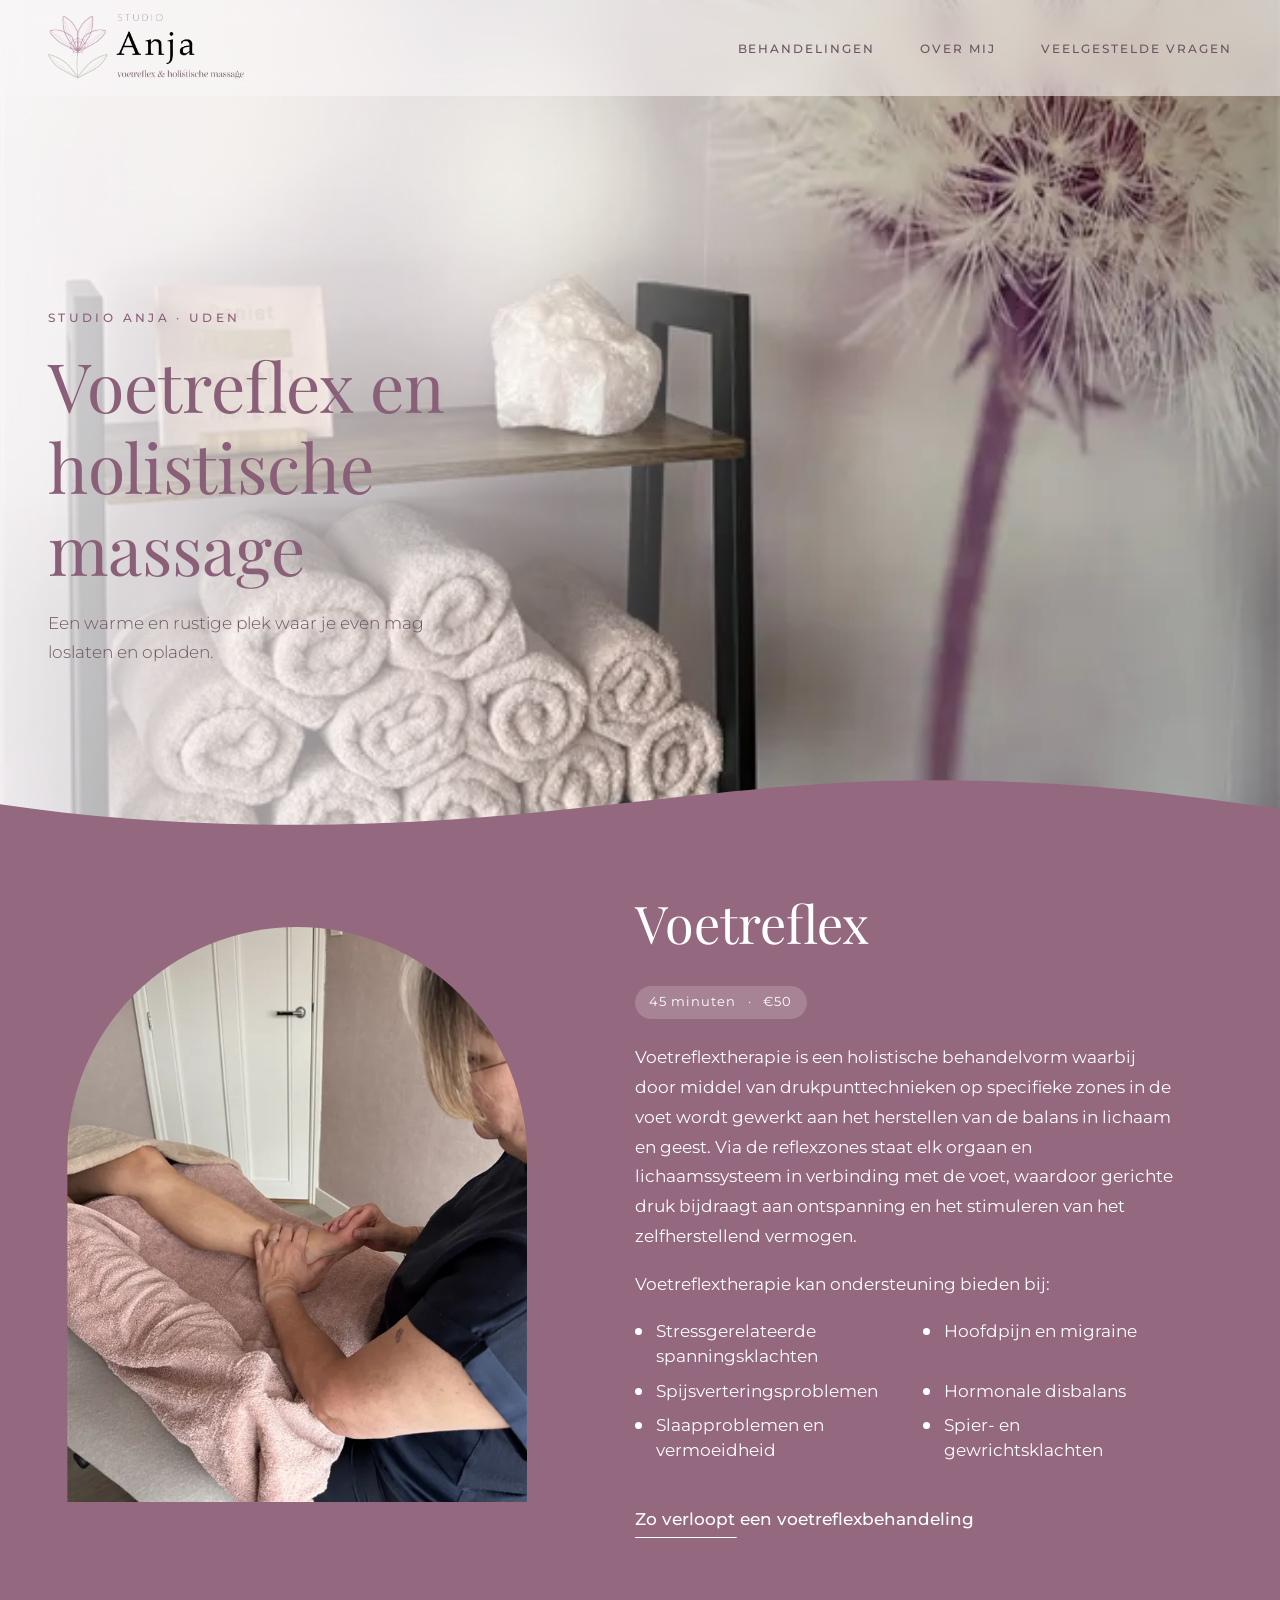
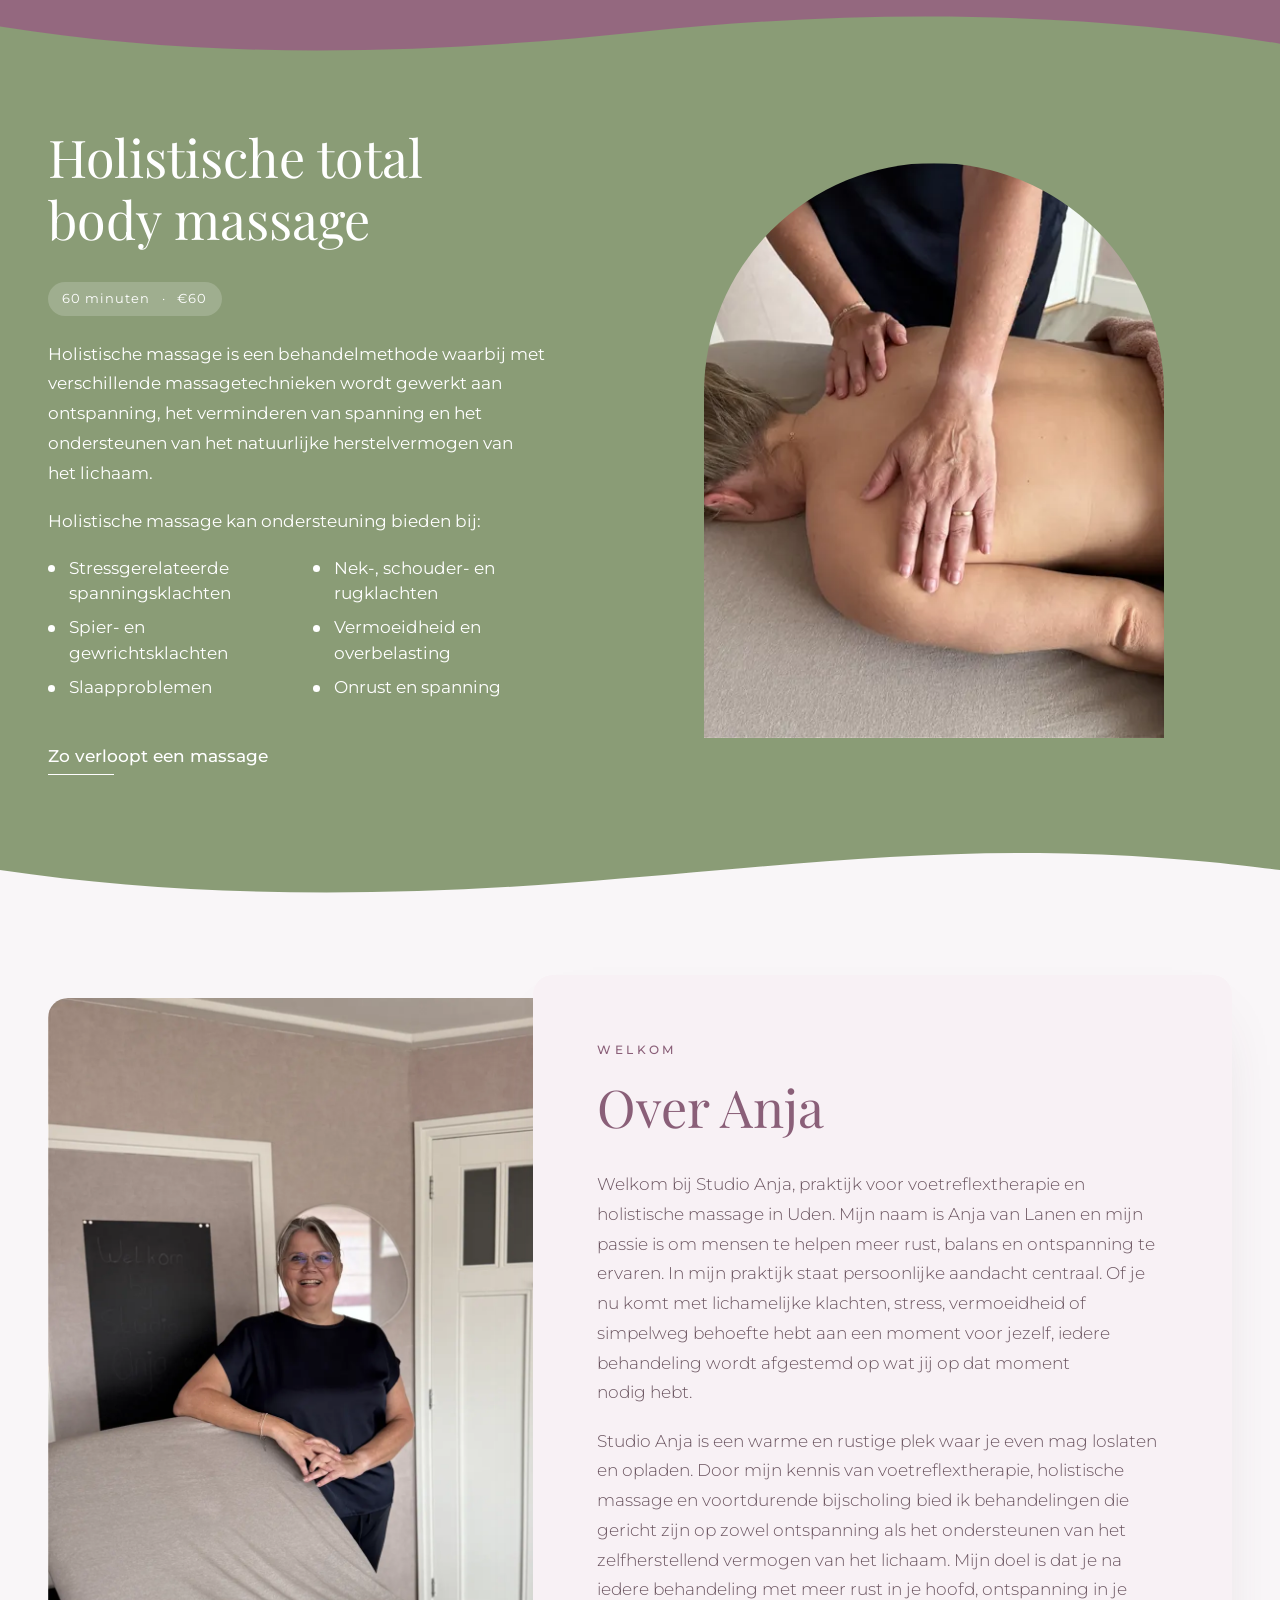
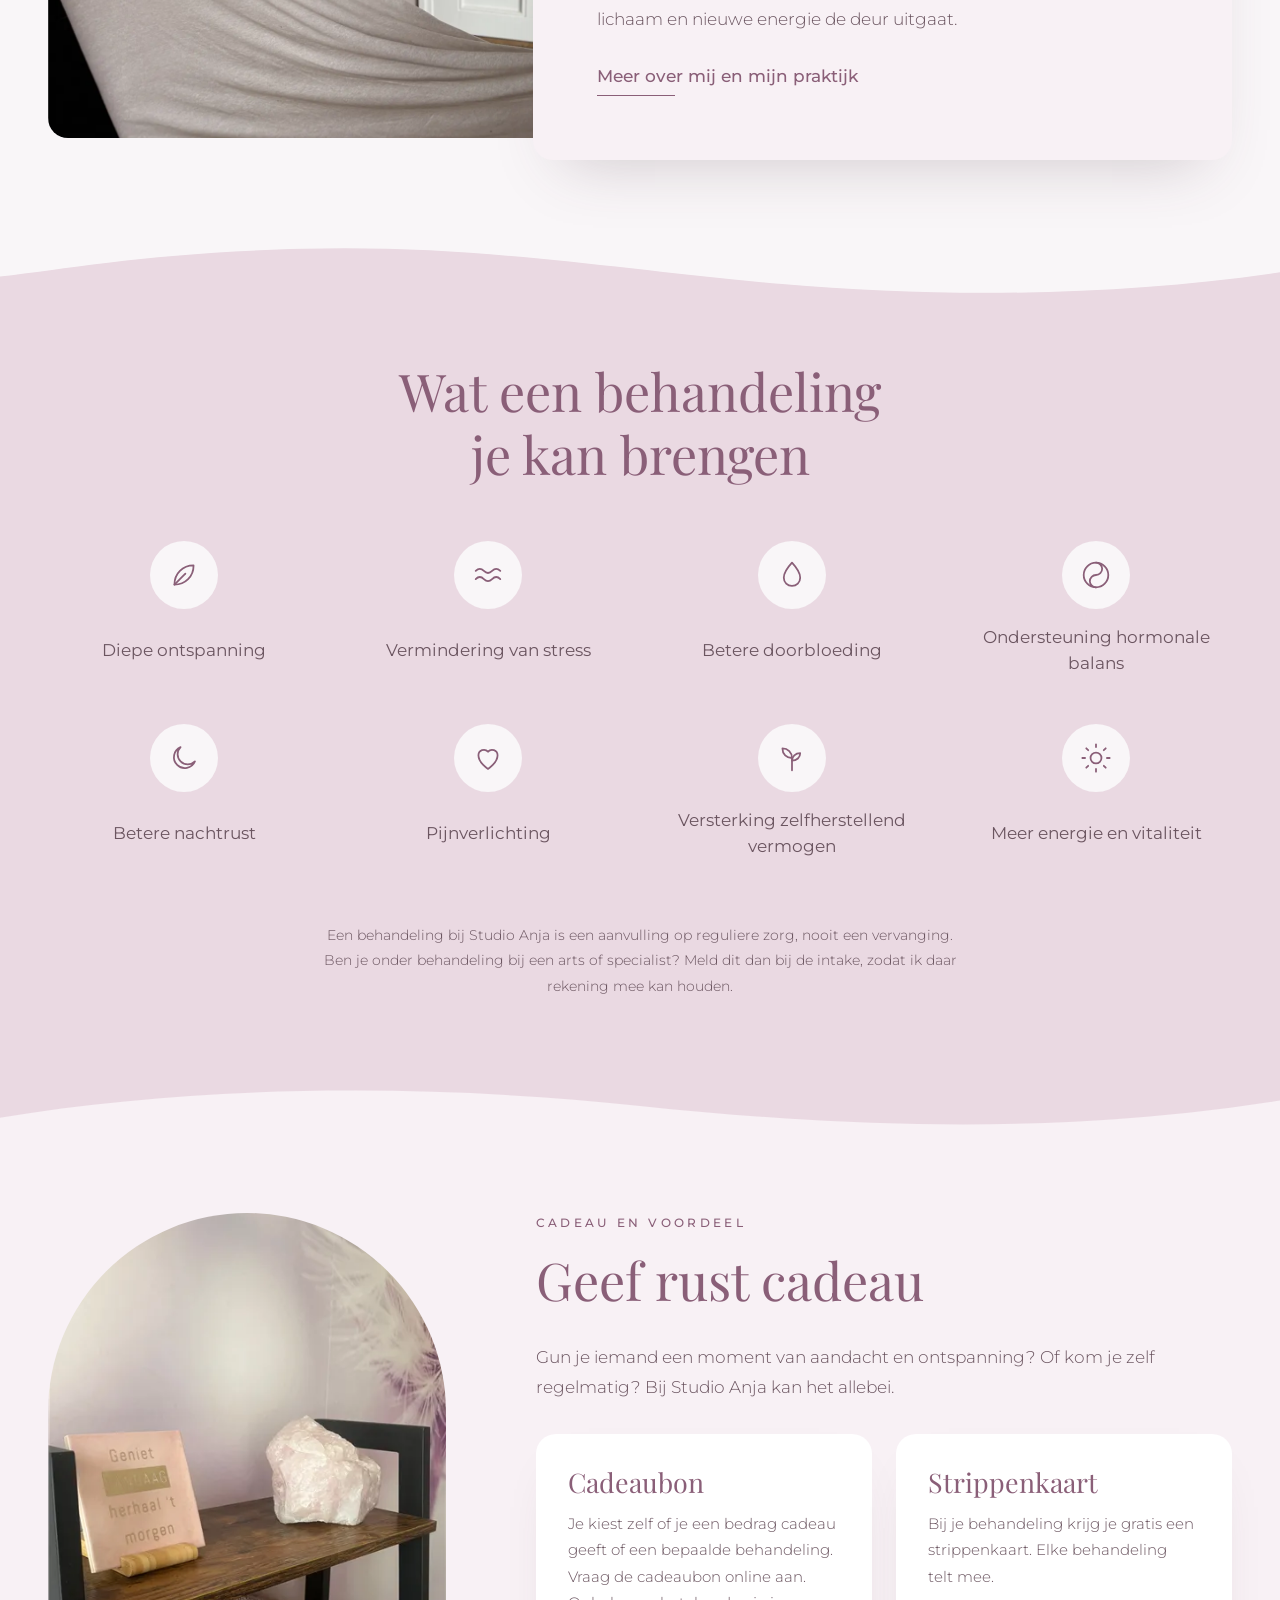
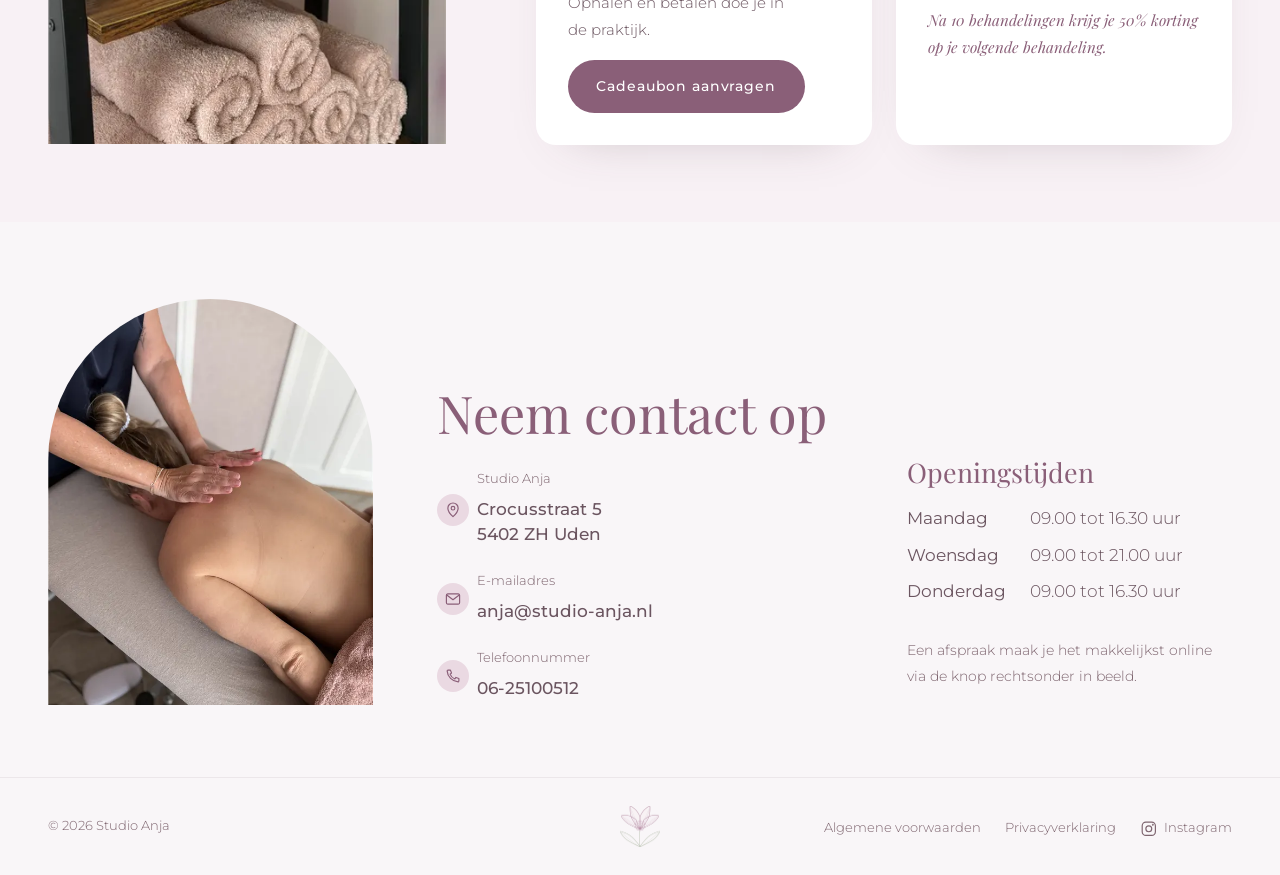
<file: index.html>
<!doctype html>
<html lang="nl">
<head>
  <meta charset="utf-8">
  <meta name="viewport" content="width=device-width, initial-scale=1">

  <!-- Titel en omschrijving: dit ziet iemand in de zoekresultaten van Google -->
  <title>Voetreflextherapie en holistische massage in Uden | Studio Anja</title>
  <meta name="description" content="Studio Anja in Uden: voetreflextherapie en holistische total body massage voor ontspanning en balans. Persoonlijke aandacht, ook voor Maashorst en omgeving.">
  <link rel="canonical" href="https://studio-anja.nl/">

  <!-- Hoe de pagina eruitziet als je hem deelt via WhatsApp of social media -->
  <meta property="og:type" content="website">
  <meta property="og:locale" content="nl_NL">
  <meta property="og:site_name" content="Studio Anja">
  <meta property="og:title" content="Studio Anja: voetreflex en holistische massage in Uden">
  <meta property="og:description" content="Een warme, rustige praktijk in Uden waar je even mag loslaten en opladen.">
  <meta property="og:url" content="https://studio-anja.nl/">
  <meta property="og:image" content="https://studio-anja.nl/assets/img/studio-anja-praktijk-uden-breed-1200.webp">

  <!-- Icoontje in het browsertabblad -->
  <link rel="icon" href="assets/img/favicon-32.png" sizes="32x32" type="image/png">
  <link rel="apple-touch-icon" href="assets/img/favicon-180.png">
  <meta name="theme-color" content="#f9f6f8">

  <!-- Lettertypes staan op de website zelf (assets/fonts) -->
  <link rel="preload" href="assets/fonts/montserrat-latin.woff2" as="font" type="font/woff2" crossorigin>
  <link rel="preload" href="assets/fonts/playfair-display-latin.woff2" as="font" type="font/woff2" crossorigin>

  <link rel="stylesheet" href="assets/css/style.css">

  <!-- Laat de CSS meteen weten dat JavaScript werkt (voor het infaden) -->
  <script>document.documentElement.classList.add('js');</script>

  <!-- Gegevens voor Google: wie, wat, waar en wanneer open -->
  <script type="application/ld+json">
  {
    "@context": "https://schema.org",
    "@type": "HealthAndBeautyBusiness",
    "@id": "https://studio-anja.nl/#praktijk",
    "name": "Studio Anja",
    "description": "Praktijk voor voetreflextherapie en holistische total body massage in Uden.",
    "url": "https://studio-anja.nl/",
    "logo": "https://studio-anja.nl/assets/img/logo-studio-anja.webp",
    "image": "https://studio-anja.nl/assets/img/studio-anja-praktijk-uden-breed-1200.webp",
    "telephone": "+31625100512",
    "email": "anja@studio-anja.nl",
    "priceRange": "€50 - €90",
    "founder": {
      "@type": "Person",
      "name": "Anja van Lanen"
    },
    "address": {
      "@type": "PostalAddress",
      "streetAddress": "Crocusstraat 5",
      "postalCode": "5402 ZH",
      "addressLocality": "Uden",
      "addressRegion": "Noord-Brabant",
      "addressCountry": "NL"
    },
    "areaServed": [
      { "@type": "City", "name": "Uden" },
      { "@type": "AdministrativeArea", "name": "Gemeente Maashorst" },
      { "@type": "City", "name": "Volkel" },
      { "@type": "City", "name": "Odiliapeel" },
      { "@type": "City", "name": "Zeeland" },
      { "@type": "City", "name": "Schaijk" },
      { "@type": "City", "name": "Veghel" },
      { "@type": "City", "name": "Boekel" },
      { "@type": "City", "name": "Oss" }
    ],
    "openingHoursSpecification": [
      { "@type": "OpeningHoursSpecification", "dayOfWeek": ["Monday", "Thursday"], "opens": "09:00", "closes": "16:30" },
      { "@type": "OpeningHoursSpecification", "dayOfWeek": "Wednesday", "opens": "09:00", "closes": "21:00" }
    ],
    "sameAs": ["https://www.instagram.com/studioanja.nl/"]
  }
  </script>
</head>
<body class="pagina-home">

  <a class="skip-link" href="#inhoud">Ga naar de inhoud</a>

  <!-- ============ HEADER ============ -->
  <header class="site-header">
    <div class="container">
      <a class="logo" href="./" aria-label="Studio Anja, naar de homepage">
        <img src="assets/img/logo-studio-anja.webp" alt="Studio Anja, voetreflex en holistische massage" width="640" height="234">
      </a>

      <button class="menu-knop" type="button" aria-expanded="false" aria-controls="hoofdmenu">
        <span><span class="visually-hidden">Menu openen</span></span>
      </button>

      <nav class="site-nav" id="hoofdmenu" aria-label="Hoofdmenu">
        <ul class="menu">
          <li><a href="behandelingen/">Behandelingen</a></li>
          <li><a href="over-mij/">Over mij</a></li>
          <li><a href="veelgestelde-vragen/">Veelgestelde vragen</a></li>
        </ul>
      </nav>
    </div>
  </header>

  <!-- ============ INHOUD ============ -->
  <main id="inhoud">
    <!-- ===== Hero: grote foto bovenaan ===== -->
    <!-- <picture> kiest de juiste foto: liggend op brede schermen, staand op telefoons -->
    <section class="hero">
      <picture>
        <source media="(min-width: 701px)" srcset="assets/img/studio-anja-praktijk-uden-breed-1200.webp 1200w, assets/img/studio-anja-praktijk-uden-breed-2000.webp 2000w" sizes="100vw">
        <img class="hero__foto" src="assets/img/studio-anja-praktijk-uden-1600.webp" srcset="assets/img/studio-anja-praktijk-uden-800.webp 600w, assets/img/studio-anja-praktijk-uden-1600.webp 1200w" sizes="100vw" alt="Behandelruimte van Studio Anja met opgerolde roze handdoeken, een rozenkwarts en een grote paardenbloem op de muur" width="1200" height="1600" fetchpriority="high">
      </picture>

      <div class="container hero__tekst">
        <span class="bovenkop reveal">Studio Anja · Uden</span>
        <h1 class="reveal" style="--vertraging: .1s">Voetreflex en holistische massage</h1>
        <p class="reveal" style="--vertraging: .2s">Een warme en rustige plek waar je even mag loslaten en opladen.</p>
      </div>

      <svg class="golf" viewBox="0 0 1440 120" preserveAspectRatio="none" style="--naar: var(--mauve-diep)" aria-hidden="true"><path d="M0,70 C180,115 380,118 560,92 C760,62 900,18 1100,26 C1260,32 1360,62 1440,78 L1440,120 L0,120 Z"/></svg>
    </section>

    <!-- ===== Voetreflex ===== -->
    <section class="behandeling behandeling--mauve" aria-labelledby="titel-voetreflex">
      <div class="container behandeling__grid">
        <div class="behandeling__foto boog reveal">
          <img src="assets/img/voetreflex-behandeling-uden-800.webp" srcset="assets/img/voetreflex-behandeling-uden-800.webp 600w, assets/img/voetreflex-behandeling-uden-1600.webp 1200w" sizes="(max-width: 800px) 340px, 460px" alt="Anja behandelt de voet van een cliënt tijdens een voetreflexbehandeling" width="600" height="800" loading="lazy">
        </div>

        <div class="behandeling__tekst reveal" style="--vertraging: .15s">
          <h2 id="titel-voetreflex">Voetreflex</h2>
          <p class="label-prijs"><span>45 minuten</span><span aria-hidden="true">·</span><span>€50</span></p>
          <p>Voetreflextherapie is een holistische behandelvorm waarbij door middel van drukpunttechnieken op specifieke zones in de voet wordt gewerkt aan het herstellen van de balans in lichaam en geest. Via de reflexzones staat elk orgaan en lichaamssysteem in verbinding met de voet, waardoor gerichte druk bijdraagt aan ontspanning en het stimuleren van het zelfherstellend vermogen.</p>
          <p>Voetreflextherapie kan ondersteuning bieden bij:</p>
          <ul class="lijst-zacht">
            <li>Stressgerelateerde spanningsklachten</li>
            <li>Hoofdpijn en migraine</li>
            <li>Spijsverteringsproblemen</li>
            <li>Hormonale disbalans</li>
            <li>Slaapproblemen en vermoeidheid</li>
            <li>Spier- en gewrichtsklachten</li>
          </ul>
          <a class="link-pijl" href="behandelingen/#voetreflex">Zo verloopt een voetreflexbehandeling</a>
        </div>
      </div>
    </section>

    <svg class="golf golf--gespiegeld" viewBox="0 0 1440 120" preserveAspectRatio="none" style="--van: var(--mauve-diep); --naar: var(--salie-diep)" aria-hidden="true"><path d="M0,80 C220,20 470,14 720,58 C960,100 1200,112 1440,48 L1440,120 L0,120 Z"/></svg>

    <!-- ===== Holistische total body massage ===== -->
    <section class="behandeling behandeling--salie" aria-labelledby="titel-massage">
      <div class="container behandeling__grid">
        <div class="behandeling__foto boog reveal">
          <img src="assets/img/holistische-massage-uden-800.webp" srcset="assets/img/holistische-massage-uden-800.webp 800w, assets/img/holistische-massage-uden-1600.webp 1600w" sizes="(max-width: 800px) 340px, 460px" alt="Anja masseert met beide handen de rug van een cliënt tijdens een holistische total body massage" width="800" height="600" loading="lazy" style="object-position: 62% 50%">
        </div>

        <div class="behandeling__tekst reveal" style="--vertraging: .15s">
          <h2 id="titel-massage">Holistische total body massage</h2>
          <p class="label-prijs"><span>60 minuten</span><span aria-hidden="true">·</span><span>€60</span></p>
          <p>Holistische massage is een behandelmethode waarbij met verschillende massagetechnieken wordt gewerkt aan ontspanning, het verminderen van spanning en het ondersteunen van het natuurlijke herstelvermogen van het lichaam.</p>
          <p>Holistische massage kan ondersteuning bieden bij:</p>
          <ul class="lijst-zacht">
            <li>Stressgerelateerde spanningsklachten</li>
            <li>Nek-, schouder- en rugklachten</li>
            <li>Spier- en gewrichtsklachten</li>
            <li>Vermoeidheid en overbelasting</li>
            <li>Slaapproblemen</li>
            <li>Onrust en spanning</li>
          </ul>
          <a class="link-pijl" href="behandelingen/#massage">Zo verloopt een massage</a>
        </div>
      </div>
    </section>

    <svg class="golf" viewBox="0 0 1440 120" preserveAspectRatio="none" style="--van: var(--salie-diep); --naar: var(--bg)" aria-hidden="true"><path d="M0,60 C200,110 420,112 640,84 C860,56 1020,20 1220,30 C1330,36 1400,52 1440,60 L1440,120 L0,120 Z"/></svg>

    <!-- ===== Over Anja ===== -->
    <section class="sectie intro-anja" aria-labelledby="titel-anja">
      <div class="container intro-anja__grid">
        <div class="intro-anja__foto reveal">
          <img src="assets/img/anja-van-lanen-praktijk-800.webp" srcset="assets/img/anja-van-lanen-praktijk-800.webp 600w, assets/img/anja-van-lanen-praktijk-1600.webp 1200w" sizes="(max-width: 800px) 90vw, 50vw" alt="Anja van Lanen staat lachend achter de behandeltafel in haar praktijk in Uden" width="600" height="800" loading="lazy">
        </div>

        <div class="intro-anja__kaart reveal" style="--vertraging: .15s">
          <span class="bovenkop">Welkom</span>
          <h2 id="titel-anja">Over Anja</h2>
          <p>Welkom bij Studio Anja, praktijk voor voetreflextherapie en holistische massage in Uden. Mijn naam is Anja van Lanen en mijn passie is om mensen te helpen meer rust, balans en ontspanning te ervaren. In mijn praktijk staat persoonlijke aandacht centraal. Of je nu komt met lichamelijke klachten, stress, vermoeidheid of simpelweg behoefte hebt aan een moment voor jezelf, iedere behandeling wordt afgestemd op wat jij op dat moment nodig hebt.</p>
          <p>Studio Anja is een warme en rustige plek waar je even mag loslaten en opladen. Door mijn kennis van voetreflextherapie, holistische massage en voortdurende bijscholing bied ik behandelingen die gericht zijn op zowel ontspanning als het ondersteunen van het zelfherstellend vermogen van het lichaam. Mijn doel is dat je na iedere behandeling met meer rust in je hoofd, ontspanning in je lichaam en nieuwe energie de deur uitgaat.</p>
          <a class="link-pijl" href="over-mij/">Meer over mij en mijn praktijk</a>
        </div>
      </div>
    </section>

    <svg class="golf golf--gespiegeld" viewBox="0 0 1440 120" preserveAspectRatio="none" style="--van: var(--bg); --naar: var(--mauve-zacht)" aria-hidden="true"><path d="M0,70 C180,115 380,118 560,92 C760,62 900,18 1100,26 C1260,32 1360,62 1440,78 L1440,120 L0,120 Z"/></svg>

    <!-- ===== Voordelen ===== -->
    <section class="sectie voordelen" aria-labelledby="titel-voordelen" style="padding-top: clamp(2rem, 5vw, 4rem)">
      <div class="container">
        <div class="voordelen__intro reveal">
          <h2 id="titel-voordelen">Wat een behandeling je kan brengen</h2>
        </div>

        <ul class="voordelen__lijst">
          <li class="reveal">
            <svg viewBox="0 0 24 24" aria-hidden="true"><path d="M5 19c0-8 6-14 14-14 0 8-6 14-14 14z"/><path d="M5 19l8-8"/></svg>
            Diepe ontspanning
          </li>
          <li class="reveal" style="--vertraging: .08s">
            <svg viewBox="0 0 24 24" aria-hidden="true"><path d="M3 9c2-2 4-2 6 0s4 2 6 0 4-2 6 0"/><path d="M3 15c2-2 4-2 6 0s4 2 6 0 4-2 6 0"/></svg>
            Vermindering van stress
          </li>
          <li class="reveal" style="--vertraging: .16s">
            <svg viewBox="0 0 24 24" aria-hidden="true"><path d="M12 3s6 6.5 6 11a6 6 0 0 1-12 0c0-4.5 6-11 6-11z"/></svg>
            Betere doorbloeding
          </li>
          <li class="reveal" style="--vertraging: .24s">
            <svg viewBox="0 0 24 24" aria-hidden="true"><circle cx="12" cy="12" r="9"/><path d="M12 3a4.5 4.5 0 0 1 0 9 4.5 4.5 0 0 0 0 9"/></svg>
            Ondersteuning hormonale balans
          </li>
          <li class="reveal">
            <svg viewBox="0 0 24 24" aria-hidden="true"><path d="M20 14.5A8 8 0 1 1 9.5 4a6.5 6.5 0 0 0 10.5 10.5z"/></svg>
            Betere nachtrust
          </li>
          <li class="reveal" style="--vertraging: .08s">
            <svg viewBox="0 0 24 24" aria-hidden="true"><path d="M12 20s-7-4.4-7-10a4 4 0 0 1 7-2.6A4 4 0 0 1 19 10c0 5.6-7 10-7 10z"/></svg>
            Pijnverlichting
          </li>
          <li class="reveal" style="--vertraging: .16s">
            <svg viewBox="0 0 24 24" aria-hidden="true"><path d="M12 21v-9"/><path d="M12 12C12 8 9 5 5 5c0 4 3 7 7 7z"/><path d="M12 14c0-3 2.5-5.5 6-5.5 0 3-2.5 5.5-6 5.5z"/></svg>
            Versterking zelfherstellend vermogen
          </li>
          <li class="reveal" style="--vertraging: .24s">
            <svg viewBox="0 0 24 24" aria-hidden="true"><circle cx="12" cy="12" r="4"/><path d="M12 2v2M12 20v2M2 12h2M20 12h2M4.9 4.9l1.4 1.4M17.7 17.7l1.4 1.4M4.9 19.1l1.4-1.4M17.7 6.3l1.4-1.4"/></svg>
            Meer energie en vitaliteit
          </li>
        </ul>

        <p class="voordelen__noot reveal">Een behandeling bij Studio Anja is een aanvulling op reguliere zorg, nooit een vervanging. Ben je onder behandeling bij een arts of specialist? Meld dit dan bij de intake, zodat ik daar rekening mee kan houden.</p>
      </div>
    </section>

    <svg class="golf" viewBox="0 0 1440 120" preserveAspectRatio="none" style="--van: var(--mauve-zacht); --naar: var(--bg-roze)" aria-hidden="true"><path d="M0,80 C220,20 470,14 720,58 C960,100 1200,112 1440,48 L1440,120 L0,120 Z"/></svg>

    <!-- ===== Cadeaubon en strippenkaart ===== -->
    <section class="sectie cadeau" aria-labelledby="titel-cadeau" style="background: var(--bg-roze)">
      <div class="container cadeau__grid">
        <div class="cadeau__foto boog reveal">
          <img src="assets/img/cadeaubon-geniet-vandaag-800.webp" srcset="assets/img/cadeaubon-geniet-vandaag-800.webp 450w, assets/img/cadeaubon-geniet-vandaag-1600.webp 900w" sizes="400px" alt="Tegeltje met de tekst 'Geniet vandaag, herhaal 't morgen' naast een rozenkwarts en opgerolde handdoeken" width="450" height="800" loading="lazy">
        </div>

        <div>
          <div class="reveal">
            <span class="bovenkop">Cadeau en voordeel</span>
            <h2 id="titel-cadeau">Geef rust cadeau</h2>
            <p>Gun je iemand een moment van aandacht en ontspanning? Of kom je zelf regelmatig? Bij Studio Anja kan het allebei.</p>
          </div>

          <div class="cadeau__kaarten">
            <article class="kaart reveal" style="--vertraging: .1s">
              <h3>Cadeaubon</h3>
              <p>Je kiest zelf of je een bedrag cadeau geeft of een bepaalde behandeling. Vraag de cadeaubon online aan. Ophalen en betalen doe je in de praktijk.</p>
              <a class="knop" href="https://afspraak.studio-anja.nl/cadeaubon" target="_blank" rel="noopener">Cadeaubon aanvragen<span class="visually-hidden"> (opent in een nieuw tabblad)</span></a>
            </article>

            <article class="kaart reveal" style="--vertraging: .2s">
              <h3>Strippenkaart</h3>
              <p>Bij je behandeling krijg je gratis een strippenkaart. Elke behandeling telt mee.</p>
              <p class="kaart__accent">Na 10 behandelingen krijg je 50% korting op je volgende behandeling.</p>
            </article>
          </div>
        </div>
      </div>
    </section>
  </main>

  <!-- ============ FOOTER ============ -->
  <footer>
    <section class="contact" aria-labelledby="contact-titel">
      <div class="container contact__grid">
        <div class="contact__foto boog reveal">
          <img src="assets/img/massage-contact-800.webp" alt="Anja masseert de rug van een cliënt tijdens een holistische massage" width="600" height="800" loading="lazy">
        </div>

        <div class="reveal" style="--vertraging: .1s">
          <h2 id="contact-titel">Neem contact op</h2>
          <ul class="contact-lijst">
            <li>
              <svg class="icoon" viewBox="0 0 24 24" aria-hidden="true"><path d="M12 21s-7-6.2-7-11.5a7 7 0 0 1 14 0C19 14.8 12 21 12 21z"/><circle cx="12" cy="9.5" r="2.5"/></svg>
              <span><span class="label">Studio Anja</span><a href="https://www.google.com/maps/search/?api=1&amp;query=Studio+Anja%2C+Crocusstraat+5%2C+5402+ZH+Uden" target="_blank" rel="noopener">Crocusstraat 5<br>5402 ZH Uden<span class="visually-hidden"> (opent Google Maps in een nieuw tabblad)</span></a></span>
            </li>
            <li>
              <svg class="icoon" viewBox="0 0 24 24" aria-hidden="true"><rect x="3" y="5" width="18" height="14" rx="2"/><path d="m3.5 6.5 8.5 6.5 8.5-6.5"/></svg>
              <span><span class="label">E-mailadres</span><a href="mailto:anja@studio-anja.nl">anja@studio-anja.nl</a></span>
            </li>
            <li>
              <svg class="icoon" viewBox="0 0 24 24" aria-hidden="true"><path d="M5 4h3.5L10 8 8 9.5a11 11 0 0 0 6.5 6.5L16 14l4 1.5V19a1 1 0 0 1-1 1A16 16 0 0 1 4 5a1 1 0 0 1 1-1z"/></svg>
              <span><span class="label">Telefoonnummer</span><a href="tel:+31625100512">06-25100512</a></span>
            </li>
          </ul>
        </div>

        <div class="reveal" style="--vertraging: .2s">
          <h3>Openingstijden</h3>
          <dl class="openingstijden">
            <dt>Maandag</dt><dd>09.00 tot 16.30 uur</dd>
            <dt>Woensdag</dt><dd>09.00 tot 21.00 uur</dd>
            <dt>Donderdag</dt><dd>09.00 tot 16.30 uur</dd>
          </dl>
          <p class="contact__tip">Een afspraak maak je het makkelijkst online via de knop rechtsonder in beeld.</p>
        </div>
      </div>
    </section>

    <div class="footer-onder">
      <div class="container">
        <p style="margin:0">© 2026 Studio Anja</p>
        <img src="assets/img/klaproos.webp" alt="" width="320" height="334" loading="lazy">
        <ul class="footer-links">
          <li><a href="algemene-voorwaarden/">Algemene voorwaarden</a></li>
          <li><a href="privacyverklaring/">Privacyverklaring</a></li>
          <li>
            <a href="https://www.instagram.com/studioanja.nl/" rel="noopener">
              <svg viewBox="0 0 24 24" aria-hidden="true"><rect x="3" y="3" width="18" height="18" rx="5"/><circle cx="12" cy="12" r="4"/><circle cx="17.5" cy="6.5" r=".5"/></svg>
              Instagram
            </a>
          </li>
        </ul>
      </div>
    </div>
  </footer>

  <script src="assets/js/main.js" defer></script>

  <!-- Boekknop rechtsonder: opent de eigen afsprakenomgeving in een venster -->
  <script src="https://afspraak.studio-anja.nl/widget.js" defer></script>
</body>
</html>
</file>
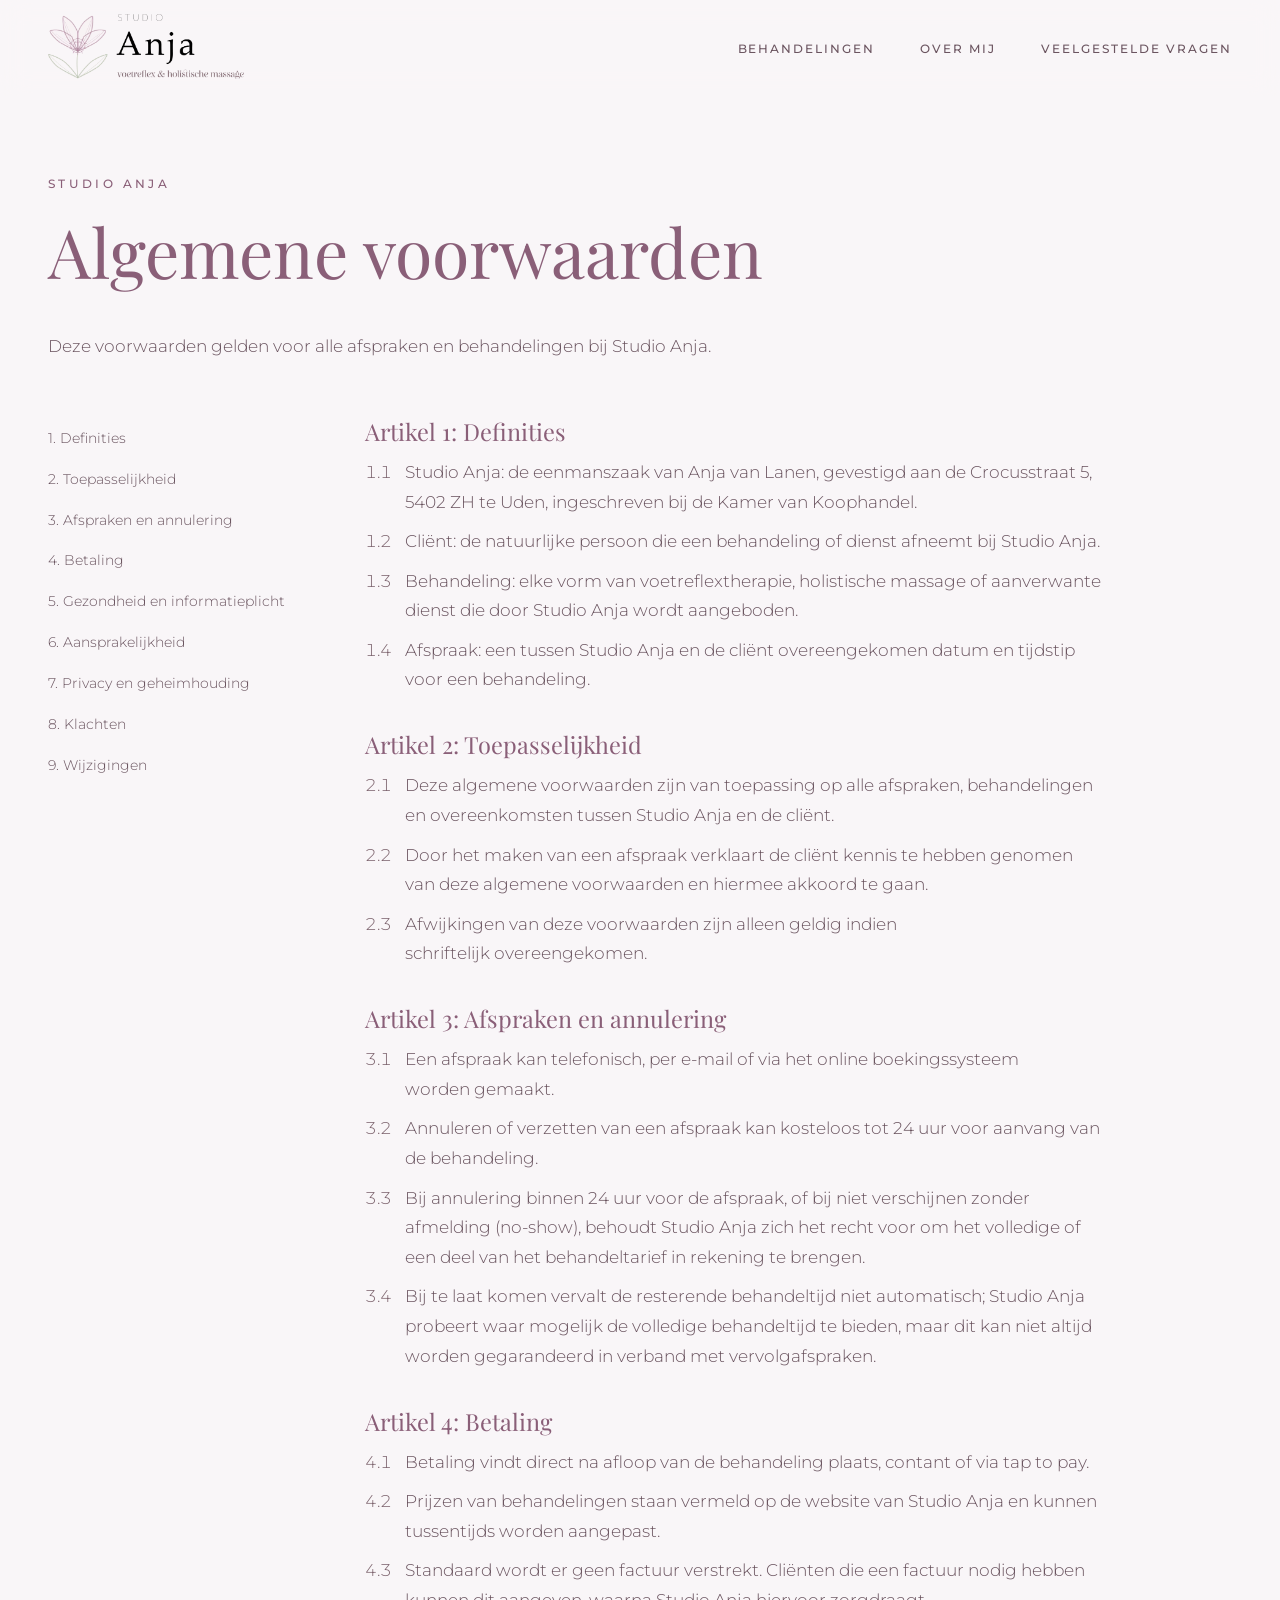
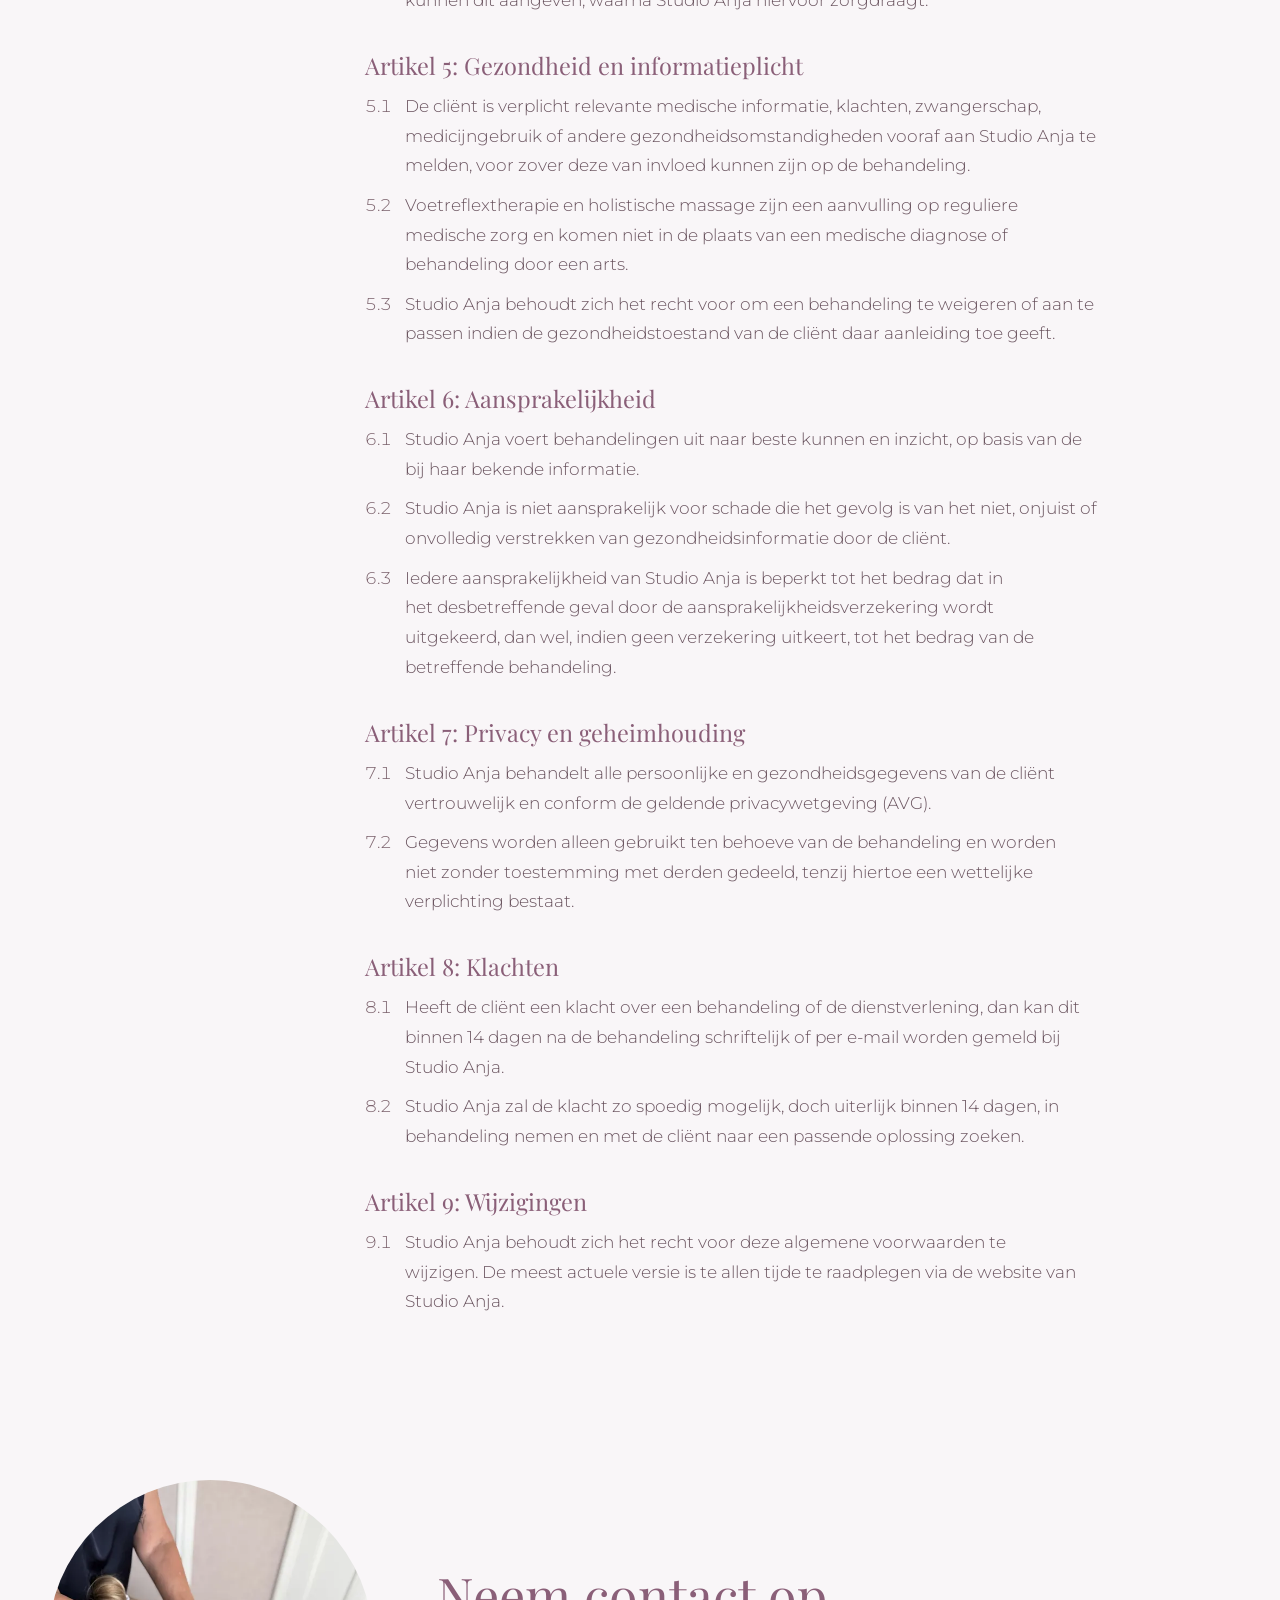
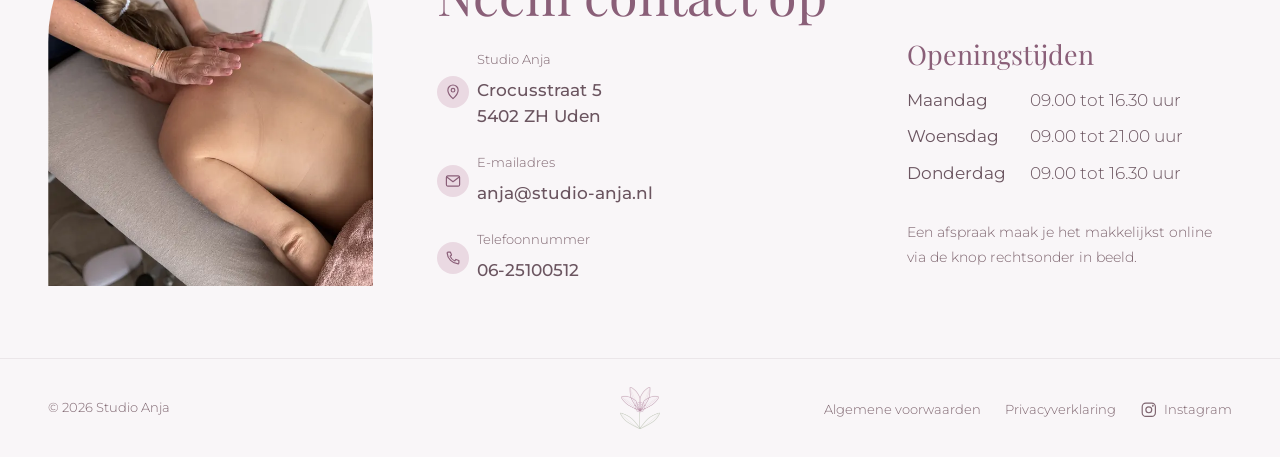
<file: algemene-voorwaarden/index.html>
<!doctype html>
<html lang="nl">
<head>
  <meta charset="utf-8">
  <meta name="viewport" content="width=device-width, initial-scale=1">

  <!-- Titel en omschrijving: dit ziet iemand in de zoekresultaten van Google -->
  <title>Algemene voorwaarden | Studio Anja Uden</title>
  <meta name="description" content="De algemene voorwaarden van Studio Anja, praktijk voor voetreflextherapie en holistische massage in Uden: afspraken, annuleren, betalen en privacy.">
  <link rel="canonical" href="https://studio-anja.nl/algemene-voorwaarden/">

  <!-- Hoe de pagina eruitziet als je hem deelt via WhatsApp of social media -->
  <meta property="og:type" content="website">
  <meta property="og:locale" content="nl_NL">
  <meta property="og:site_name" content="Studio Anja">
  <meta property="og:title" content="Algemene voorwaarden | Studio Anja">
  <meta property="og:description" content="De algemene voorwaarden van Studio Anja, praktijk voor voetreflextherapie en holistische massage in Uden: afspraken, annuleren, betalen en privacy.">
  <meta property="og:url" content="https://studio-anja.nl/algemene-voorwaarden/">
  <meta property="og:image" content="https://studio-anja.nl/assets/img/studio-anja-praktijk-uden-breed-1200.webp">

  <!-- Icoontje in het browsertabblad -->
  <link rel="icon" href="../assets/img/favicon-32.png" sizes="32x32" type="image/png">
  <link rel="apple-touch-icon" href="../assets/img/favicon-180.png">
  <meta name="theme-color" content="#f9f6f8">

  <!-- Lettertypes staan op de website zelf (assets/fonts) -->
  <link rel="preload" href="../assets/fonts/montserrat-latin.woff2" as="font" type="font/woff2" crossorigin>
  <link rel="preload" href="../assets/fonts/playfair-display-latin.woff2" as="font" type="font/woff2" crossorigin>

  <link rel="stylesheet" href="../assets/css/style.css">

  <!-- Laat de CSS meteen weten dat JavaScript werkt (voor het infaden) -->
  <script>document.documentElement.classList.add('js');</script>
</head>
<body class="pagina-algemene-voorwaarden">

  <a class="skip-link" href="#inhoud">Ga naar de inhoud</a>

  <!-- ============ HEADER ============ -->
  <header class="site-header">
    <div class="container">
      <a class="logo" href="../" aria-label="Studio Anja, naar de homepage">
        <img src="../assets/img/logo-studio-anja.webp" alt="Studio Anja, voetreflex en holistische massage" width="640" height="234">
      </a>

      <button class="menu-knop" type="button" aria-expanded="false" aria-controls="hoofdmenu">
        <span><span class="visually-hidden">Menu openen</span></span>
      </button>

      <nav class="site-nav" id="hoofdmenu" aria-label="Hoofdmenu">
        <ul class="menu">
          <li><a href="../behandelingen/">Behandelingen</a></li>
          <li><a href="../over-mij/">Over mij</a></li>
          <li><a href="../veelgestelde-vragen/">Veelgestelde vragen</a></li>
        </ul>
      </nav>
    </div>
  </header>

  <!-- ============ INHOUD ============ -->
  <main id="inhoud">
    <section class="sectie" aria-labelledby="titel-voorwaarden">
      <div class="container">
        <header class="reveal" style="max-width: 46rem; margin-bottom: clamp(2rem, 5vw, 3.5rem)">
          <span class="bovenkop">Studio Anja</span>
          <h1 id="titel-voorwaarden">Algemene voorwaarden</h1>
          <p>Deze voorwaarden gelden voor alle afspraken en behandelingen bij Studio Anja.</p>
        </header>

        <div class="voorwaarden">
          <!-- Inhoudsopgave: blijft op grote schermen in beeld tijdens het lezen -->
          <nav class="voorwaarden__inhoud" aria-label="Inhoud">
            <ol>
              <li><a href="#artikel-1">1. Definities</a></li>
              <li><a href="#artikel-2">2. Toepasselijkheid</a></li>
              <li><a href="#artikel-3">3. Afspraken en annulering</a></li>
              <li><a href="#artikel-4">4. Betaling</a></li>
              <li><a href="#artikel-5">5. Gezondheid en informatieplicht</a></li>
              <li><a href="#artikel-6">6. Aansprakelijkheid</a></li>
              <li><a href="#artikel-7">7. Privacy en geheimhouding</a></li>
              <li><a href="#artikel-8">8. Klachten</a></li>
              <li><a href="#artikel-9">9. Wijzigingen</a></li>
            </ol>
          </nav>

          <div>
            <article class="artikel" id="artikel-1">
              <h2>Artikel 1: Definities</h2>
              <p><span>1.1</span><span>Studio Anja: de eenmanszaak van Anja van Lanen, gevestigd aan de Crocusstraat 5, 5402 ZH te Uden, ingeschreven bij de Kamer van Koophandel.</span></p>
              <p><span>1.2</span><span>Cliënt: de natuurlijke persoon die een behandeling of dienst afneemt bij Studio Anja.</span></p>
              <p><span>1.3</span><span>Behandeling: elke vorm van voetreflextherapie, holistische massage of aanverwante dienst die door Studio Anja wordt aangeboden.</span></p>
              <p><span>1.4</span><span>Afspraak: een tussen Studio Anja en de cliënt overeengekomen datum en tijdstip voor een behandeling.</span></p>
            </article>

            <article class="artikel" id="artikel-2">
              <h2>Artikel 2: Toepasselijkheid</h2>
              <p><span>2.1</span><span>Deze algemene voorwaarden zijn van toepassing op alle afspraken, behandelingen en overeenkomsten tussen Studio Anja en de cliënt.</span></p>
              <p><span>2.2</span><span>Door het maken van een afspraak verklaart de cliënt kennis te hebben genomen van deze algemene voorwaarden en hiermee akkoord te gaan.</span></p>
              <p><span>2.3</span><span>Afwijkingen van deze voorwaarden zijn alleen geldig indien schriftelijk overeengekomen.</span></p>
            </article>

            <article class="artikel" id="artikel-3">
              <h2>Artikel 3: Afspraken en annulering</h2>
              <p><span>3.1</span><span>Een afspraak kan telefonisch, per e-mail of via het online boekingssysteem worden gemaakt.</span></p>
              <p><span>3.2</span><span>Annuleren of verzetten van een afspraak kan kosteloos tot 24 uur voor aanvang van de behandeling.</span></p>
              <p><span>3.3</span><span>Bij annulering binnen 24 uur voor de afspraak, of bij niet verschijnen zonder afmelding (no-show), behoudt Studio Anja zich het recht voor om het volledige of een deel van het behandeltarief in rekening te brengen.</span></p>
              <p><span>3.4</span><span>Bij te laat komen vervalt de resterende behandeltijd niet automatisch; Studio Anja probeert waar mogelijk de volledige behandeltijd te bieden, maar dit kan niet altijd worden gegarandeerd in verband met vervolgafspraken.</span></p>
            </article>

            <article class="artikel" id="artikel-4">
              <h2>Artikel 4: Betaling</h2>
              <p><span>4.1</span><span>Betaling vindt direct na afloop van de behandeling plaats, contant of via tap to pay.</span></p>
              <p><span>4.2</span><span>Prijzen van behandelingen staan vermeld op de website van Studio Anja en kunnen tussentijds worden aangepast.</span></p>
              <p><span>4.3</span><span>Standaard wordt er geen factuur verstrekt. Cliënten die een factuur nodig hebben kunnen dit aangeven, waarna Studio Anja hiervoor zorgdraagt.</span></p>
            </article>

            <article class="artikel" id="artikel-5">
              <h2>Artikel 5: Gezondheid en informatieplicht</h2>
              <p><span>5.1</span><span>De cliënt is verplicht relevante medische informatie, klachten, zwangerschap, medicijngebruik of andere gezondheidsomstandigheden vooraf aan Studio Anja te melden, voor zover deze van invloed kunnen zijn op de behandeling.</span></p>
              <p><span>5.2</span><span>Voetreflextherapie en holistische massage zijn een aanvulling op reguliere medische zorg en komen niet in de plaats van een medische diagnose of behandeling door een arts.</span></p>
              <p><span>5.3</span><span>Studio Anja behoudt zich het recht voor om een behandeling te weigeren of aan te passen indien de gezondheidstoestand van de cliënt daar aanleiding toe geeft.</span></p>
            </article>

            <article class="artikel" id="artikel-6">
              <h2>Artikel 6: Aansprakelijkheid</h2>
              <p><span>6.1</span><span>Studio Anja voert behandelingen uit naar beste kunnen en inzicht, op basis van de bij haar bekende informatie.</span></p>
              <p><span>6.2</span><span>Studio Anja is niet aansprakelijk voor schade die het gevolg is van het niet, onjuist of onvolledig verstrekken van gezondheidsinformatie door de cliënt.</span></p>
              <p><span>6.3</span><span>Iedere aansprakelijkheid van Studio Anja is beperkt tot het bedrag dat in het desbetreffende geval door de aansprakelijkheidsverzekering wordt uitgekeerd, dan wel, indien geen verzekering uitkeert, tot het bedrag van de betreffende behandeling.</span></p>
            </article>

            <article class="artikel" id="artikel-7">
              <h2>Artikel 7: Privacy en geheimhouding</h2>
              <p><span>7.1</span><span>Studio Anja behandelt alle persoonlijke en gezondheidsgegevens van de cliënt vertrouwelijk en conform de geldende privacywetgeving (AVG).</span></p>
              <p><span>7.2</span><span>Gegevens worden alleen gebruikt ten behoeve van de behandeling en worden niet zonder toestemming met derden gedeeld, tenzij hiertoe een wettelijke verplichting bestaat.</span></p>
            </article>

            <article class="artikel" id="artikel-8">
              <h2>Artikel 8: Klachten</h2>
              <p><span>8.1</span><span>Heeft de cliënt een klacht over een behandeling of de dienstverlening, dan kan dit binnen 14 dagen na de behandeling schriftelijk of per e-mail worden gemeld bij Studio Anja.</span></p>
              <p><span>8.2</span><span>Studio Anja zal de klacht zo spoedig mogelijk, doch uiterlijk binnen 14 dagen, in behandeling nemen en met de cliënt naar een passende oplossing zoeken.</span></p>
            </article>

            <article class="artikel" id="artikel-9">
              <h2>Artikel 9: Wijzigingen</h2>
              <p><span>9.1</span><span>Studio Anja behoudt zich het recht voor deze algemene voorwaarden te wijzigen. De meest actuele versie is te allen tijde te raadplegen via de website van Studio Anja.</span></p>
            </article>
          </div>
        </div>
      </div>
    </section>
  </main>

  <!-- ============ FOOTER ============ -->
  <footer>
    <section class="contact" aria-labelledby="contact-titel">
      <div class="container contact__grid">
        <div class="contact__foto boog reveal">
          <img src="../assets/img/massage-contact-800.webp" alt="Anja masseert de rug van een cliënt tijdens een holistische massage" width="600" height="800" loading="lazy">
        </div>

        <div class="reveal" style="--vertraging: .1s">
          <h2 id="contact-titel">Neem contact op</h2>
          <ul class="contact-lijst">
            <li>
              <svg class="icoon" viewBox="0 0 24 24" aria-hidden="true"><path d="M12 21s-7-6.2-7-11.5a7 7 0 0 1 14 0C19 14.8 12 21 12 21z"/><circle cx="12" cy="9.5" r="2.5"/></svg>
              <span><span class="label">Studio Anja</span><a href="https://www.google.com/maps/search/?api=1&amp;query=Studio+Anja%2C+Crocusstraat+5%2C+5402+ZH+Uden" target="_blank" rel="noopener">Crocusstraat 5<br>5402 ZH Uden<span class="visually-hidden"> (opent Google Maps in een nieuw tabblad)</span></a></span>
            </li>
            <li>
              <svg class="icoon" viewBox="0 0 24 24" aria-hidden="true"><rect x="3" y="5" width="18" height="14" rx="2"/><path d="m3.5 6.5 8.5 6.5 8.5-6.5"/></svg>
              <span><span class="label">E-mailadres</span><a href="mailto:anja@studio-anja.nl">anja@studio-anja.nl</a></span>
            </li>
            <li>
              <svg class="icoon" viewBox="0 0 24 24" aria-hidden="true"><path d="M5 4h3.5L10 8 8 9.5a11 11 0 0 0 6.5 6.5L16 14l4 1.5V19a1 1 0 0 1-1 1A16 16 0 0 1 4 5a1 1 0 0 1 1-1z"/></svg>
              <span><span class="label">Telefoonnummer</span><a href="tel:+31625100512">06-25100512</a></span>
            </li>
          </ul>
        </div>

        <div class="reveal" style="--vertraging: .2s">
          <h3>Openingstijden</h3>
          <dl class="openingstijden">
            <dt>Maandag</dt><dd>09.00 tot 16.30 uur</dd>
            <dt>Woensdag</dt><dd>09.00 tot 21.00 uur</dd>
            <dt>Donderdag</dt><dd>09.00 tot 16.30 uur</dd>
          </dl>
          <p class="contact__tip">Een afspraak maak je het makkelijkst online via de knop rechtsonder in beeld.</p>
        </div>
      </div>
    </section>

    <div class="footer-onder">
      <div class="container">
        <p style="margin:0">© 2026 Studio Anja</p>
        <img src="../assets/img/klaproos.webp" alt="" width="320" height="334" loading="lazy">
        <ul class="footer-links">
          <li><a href="../algemene-voorwaarden/">Algemene voorwaarden</a></li>
          <li><a href="../privacyverklaring/">Privacyverklaring</a></li>
          <li>
            <a href="https://www.instagram.com/studioanja.nl/" rel="noopener">
              <svg viewBox="0 0 24 24" aria-hidden="true"><rect x="3" y="3" width="18" height="18" rx="5"/><circle cx="12" cy="12" r="4"/><circle cx="17.5" cy="6.5" r=".5"/></svg>
              Instagram
            </a>
          </li>
        </ul>
      </div>
    </div>
  </footer>

  <script src="../assets/js/main.js" defer></script>

  <!-- Boekknop rechtsonder: opent de eigen afsprakenomgeving in een venster -->
  <script src="https://afspraak.studio-anja.nl/widget.js" defer></script>
</body>
</html>
</file>
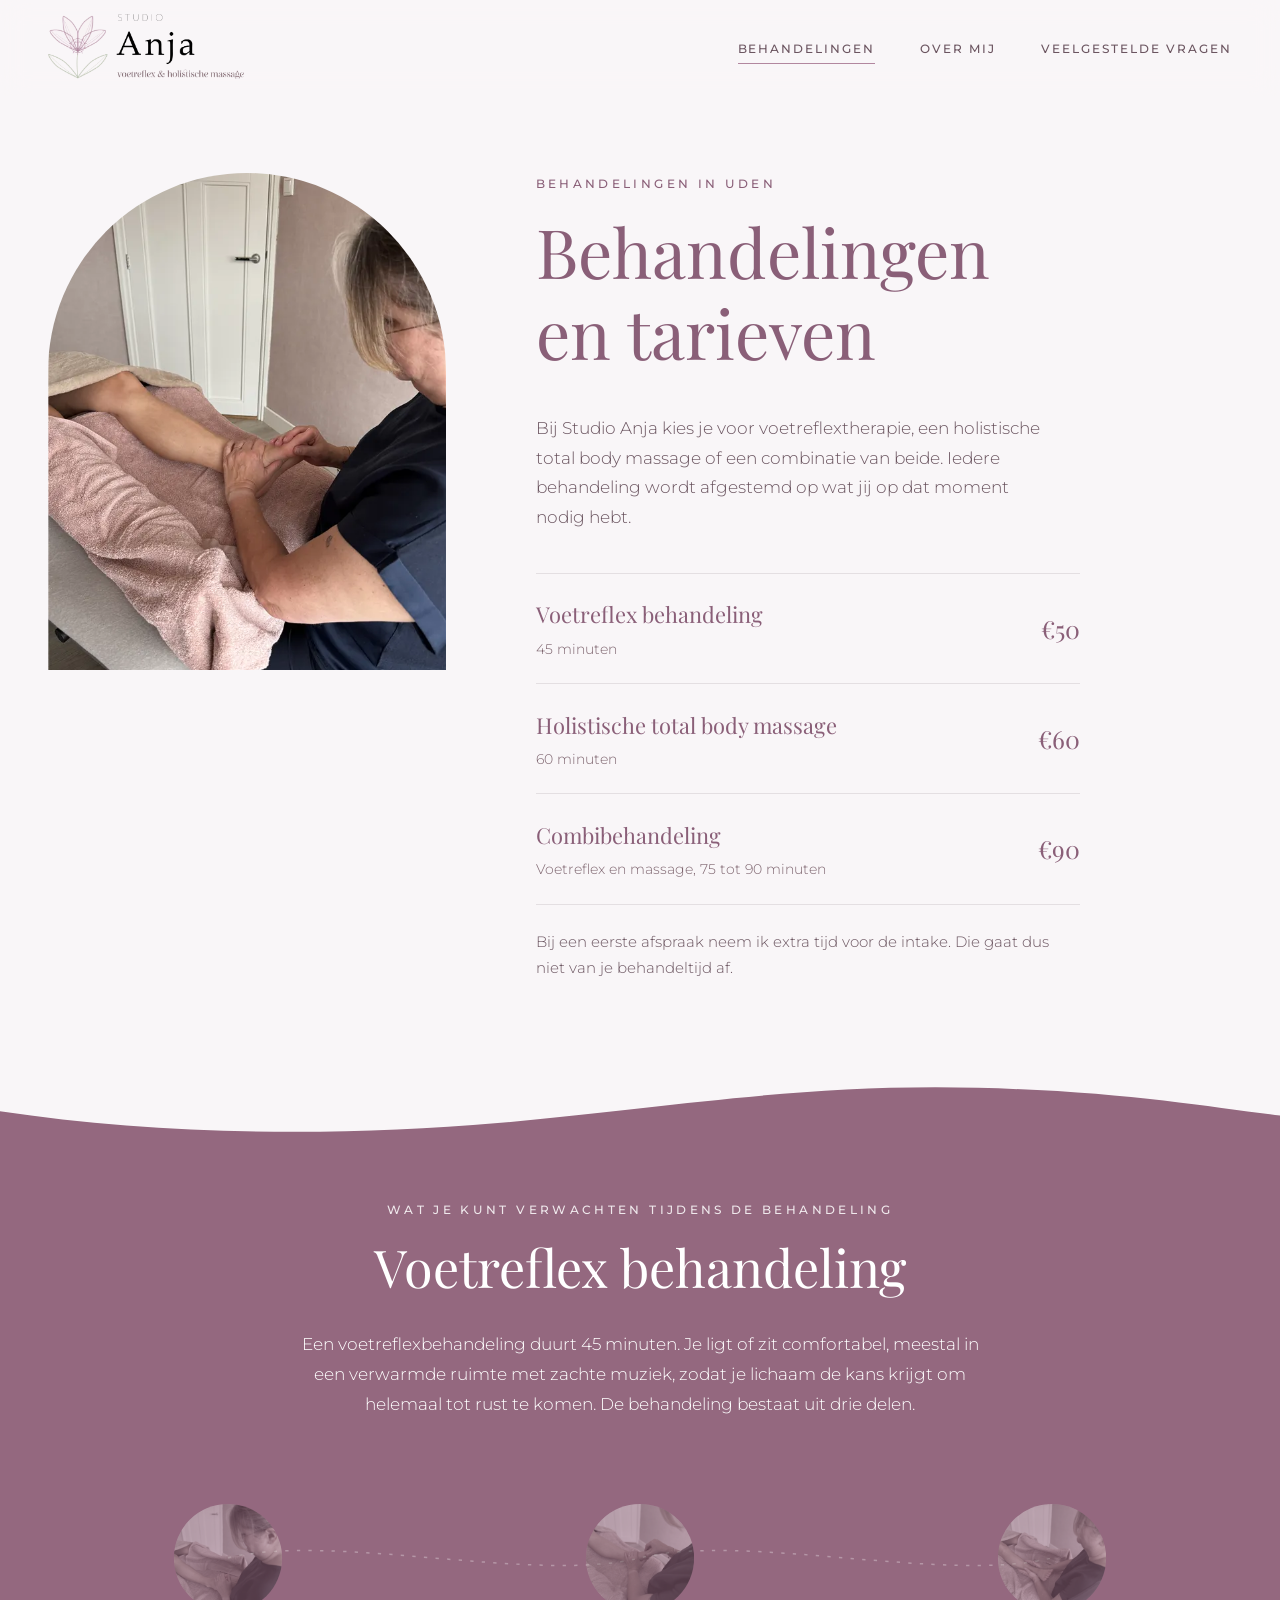
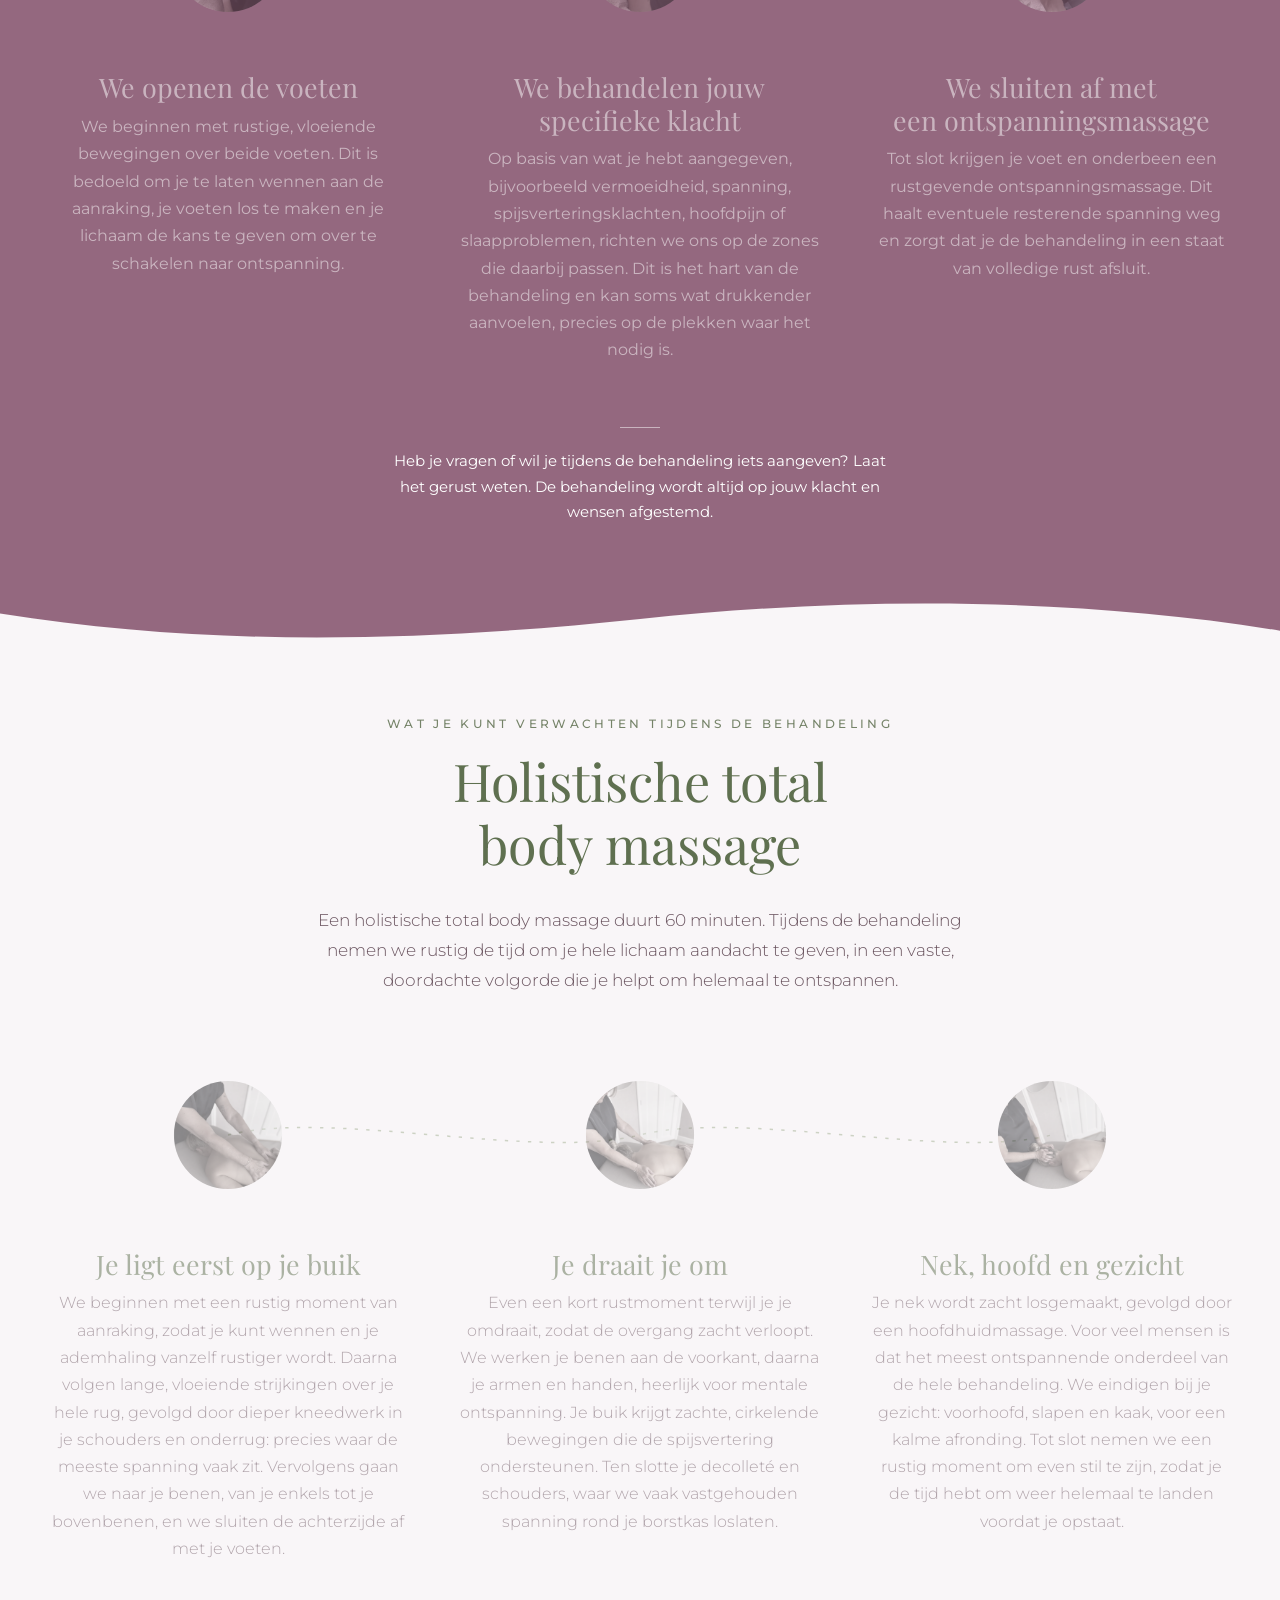
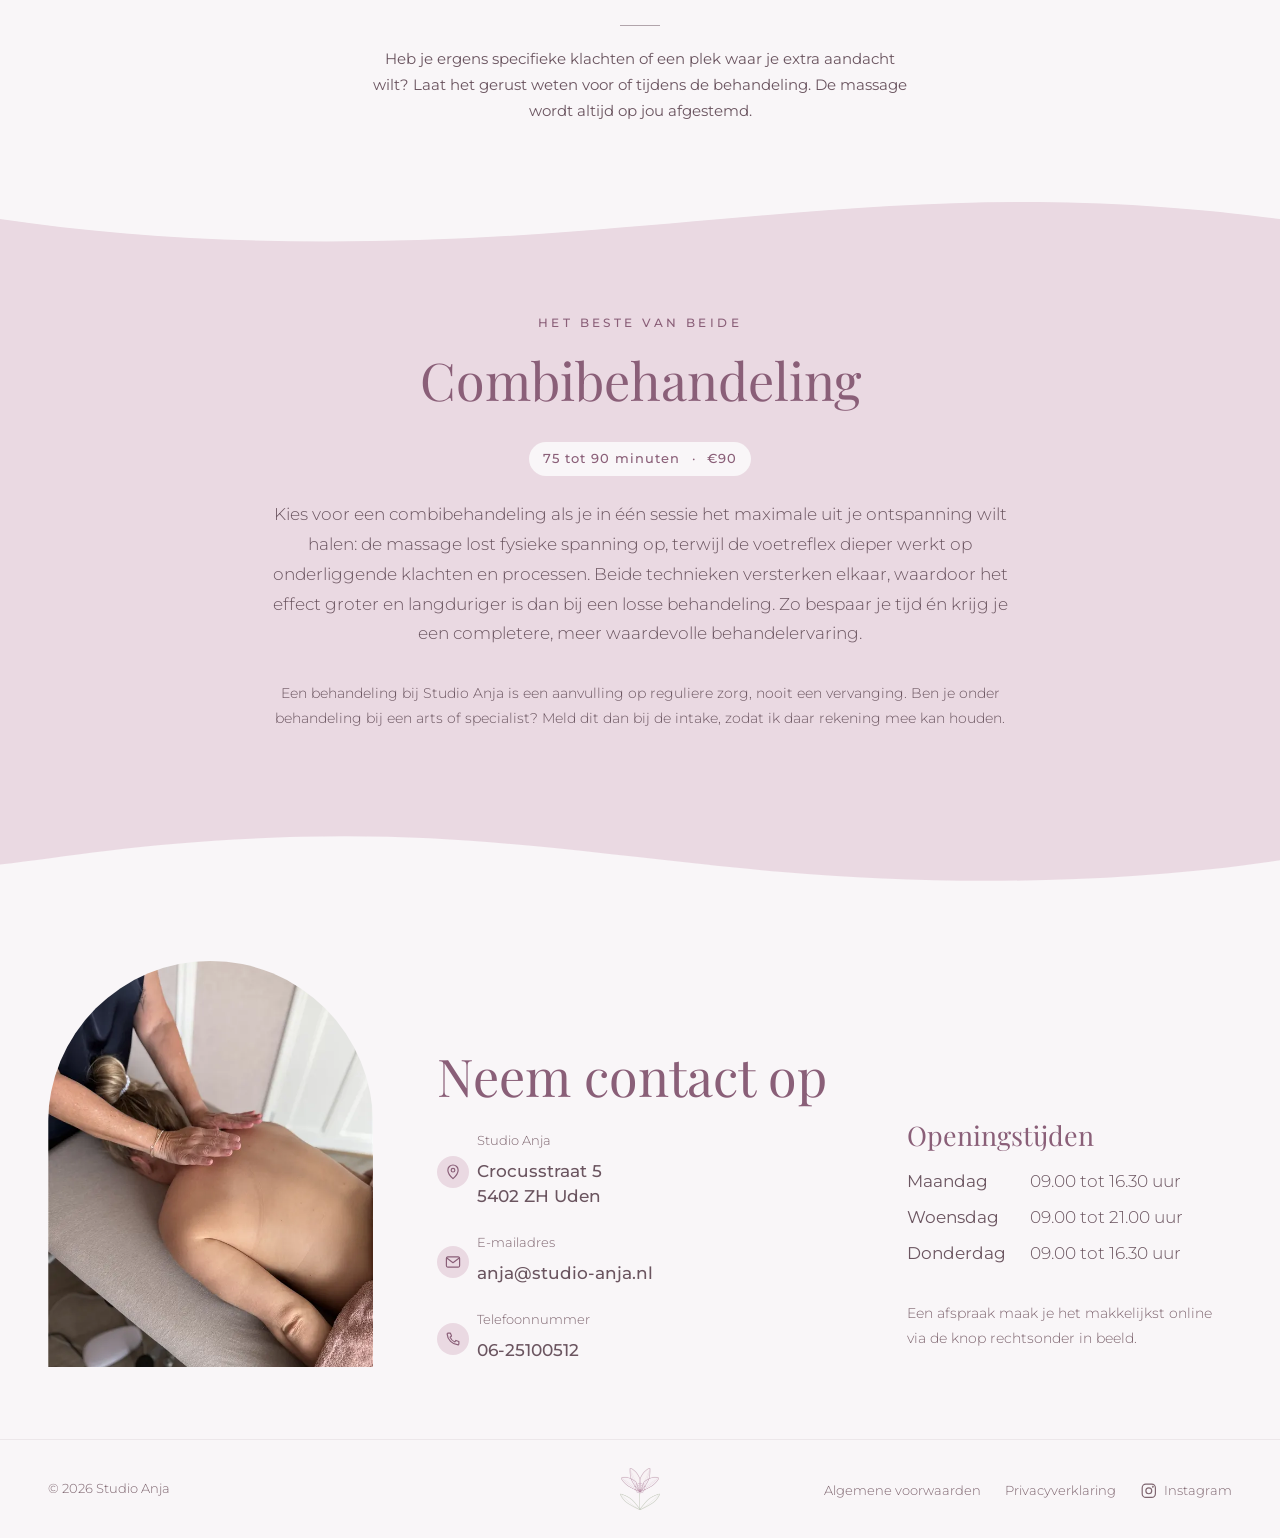
<file: behandelingen/index.html>
<!doctype html>
<html lang="nl">
<head>
  <meta charset="utf-8">
  <meta name="viewport" content="width=device-width, initial-scale=1">

  <!-- Titel en omschrijving: dit ziet iemand in de zoekresultaten van Google -->
  <title>Behandelingen en tarieven in Uden | Studio Anja</title>
  <meta name="description" content="Voetreflextherapie (45 min, €50), holistische total body massage (60 min, €60) of een combibehandeling (€90) in Uden. Lees hoe een behandeling verloopt.">
  <link rel="canonical" href="https://studio-anja.nl/behandelingen/">

  <!-- Hoe de pagina eruitziet als je hem deelt via WhatsApp of social media -->
  <meta property="og:type" content="website">
  <meta property="og:locale" content="nl_NL">
  <meta property="og:site_name" content="Studio Anja">
  <meta property="og:title" content="Behandelingen en tarieven bij Studio Anja in Uden">
  <meta property="og:description" content="Voetreflextherapie (45 min, €50), holistische total body massage (60 min, €60) of een combibehandeling (€90) in Uden. Lees hoe een behandeling verloopt.">
  <meta property="og:url" content="https://studio-anja.nl/behandelingen/">
  <meta property="og:image" content="https://studio-anja.nl/assets/img/studio-anja-praktijk-uden-breed-1200.webp">

  <!-- Icoontje in het browsertabblad -->
  <link rel="icon" href="../assets/img/favicon-32.png" sizes="32x32" type="image/png">
  <link rel="apple-touch-icon" href="../assets/img/favicon-180.png">
  <meta name="theme-color" content="#f9f6f8">

  <!-- Lettertypes staan op de website zelf (assets/fonts) -->
  <link rel="preload" href="../assets/fonts/montserrat-latin.woff2" as="font" type="font/woff2" crossorigin>
  <link rel="preload" href="../assets/fonts/playfair-display-latin.woff2" as="font" type="font/woff2" crossorigin>

  <link rel="stylesheet" href="../assets/css/style.css">

  <!-- Laat de CSS meteen weten dat JavaScript werkt (voor het infaden) -->
  <script>document.documentElement.classList.add('js');</script>

  <!-- Gegevens voor Google: welke behandelingen en wat ze kosten.
       "@id" verwijst naar de praktijkgegevens op de homepage. -->
  <script type="application/ld+json">
  {
    "@context": "https://schema.org",
    "@type": "HealthAndBeautyBusiness",
    "@id": "https://studio-anja.nl/#praktijk",
    "name": "Studio Anja",
    "url": "https://studio-anja.nl/",
    "hasOfferCatalog": {
      "@type": "OfferCatalog",
      "name": "Behandelingen",
      "itemListElement": [
        { "@type": "Offer", "price": "50", "priceCurrency": "EUR", "itemOffered": { "@type": "Service", "name": "Voetreflex behandeling", "description": "Voetreflextherapie van 45 minuten in Uden." } },
        { "@type": "Offer", "price": "60", "priceCurrency": "EUR", "itemOffered": { "@type": "Service", "name": "Holistische total body massage", "description": "Holistische massage van het hele lichaam, 60 minuten, in Uden." } },
        { "@type": "Offer", "price": "90", "priceCurrency": "EUR", "itemOffered": { "@type": "Service", "name": "Combibehandeling", "description": "Voetreflex en holistische massage in één sessie, 75 tot 90 minuten." } }
      ]
    }
  }
  </script>
</head>
<body class="pagina-behandelingen">

  <a class="skip-link" href="#inhoud">Ga naar de inhoud</a>

  <!-- ============ HEADER ============ -->
  <header class="site-header">
    <div class="container">
      <a class="logo" href="../" aria-label="Studio Anja, naar de homepage">
        <img src="../assets/img/logo-studio-anja.webp" alt="Studio Anja, voetreflex en holistische massage" width="640" height="234">
      </a>

      <button class="menu-knop" type="button" aria-expanded="false" aria-controls="hoofdmenu">
        <span><span class="visually-hidden">Menu openen</span></span>
      </button>

      <nav class="site-nav" id="hoofdmenu" aria-label="Hoofdmenu">
        <ul class="menu">
          <li><a href="../behandelingen/" aria-current="page">Behandelingen</a></li>
          <li><a href="../over-mij/">Over mij</a></li>
          <li><a href="../veelgestelde-vragen/">Veelgestelde vragen</a></li>
        </ul>
      </nav>
    </div>
  </header>

  <!-- ============ INHOUD ============ -->
  <main id="inhoud">
    <!-- ===== Tarieven ===== -->
    <section class="sectie tarieven" aria-labelledby="titel-tarieven">
      <div class="container tarieven__grid">
        <div class="tarieven__foto boog reveal">
          <img src="../assets/img/voetreflex-tarieven-800.webp" srcset="../assets/img/voetreflex-tarieven-800.webp 600w, ../assets/img/voetreflex-tarieven-1600.webp 1200w" sizes="(max-width: 800px) 300px, 400px" alt="Anja houdt met beide handen de voet van een cliënt vast tijdens een voetreflexbehandeling" width="600" height="800" fetchpriority="high">
        </div>

        <div class="tarieven__intro reveal" style="--vertraging: .1s">
          <span class="bovenkop">Behandelingen in Uden</span>
          <h1 id="titel-tarieven">Behandelingen en tarieven</h1>
          <p>Bij Studio Anja kies je voor voetreflextherapie, een holistische total body massage of een combinatie van beide. Iedere behandeling wordt afgestemd op wat jij op dat moment nodig hebt.</p>

          <ul class="prijslijst">
            <li>
              <span class="prijslijst__naam">Voetreflex behandeling</span>
              <span class="prijslijst__tijd">45 minuten</span>
              <span class="prijslijst__prijs">€50</span>
            </li>
            <li>
              <span class="prijslijst__naam">Holistische total body massage</span>
              <span class="prijslijst__tijd">60 minuten</span>
              <span class="prijslijst__prijs">€60</span>
            </li>
            <li>
              <span class="prijslijst__naam">Combibehandeling</span>
              <span class="prijslijst__tijd">Voetreflex en massage, 75 tot 90 minuten</span>
              <span class="prijslijst__prijs">€90</span>
            </li>
          </ul>

          <p class="tarieven__noot">Bij een eerste afspraak neem ik extra tijd voor de intake. Die gaat dus niet van je behandeltijd af.</p>
        </div>
      </div>
    </section>

    <svg class="golf" viewBox="0 0 1440 120" preserveAspectRatio="none" style="--van: var(--bg); --naar: var(--mauve-diep)" aria-hidden="true"><path d="M0,70 C180,115 380,118 560,92 C760,62 900,18 1100,26 C1260,32 1360,62 1440,78 L1440,120 L0,120 Z"/></svg>

    <!-- ===== Voetreflex: stappenplan ===== -->
    <section class="stappenplan stappenplan--mauve" id="voetreflex" aria-labelledby="titel-voetreflex">
      <div class="container">
        <div class="stappenplan__kop reveal">
          <span class="bovenkop">Wat je kunt verwachten tijdens de behandeling</span>
          <h2 id="titel-voetreflex">Voetreflex behandeling</h2>
          <p>Een voetreflexbehandeling duurt 45 minuten. Je ligt of zit comfortabel, meestal in een verwarmde ruimte met zachte muziek, zodat je lichaam de kans krijgt om helemaal tot rust te komen. De behandeling bestaat uit drie delen.</p>
        </div>

        <!-- Een geordende lijst (<ol>): de volgorde van de stappen betekent iets -->
        <div class="stappenpad">
          <!-- De golflijn die zichzelf tekent. pathLength="1" maakt de lengte 1, dat rekent makkelijk. -->
          <svg class="stappenpad__lijn stappenpad__lijn--breed" viewBox="0 0 1000 44" preserveAspectRatio="none" aria-hidden="true">
            <path class="spoor" pathLength="1" d="M0,22 C125,-4 375,48 500,22 C625,-4 875,48 1000,22"/>
            <path class="getekend" pathLength="1" d="M0,22 C125,-4 375,48 500,22 C625,-4 875,48 1000,22"/>
          </svg>
          <svg class="stappenpad__lijn stappenpad__lijn--smal" viewBox="0 0 40 1000" preserveAspectRatio="none" aria-hidden="true">
            <path class="spoor" pathLength="1" d="M20,0 C-4,125 44,375 20,500 C-4,625 44,875 20,1000"/>
            <path class="getekend" pathLength="1" d="M20,0 C-4,125 44,375 20,500 C-4,625 44,875 20,1000"/>
          </svg>

          <ol class="stappen">          <li class="stap">
            <div class="stap__beeld">
              <span class="stap__adem" aria-hidden="true"></span>
              <div class="stap__foto">
                <img src="../assets/img/voetreflex-stap-1-voeten-openen-800.webp" srcset="../assets/img/voetreflex-stap-1-voeten-openen-800.webp 800w, ../assets/img/voetreflex-stap-1-voeten-openen-1600.webp 1600w" sizes="150px" alt="Anja maakt met rustige, vloeiende bewegingen de voeten van een cliënt los" width="800" height="600" loading="lazy">
              </div>
              <svg class="stap__ring" viewBox="0 0 100 100" aria-hidden="true"><circle cx="50" cy="50" r="49" pathLength="1"/></svg>
              <span class="stap__nummer" aria-hidden="true">01</span>
            </div>
            <div class="stap__tekst">
              <h3><span class="visually-hidden">Stap 1: </span>We openen de voeten</h3>
              <p>We beginnen met rustige, vloeiende bewegingen over beide voeten. Dit is bedoeld om je te laten wennen aan de aanraking, je voeten los te maken en je lichaam de kans te geven om over te schakelen naar ontspanning.</p>
            </div>
          </li>

          <li class="stap">
            <div class="stap__beeld">
              <span class="stap__adem" aria-hidden="true"></span>
              <div class="stap__foto">
                <img src="../assets/img/voetreflex-stap-2-reflexzones-800.webp" srcset="../assets/img/voetreflex-stap-2-reflexzones-800.webp 600w, ../assets/img/voetreflex-stap-2-reflexzones-1600.webp 1200w" sizes="150px" alt="Anja geeft met haar duim gerichte druk op een reflexzone onder de voet" width="600" height="800" loading="lazy">
              </div>
              <svg class="stap__ring" viewBox="0 0 100 100" aria-hidden="true"><circle cx="50" cy="50" r="49" pathLength="1"/></svg>
              <span class="stap__nummer" aria-hidden="true">02</span>
            </div>
            <div class="stap__tekst">
              <h3><span class="visually-hidden">Stap 2: </span>We behandelen jouw specifieke klacht</h3>
              <p>Op basis van wat je hebt aangegeven, bijvoorbeeld vermoeidheid, spanning, spijsverteringsklachten, hoofdpijn of slaapproblemen, richten we ons op de zones die daarbij passen. Dit is het hart van de behandeling en kan soms wat drukkender aanvoelen, precies op de plekken waar het nodig is.</p>
            </div>
          </li>

          <li class="stap">
            <div class="stap__beeld">
              <span class="stap__adem" aria-hidden="true"></span>
              <div class="stap__foto">
                <img src="../assets/img/voetreflex-stap-3-ontspanningsmassage-800.webp" srcset="../assets/img/voetreflex-stap-3-ontspanningsmassage-800.webp 800w, ../assets/img/voetreflex-stap-3-ontspanningsmassage-1600.webp 1600w" sizes="150px" alt="Anja sluit de behandeling af met een ontspanningsmassage van voet en onderbeen" width="800" height="600" loading="lazy">
              </div>
              <svg class="stap__ring" viewBox="0 0 100 100" aria-hidden="true"><circle cx="50" cy="50" r="49" pathLength="1"/></svg>
              <span class="stap__nummer" aria-hidden="true">03</span>
            </div>
            <div class="stap__tekst">
              <h3><span class="visually-hidden">Stap 3: </span>We sluiten af met een ontspanningsmassage</h3>
              <p>Tot slot krijgen je voet en onderbeen een rustgevende ontspanningsmassage. Dit haalt eventuele resterende spanning weg en zorgt dat je de behandeling in een staat van volledige rust afsluit.</p>
            </div>
          </li>
          </ol>
        </div>

        <p class="stappenplan__slot reveal">Heb je vragen of wil je tijdens de behandeling iets aangeven? Laat het gerust weten. De behandeling wordt altijd op jouw klacht en wensen afgestemd.</p>
      </div>
    </section>

    <svg class="golf golf--gespiegeld" viewBox="0 0 1440 120" preserveAspectRatio="none" style="--van: var(--mauve-diep); --naar: var(--bg)" aria-hidden="true"><path d="M0,80 C220,20 470,14 720,58 C960,100 1200,112 1440,48 L1440,120 L0,120 Z"/></svg>

    <!-- ===== Holistische total body massage: stappenplan ===== -->
    <section class="stappenplan stappenplan--salie" id="massage" aria-labelledby="titel-massage" style="background: var(--bg)">
      <div class="container">
        <div class="stappenplan__kop reveal">
          <span class="bovenkop">Wat je kunt verwachten tijdens de behandeling</span>
          <h2 id="titel-massage">Holistische total body massage</h2>
          <p>Een holistische total body massage duurt 60 minuten. Tijdens de behandeling nemen we rustig de tijd om je hele lichaam aandacht te geven, in een vaste, doordachte volgorde die je helpt om helemaal te ontspannen.</p>
        </div>

        <div class="stappenpad">
          <!-- De golflijn die zichzelf tekent. pathLength="1" maakt de lengte 1, dat rekent makkelijk. -->
          <svg class="stappenpad__lijn stappenpad__lijn--breed" viewBox="0 0 1000 44" preserveAspectRatio="none" aria-hidden="true">
            <path class="spoor" pathLength="1" d="M0,22 C125,-4 375,48 500,22 C625,-4 875,48 1000,22"/>
            <path class="getekend" pathLength="1" d="M0,22 C125,-4 375,48 500,22 C625,-4 875,48 1000,22"/>
          </svg>
          <svg class="stappenpad__lijn stappenpad__lijn--smal" viewBox="0 0 40 1000" preserveAspectRatio="none" aria-hidden="true">
            <path class="spoor" pathLength="1" d="M20,0 C-4,125 44,375 20,500 C-4,625 44,875 20,1000"/>
            <path class="getekend" pathLength="1" d="M20,0 C-4,125 44,375 20,500 C-4,625 44,875 20,1000"/>
          </svg>

          <ol class="stappen">          <li class="stap">
            <div class="stap__beeld">
              <span class="stap__adem" aria-hidden="true"></span>
              <div class="stap__foto">
                <img src="../assets/img/massage-stap-1-rug-800.webp" srcset="../assets/img/massage-stap-1-rug-800.webp 600w, ../assets/img/massage-stap-1-rug-1600.webp 1200w" sizes="150px" alt="Anja masseert met beide handen de rug van een cliënt die op haar buik ligt" width="600" height="800" loading="lazy">
              </div>
              <svg class="stap__ring" viewBox="0 0 100 100" aria-hidden="true"><circle cx="50" cy="50" r="49" pathLength="1"/></svg>
              <span class="stap__nummer" aria-hidden="true">01</span>
            </div>
            <div class="stap__tekst">
              <h3><span class="visually-hidden">Stap 1: </span>Je ligt eerst op je buik</h3>
              <p>We beginnen met een rustig moment van aanraking, zodat je kunt wennen en je ademhaling vanzelf rustiger wordt. Daarna volgen lange, vloeiende strijkingen over je hele rug, gevolgd door dieper kneedwerk in je schouders en onderrug: precies waar de meeste spanning vaak zit. Vervolgens gaan we naar je benen, van je enkels tot je bovenbenen, en we sluiten de achterzijde af met je voeten.</p>
            </div>
          </li>

          <li class="stap">
            <div class="stap__beeld">
              <span class="stap__adem" aria-hidden="true"></span>
              <div class="stap__foto">
                <img src="../assets/img/massage-stap-2-schouders-800.webp" srcset="../assets/img/massage-stap-2-schouders-800.webp 800w, ../assets/img/massage-stap-2-schouders-1600.webp 1600w" sizes="150px" alt="Anja masseert de schouder en bovenarm van een cliënt" width="800" height="600" loading="lazy">
              </div>
              <svg class="stap__ring" viewBox="0 0 100 100" aria-hidden="true"><circle cx="50" cy="50" r="49" pathLength="1"/></svg>
              <span class="stap__nummer" aria-hidden="true">02</span>
            </div>
            <div class="stap__tekst">
              <h3><span class="visually-hidden">Stap 2: </span>Je draait je om</h3>
              <p>Even een kort rustmoment terwijl je je omdraait, zodat de overgang zacht verloopt. We werken je benen aan de voorkant, daarna je armen en handen, heerlijk voor mentale ontspanning. Je buik krijgt zachte, cirkelende bewegingen die de spijsvertering ondersteunen. Ten slotte je decolleté en schouders, waar we vaak vastgehouden spanning rond je borstkas loslaten.</p>
            </div>
          </li>

          <li class="stap">
            <div class="stap__beeld">
              <span class="stap__adem" aria-hidden="true"></span>
              <div class="stap__foto">
                <img src="../assets/img/massage-stap-3-hoofd-en-nek-800.webp" srcset="../assets/img/massage-stap-3-hoofd-en-nek-800.webp 800w, ../assets/img/massage-stap-3-hoofd-en-nek-1600.webp 1600w" sizes="150px" alt="Anja geeft een cliënt een rustige hoofdhuidmassage" width="800" height="600" loading="lazy">
              </div>
              <svg class="stap__ring" viewBox="0 0 100 100" aria-hidden="true"><circle cx="50" cy="50" r="49" pathLength="1"/></svg>
              <span class="stap__nummer" aria-hidden="true">03</span>
            </div>
            <div class="stap__tekst">
              <h3><span class="visually-hidden">Stap 3: </span>Nek, hoofd en gezicht</h3>
              <p>Je nek wordt zacht losgemaakt, gevolgd door een hoofdhuidmassage. Voor veel mensen is dat het meest ontspannende onderdeel van de hele behandeling. We eindigen bij je gezicht: voorhoofd, slapen en kaak, voor een kalme afronding. Tot slot nemen we een rustig moment om even stil te zijn, zodat je de tijd hebt om weer helemaal te landen voordat je opstaat.</p>
            </div>
          </li>
          </ol>
        </div>

        <p class="stappenplan__slot reveal">Heb je ergens specifieke klachten of een plek waar je extra aandacht wilt? Laat het gerust weten voor of tijdens de behandeling. De massage wordt altijd op jou afgestemd.</p>
      </div>
    </section>

    <svg class="golf" viewBox="0 0 1440 120" preserveAspectRatio="none" style="--van: var(--bg); --naar: var(--mauve-zacht)" aria-hidden="true"><path d="M0,60 C200,110 420,112 640,84 C860,56 1020,20 1220,30 C1330,36 1400,52 1440,60 L1440,120 L0,120 Z"/></svg>

    <!-- ===== Combibehandeling ===== -->
    <section class="sectie combi" id="combi" aria-labelledby="titel-combi" style="padding-top: clamp(2.5rem, 5vw, 4rem)">
      <div class="container reveal">
        <span class="bovenkop">Het beste van beide</span>
        <h2 id="titel-combi">Combibehandeling</h2>
        <p class="label-prijs"><span>75 tot 90 minuten</span><span aria-hidden="true">·</span><span>€90</span></p>
        <p>Kies voor een combibehandeling als je in één sessie het maximale uit je ontspanning wilt halen: de massage lost fysieke spanning op, terwijl de voetreflex dieper werkt op onderliggende klachten en processen. Beide technieken versterken elkaar, waardoor het effect groter en langduriger is dan bij een losse behandeling. Zo bespaar je tijd én krijg je een completere, meer waardevolle behandelervaring.</p>
        <p class="combi__noot">Een behandeling bij Studio Anja is een aanvulling op reguliere zorg, nooit een vervanging. Ben je onder behandeling bij een arts of specialist? Meld dit dan bij de intake, zodat ik daar rekening mee kan houden.</p>
      </div>
    </section>

    <svg class="golf golf--gespiegeld" viewBox="0 0 1440 120" preserveAspectRatio="none" style="--van: var(--mauve-zacht); --naar: var(--bg)" aria-hidden="true"><path d="M0,70 C180,115 380,118 560,92 C760,62 900,18 1100,26 C1260,32 1360,62 1440,78 L1440,120 L0,120 Z"/></svg>
  </main>

  <!-- ============ FOOTER ============ -->
  <footer>
    <section class="contact" aria-labelledby="contact-titel">
      <div class="container contact__grid">
        <div class="contact__foto boog reveal">
          <img src="../assets/img/massage-contact-800.webp" alt="Anja masseert de rug van een cliënt tijdens een holistische massage" width="600" height="800" loading="lazy">
        </div>

        <div class="reveal" style="--vertraging: .1s">
          <h2 id="contact-titel">Neem contact op</h2>
          <ul class="contact-lijst">
            <li>
              <svg class="icoon" viewBox="0 0 24 24" aria-hidden="true"><path d="M12 21s-7-6.2-7-11.5a7 7 0 0 1 14 0C19 14.8 12 21 12 21z"/><circle cx="12" cy="9.5" r="2.5"/></svg>
              <span><span class="label">Studio Anja</span><a href="https://www.google.com/maps/search/?api=1&amp;query=Studio+Anja%2C+Crocusstraat+5%2C+5402+ZH+Uden" target="_blank" rel="noopener">Crocusstraat 5<br>5402 ZH Uden<span class="visually-hidden"> (opent Google Maps in een nieuw tabblad)</span></a></span>
            </li>
            <li>
              <svg class="icoon" viewBox="0 0 24 24" aria-hidden="true"><rect x="3" y="5" width="18" height="14" rx="2"/><path d="m3.5 6.5 8.5 6.5 8.5-6.5"/></svg>
              <span><span class="label">E-mailadres</span><a href="mailto:anja@studio-anja.nl">anja@studio-anja.nl</a></span>
            </li>
            <li>
              <svg class="icoon" viewBox="0 0 24 24" aria-hidden="true"><path d="M5 4h3.5L10 8 8 9.5a11 11 0 0 0 6.5 6.5L16 14l4 1.5V19a1 1 0 0 1-1 1A16 16 0 0 1 4 5a1 1 0 0 1 1-1z"/></svg>
              <span><span class="label">Telefoonnummer</span><a href="tel:+31625100512">06-25100512</a></span>
            </li>
          </ul>
        </div>

        <div class="reveal" style="--vertraging: .2s">
          <h3>Openingstijden</h3>
          <dl class="openingstijden">
            <dt>Maandag</dt><dd>09.00 tot 16.30 uur</dd>
            <dt>Woensdag</dt><dd>09.00 tot 21.00 uur</dd>
            <dt>Donderdag</dt><dd>09.00 tot 16.30 uur</dd>
          </dl>
          <p class="contact__tip">Een afspraak maak je het makkelijkst online via de knop rechtsonder in beeld.</p>
        </div>
      </div>
    </section>

    <div class="footer-onder">
      <div class="container">
        <p style="margin:0">© 2026 Studio Anja</p>
        <img src="../assets/img/klaproos.webp" alt="" width="320" height="334" loading="lazy">
        <ul class="footer-links">
          <li><a href="../algemene-voorwaarden/">Algemene voorwaarden</a></li>
          <li><a href="../privacyverklaring/">Privacyverklaring</a></li>
          <li>
            <a href="https://www.instagram.com/studioanja.nl/" rel="noopener">
              <svg viewBox="0 0 24 24" aria-hidden="true"><rect x="3" y="3" width="18" height="18" rx="5"/><circle cx="12" cy="12" r="4"/><circle cx="17.5" cy="6.5" r=".5"/></svg>
              Instagram
            </a>
          </li>
        </ul>
      </div>
    </div>
  </footer>

  <script src="../assets/js/main.js" defer></script>

  <!-- Boekknop rechtsonder: opent de eigen afsprakenomgeving in een venster -->
  <script src="https://afspraak.studio-anja.nl/widget.js" defer></script>
</body>
</html>
</file>
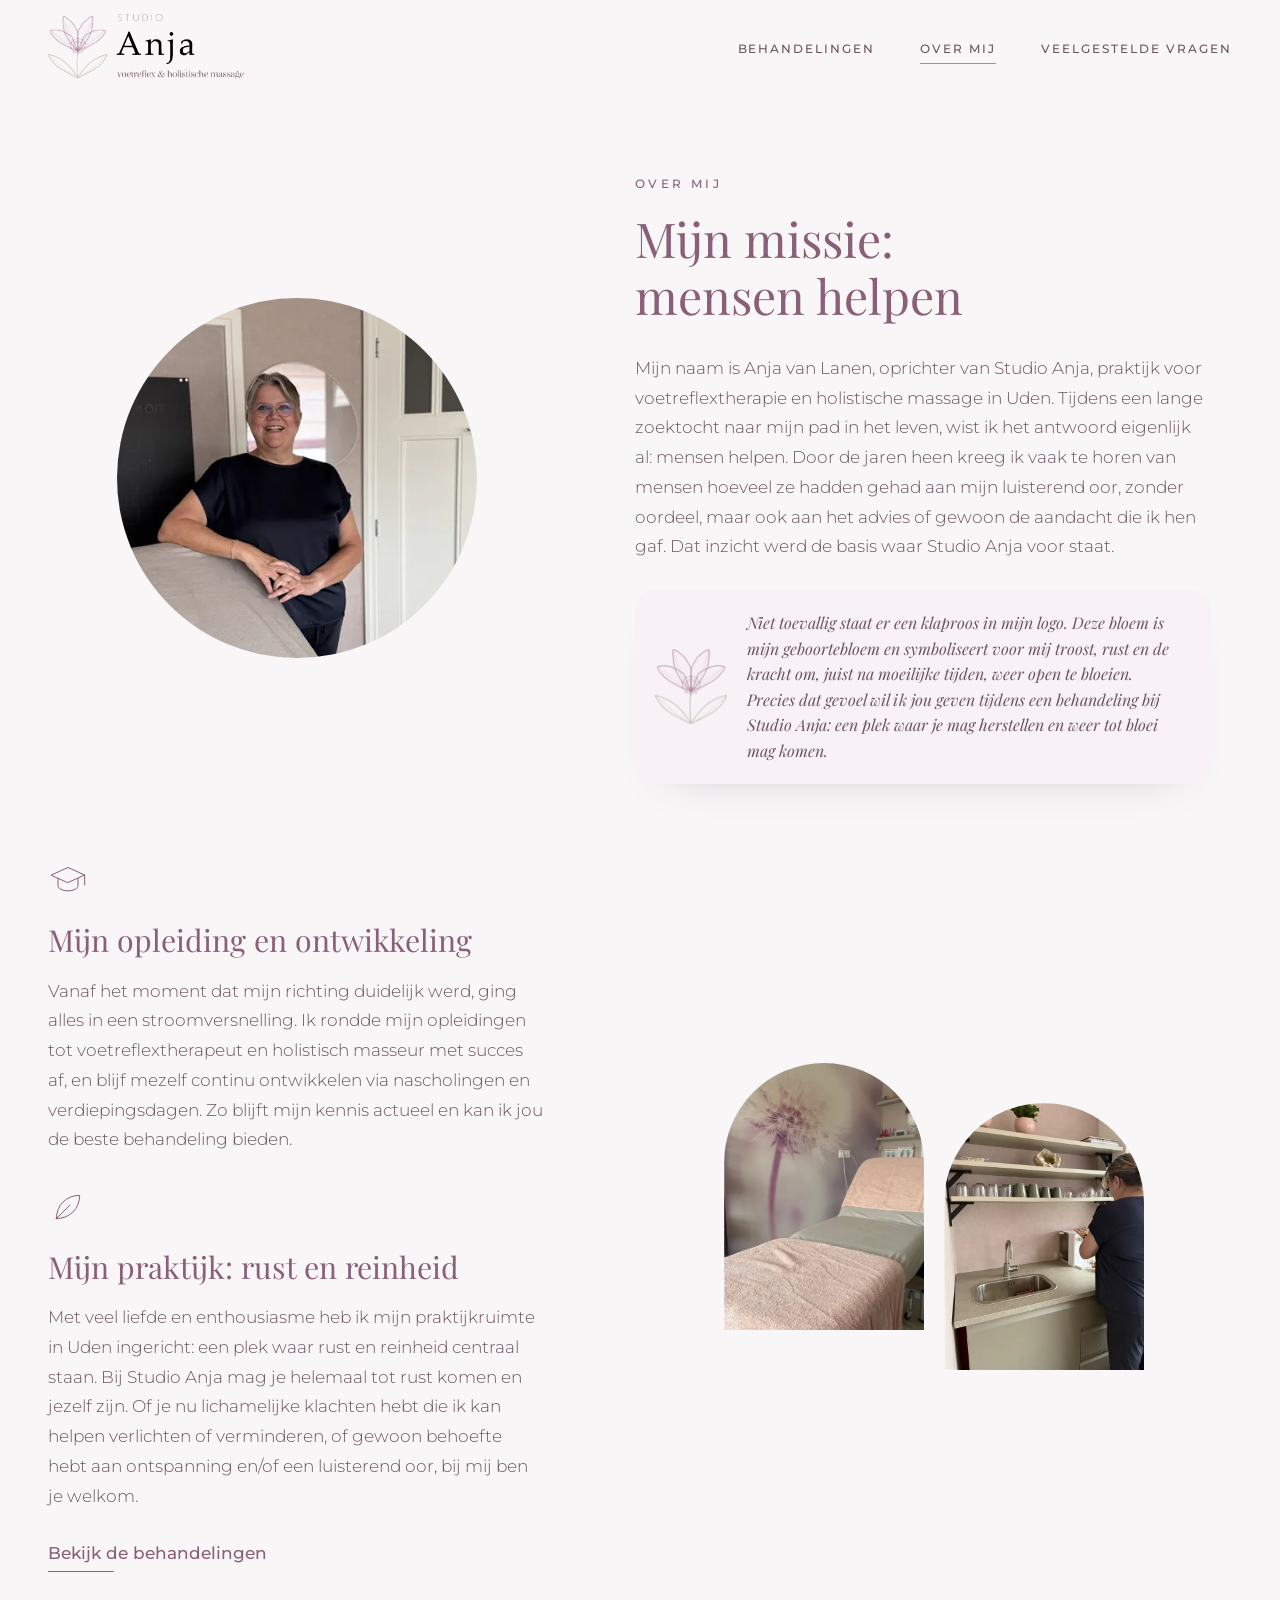
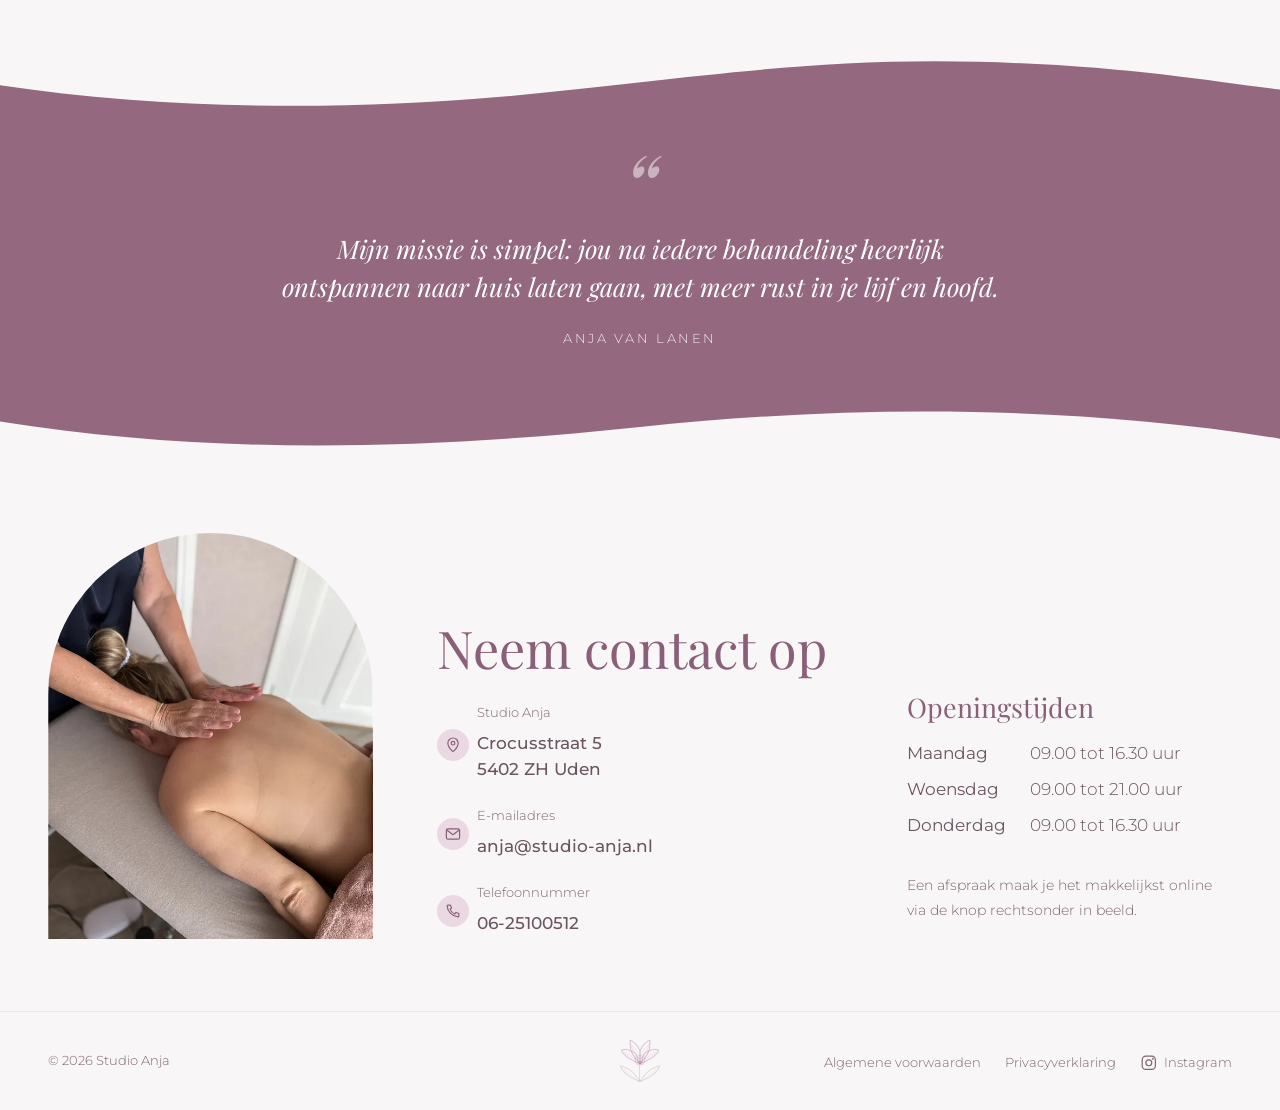
<file: over-mij/index.html>
<!doctype html>
<html lang="nl">
<head>
  <meta charset="utf-8">
  <meta name="viewport" content="width=device-width, initial-scale=1">

  <!-- Titel en omschrijving: dit ziet iemand in de zoekresultaten van Google -->
  <title>Over mij | Anja van Lanen | Studio Anja Uden</title>
  <meta name="description" content="Maak kennis met Anja van Lanen, voetreflextherapeut en holistisch masseur in Uden. Persoonlijke aandacht, een luisterend oor en een rustige praktijk.">
  <link rel="canonical" href="https://studio-anja.nl/over-mij/">

  <!-- Hoe de pagina eruitziet als je hem deelt via WhatsApp of social media -->
  <meta property="og:type" content="website">
  <meta property="og:locale" content="nl_NL">
  <meta property="og:site_name" content="Studio Anja">
  <meta property="og:title" content="Over Anja van Studio Anja in Uden">
  <meta property="og:description" content="Maak kennis met Anja van Lanen, voetreflextherapeut en holistisch masseur in Uden. Persoonlijke aandacht, een luisterend oor en een rustige praktijk.">
  <meta property="og:url" content="https://studio-anja.nl/over-mij/">
  <meta property="og:image" content="https://studio-anja.nl/assets/img/studio-anja-praktijk-uden-breed-1200.webp">

  <!-- Icoontje in het browsertabblad -->
  <link rel="icon" href="../assets/img/favicon-32.png" sizes="32x32" type="image/png">
  <link rel="apple-touch-icon" href="../assets/img/favicon-180.png">
  <meta name="theme-color" content="#f9f6f8">

  <!-- Lettertypes staan op de website zelf (assets/fonts) -->
  <link rel="preload" href="../assets/fonts/montserrat-latin.woff2" as="font" type="font/woff2" crossorigin>
  <link rel="preload" href="../assets/fonts/playfair-display-latin.woff2" as="font" type="font/woff2" crossorigin>

  <link rel="stylesheet" href="../assets/css/style.css">

  <!-- Laat de CSS meteen weten dat JavaScript werkt (voor het infaden) -->
  <script>document.documentElement.classList.add('js');</script>
</head>
<body class="pagina-over-mij">

  <a class="skip-link" href="#inhoud">Ga naar de inhoud</a>

  <!-- ============ HEADER ============ -->
  <header class="site-header">
    <div class="container">
      <a class="logo" href="../" aria-label="Studio Anja, naar de homepage">
        <img src="../assets/img/logo-studio-anja.webp" alt="Studio Anja, voetreflex en holistische massage" width="640" height="234">
      </a>

      <button class="menu-knop" type="button" aria-expanded="false" aria-controls="hoofdmenu">
        <span><span class="visually-hidden">Menu openen</span></span>
      </button>

      <nav class="site-nav" id="hoofdmenu" aria-label="Hoofdmenu">
        <ul class="menu">
          <li><a href="../behandelingen/">Behandelingen</a></li>
          <li><a href="../over-mij/" aria-current="page">Over mij</a></li>
          <li><a href="../veelgestelde-vragen/">Veelgestelde vragen</a></li>
        </ul>
      </nav>
    </div>
  </header>

  <!-- ============ INHOUD ============ -->
  <main id="inhoud">
    <!-- ===== Mijn missie ===== -->
    <section class="sectie" aria-labelledby="titel-missie">
      <div class="container duo">
        <div class="rond reveal">
          <img src="../assets/img/anja-van-lanen-praktijk-800.webp" srcset="../assets/img/anja-van-lanen-praktijk-800.webp 600w, ../assets/img/anja-van-lanen-praktijk-1600.webp 1200w" sizes="(max-width: 800px) 280px, 360px" alt="Anja van Lanen staat lachend achter de behandeltafel in haar praktijk in Uden" width="600" height="800" fetchpriority="high" style="object-position: 45% 40%; transform: scale(1.4); transform-origin: 46% 40%">
        </div>
        <div class="duo__tekst reveal" style="--vertraging: .1s">
          <span class="bovenkop">Over mij</span>
          <h1 id="titel-missie">Mijn missie: mensen helpen</h1>
          <p>Mijn naam is Anja van Lanen, oprichter van Studio Anja, praktijk voor voetreflextherapie en holistische massage in Uden. Tijdens een lange zoektocht naar mijn pad in het leven, wist ik het antwoord eigenlijk al: mensen helpen. Door de jaren heen kreeg ik vaak te horen van mensen hoeveel ze hadden gehad aan mijn luisterend oor, zonder oordeel, maar ook aan het advies of gewoon de aandacht die ik hen gaf. Dat inzicht werd de basis waar Studio Anja voor staat.</p>

          <!-- De klaproos: groeit open zodra hij in beeld komt (zie "bloeien" in style.css) -->
          <aside class="klaproos-noot reveal" style="--vertraging: .25s" aria-label="Waarom een klaproos">
            <img class="klaproos-noot__bloem" src="../assets/img/klaproos.webp" alt="" width="320" height="334" loading="lazy">
            <p>Niet toevallig staat er een klaproos in mijn logo. Deze bloem is mijn geboortebloem en symboliseert voor mij troost, rust en de kracht om, juist na moeilijke tijden, weer open te bloeien. Precies dat gevoel wil ik jou geven tijdens een behandeling bij Studio Anja: een plek waar je mag herstellen en weer tot bloei mag komen.</p>
          </aside>
        </div>
      </div>
    </section>

    <!-- ===== Opleiding en praktijk ===== -->
    <section class="sectie" aria-label="Opleiding en praktijk" style="padding-top: 0">
      <div class="container duo duo--omgekeerd">
        <div class="fotoduo">
          <div class="boog reveal">
            <img src="../assets/img/behandelruimte-studio-anja-800.webp" srcset="../assets/img/behandelruimte-studio-anja-800.webp 450w, ../assets/img/behandelruimte-studio-anja-1600.webp 900w" sizes="(max-width: 800px) 45vw, 260px" alt="De behandeltafel met roze handdoeken voor een muur met een paardenbloem" width="450" height="800" loading="lazy">
          </div>
          <div class="boog reveal" style="--vertraging: .15s">
            <img src="../assets/img/praktijkruimte-anja-800.webp" srcset="../assets/img/praktijkruimte-anja-800.webp 600w, ../assets/img/praktijkruimte-anja-1600.webp 1200w" sizes="(max-width: 800px) 45vw, 260px" alt="Anja bij de wastafel in de lichte, opgeruimde praktijkruimte" width="600" height="800" loading="lazy">
          </div>
        </div>

        <div class="duo__tekst">
          <div class="tekstblok reveal">
            <!-- Icoon: afstudeerhoed -->
            <svg class="icoon-groot" viewBox="0 0 48 48" aria-hidden="true"><path d="M4 18 24 9l20 9-20 9z"/><path d="M12 22v9c0 3 5.4 6 12 6s12-3 12-6v-9"/><path d="M44 18v12"/></svg>
            <h2>Mijn opleiding en ontwikkeling</h2>
            <p>Vanaf het moment dat mijn richting duidelijk werd, ging alles in een stroomversnelling. Ik rondde mijn opleidingen tot voetreflextherapeut en holistisch masseur met succes af, en blijf mezelf continu ontwikkelen via nascholingen en verdiepingsdagen. Zo blijft mijn kennis actueel en kan ik jou de beste behandeling bieden.</p>
          </div>
          <div class="tekstblok reveal">
            <!-- Icoon: blad -->
            <svg class="icoon-groot" viewBox="0 0 48 48" aria-hidden="true"><path d="M10 38c0-16 12-28 28-28 0 16-12 28-28 28z"/><path d="M10 38 26 22"/></svg>
            <h2>Mijn praktijk: rust en reinheid</h2>
            <p>Met veel liefde en enthousiasme heb ik mijn praktijkruimte in Uden ingericht: een plek waar rust en reinheid centraal staan. Bij Studio Anja mag je helemaal tot rust komen en jezelf zijn. Of je nu lichamelijke klachten hebt die ik kan helpen verlichten of verminderen, of gewoon behoefte hebt aan ontspanning en/of een luisterend oor, bij mij ben je welkom.</p>
            <a class="link-pijl" href="../behandelingen/">Bekijk de behandelingen</a>
          </div>
        </div>
      </div>
    </section>

    <svg class="golf" viewBox="0 0 1440 120" preserveAspectRatio="none" style="--van: var(--bg); --naar: var(--mauve-diep)" aria-hidden="true"><path d="M0,70 C180,115 380,118 560,92 C760,62 900,18 1100,26 C1260,32 1360,62 1440,78 L1440,120 L0,120 Z"/></svg>

    <!-- ===== Citaat ===== -->
    <section class="citaat" aria-label="Mijn missie in één zin">
      <div class="container reveal">
        <blockquote>
          <p>Mijn missie is simpel: jou na iedere behandeling heerlijk ontspannen naar huis laten gaan, met meer rust in je lijf en hoofd.</p>
          <cite>Anja van Lanen</cite>
        </blockquote>
      </div>
    </section>

    <svg class="golf golf--gespiegeld" viewBox="0 0 1440 120" preserveAspectRatio="none" style="--van: var(--mauve-diep); --naar: var(--bg)" aria-hidden="true"><path d="M0,80 C220,20 470,14 720,58 C960,100 1200,112 1440,48 L1440,120 L0,120 Z"/></svg>
  </main>

  <!-- ============ FOOTER ============ -->
  <footer>
    <section class="contact" aria-labelledby="contact-titel">
      <div class="container contact__grid">
        <div class="contact__foto boog reveal">
          <img src="../assets/img/massage-contact-800.webp" alt="Anja masseert de rug van een cliënt tijdens een holistische massage" width="600" height="800" loading="lazy">
        </div>

        <div class="reveal" style="--vertraging: .1s">
          <h2 id="contact-titel">Neem contact op</h2>
          <ul class="contact-lijst">
            <li>
              <svg class="icoon" viewBox="0 0 24 24" aria-hidden="true"><path d="M12 21s-7-6.2-7-11.5a7 7 0 0 1 14 0C19 14.8 12 21 12 21z"/><circle cx="12" cy="9.5" r="2.5"/></svg>
              <span><span class="label">Studio Anja</span><a href="https://www.google.com/maps/search/?api=1&amp;query=Studio+Anja%2C+Crocusstraat+5%2C+5402+ZH+Uden" target="_blank" rel="noopener">Crocusstraat 5<br>5402 ZH Uden<span class="visually-hidden"> (opent Google Maps in een nieuw tabblad)</span></a></span>
            </li>
            <li>
              <svg class="icoon" viewBox="0 0 24 24" aria-hidden="true"><rect x="3" y="5" width="18" height="14" rx="2"/><path d="m3.5 6.5 8.5 6.5 8.5-6.5"/></svg>
              <span><span class="label">E-mailadres</span><a href="mailto:anja@studio-anja.nl">anja@studio-anja.nl</a></span>
            </li>
            <li>
              <svg class="icoon" viewBox="0 0 24 24" aria-hidden="true"><path d="M5 4h3.5L10 8 8 9.5a11 11 0 0 0 6.5 6.5L16 14l4 1.5V19a1 1 0 0 1-1 1A16 16 0 0 1 4 5a1 1 0 0 1 1-1z"/></svg>
              <span><span class="label">Telefoonnummer</span><a href="tel:+31625100512">06-25100512</a></span>
            </li>
          </ul>
        </div>

        <div class="reveal" style="--vertraging: .2s">
          <h3>Openingstijden</h3>
          <dl class="openingstijden">
            <dt>Maandag</dt><dd>09.00 tot 16.30 uur</dd>
            <dt>Woensdag</dt><dd>09.00 tot 21.00 uur</dd>
            <dt>Donderdag</dt><dd>09.00 tot 16.30 uur</dd>
          </dl>
          <p class="contact__tip">Een afspraak maak je het makkelijkst online via de knop rechtsonder in beeld.</p>
        </div>
      </div>
    </section>

    <div class="footer-onder">
      <div class="container">
        <p style="margin:0">© 2026 Studio Anja</p>
        <img src="../assets/img/klaproos.webp" alt="" width="320" height="334" loading="lazy">
        <ul class="footer-links">
          <li><a href="../algemene-voorwaarden/">Algemene voorwaarden</a></li>
          <li><a href="../privacyverklaring/">Privacyverklaring</a></li>
          <li>
            <a href="https://www.instagram.com/studioanja.nl/" rel="noopener">
              <svg viewBox="0 0 24 24" aria-hidden="true"><rect x="3" y="3" width="18" height="18" rx="5"/><circle cx="12" cy="12" r="4"/><circle cx="17.5" cy="6.5" r=".5"/></svg>
              Instagram
            </a>
          </li>
        </ul>
      </div>
    </div>
  </footer>

  <script src="../assets/js/main.js" defer></script>

  <!-- Boekknop rechtsonder: opent de eigen afsprakenomgeving in een venster -->
  <script src="https://afspraak.studio-anja.nl/widget.js" defer></script>
</body>
</html>
</file>
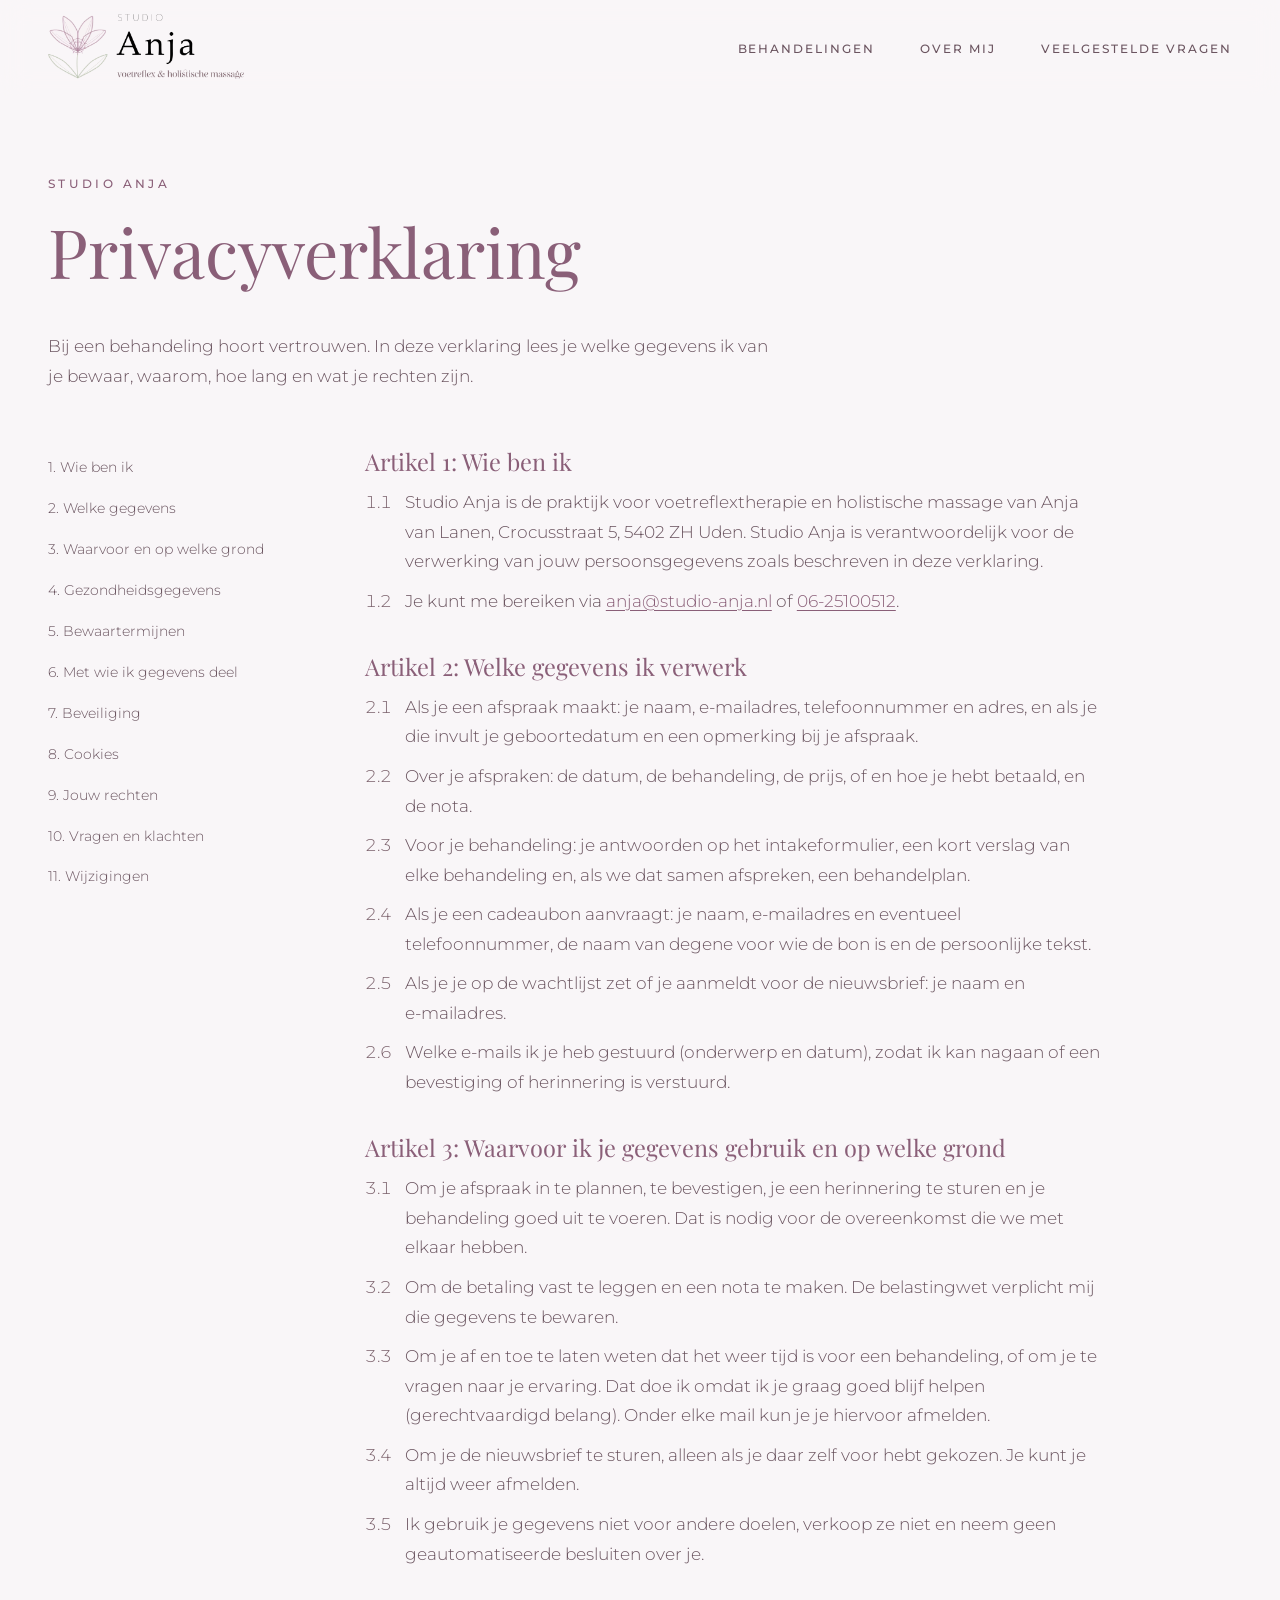
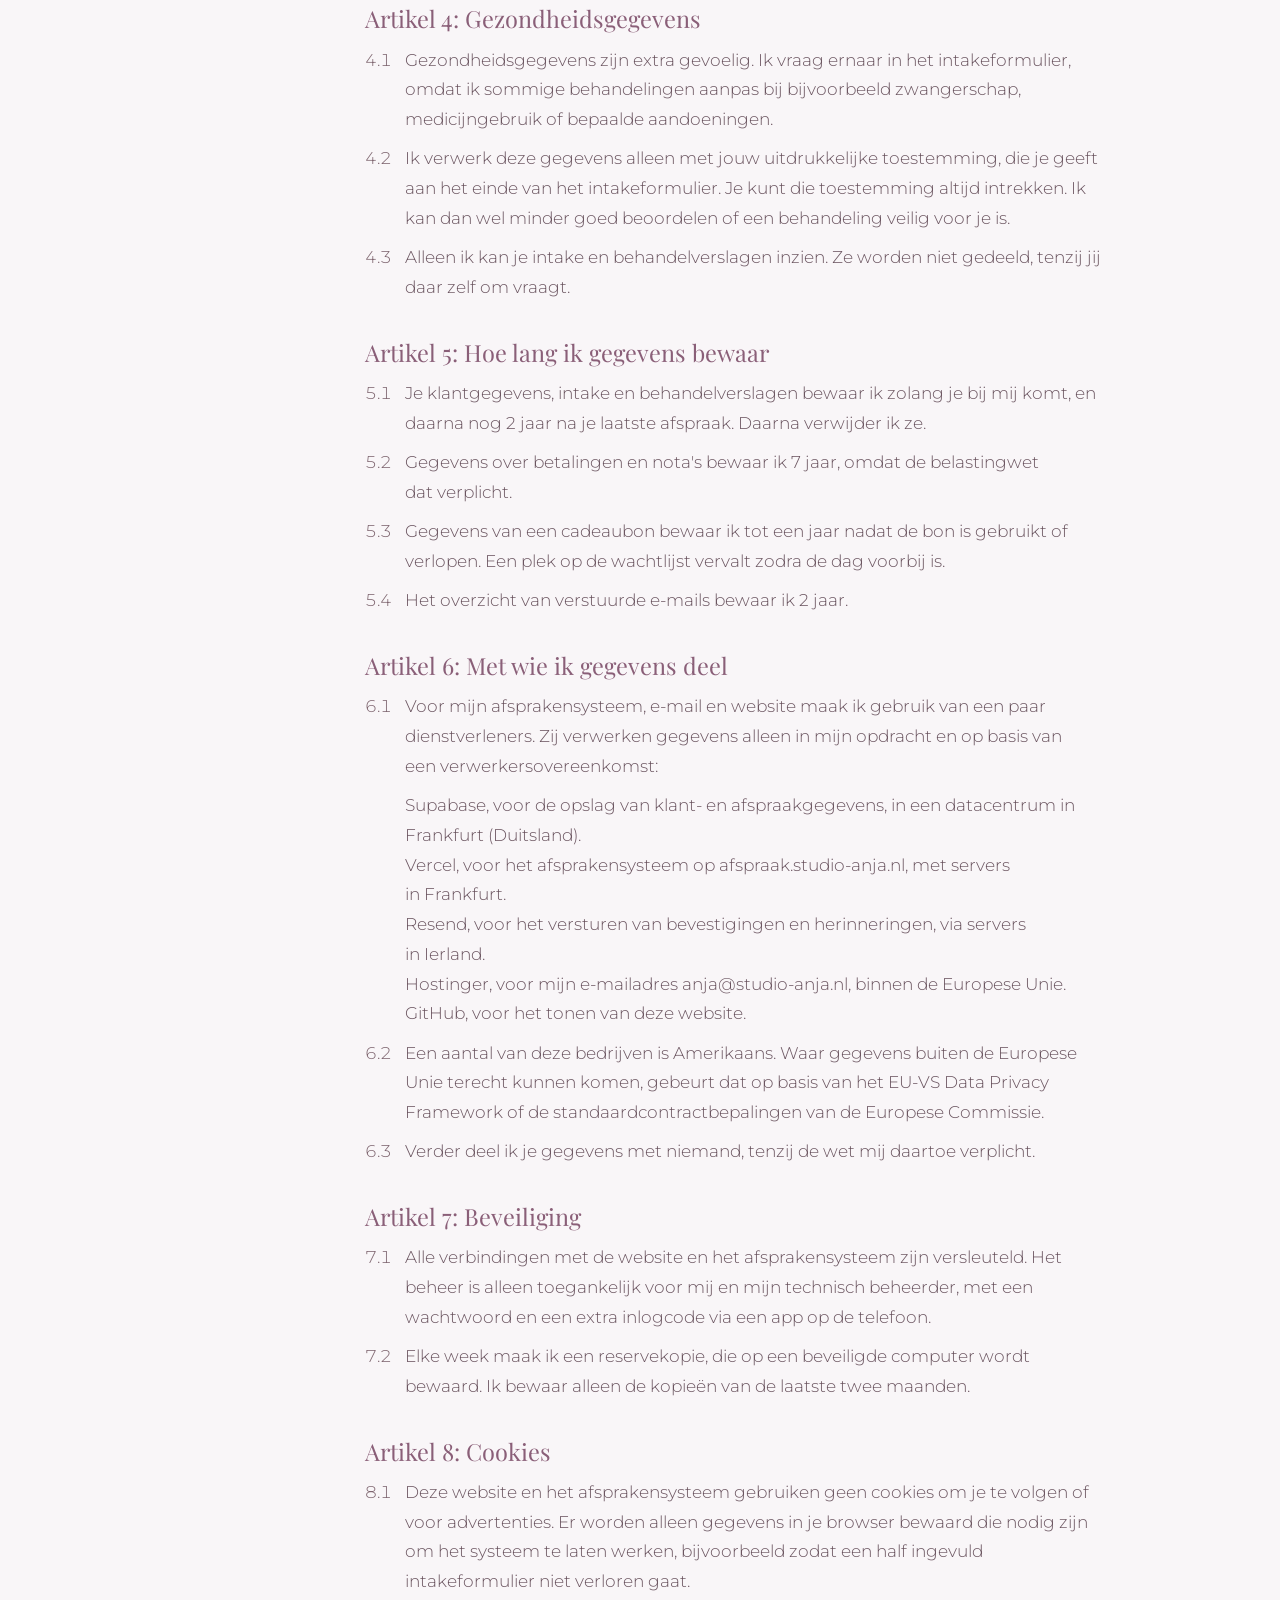
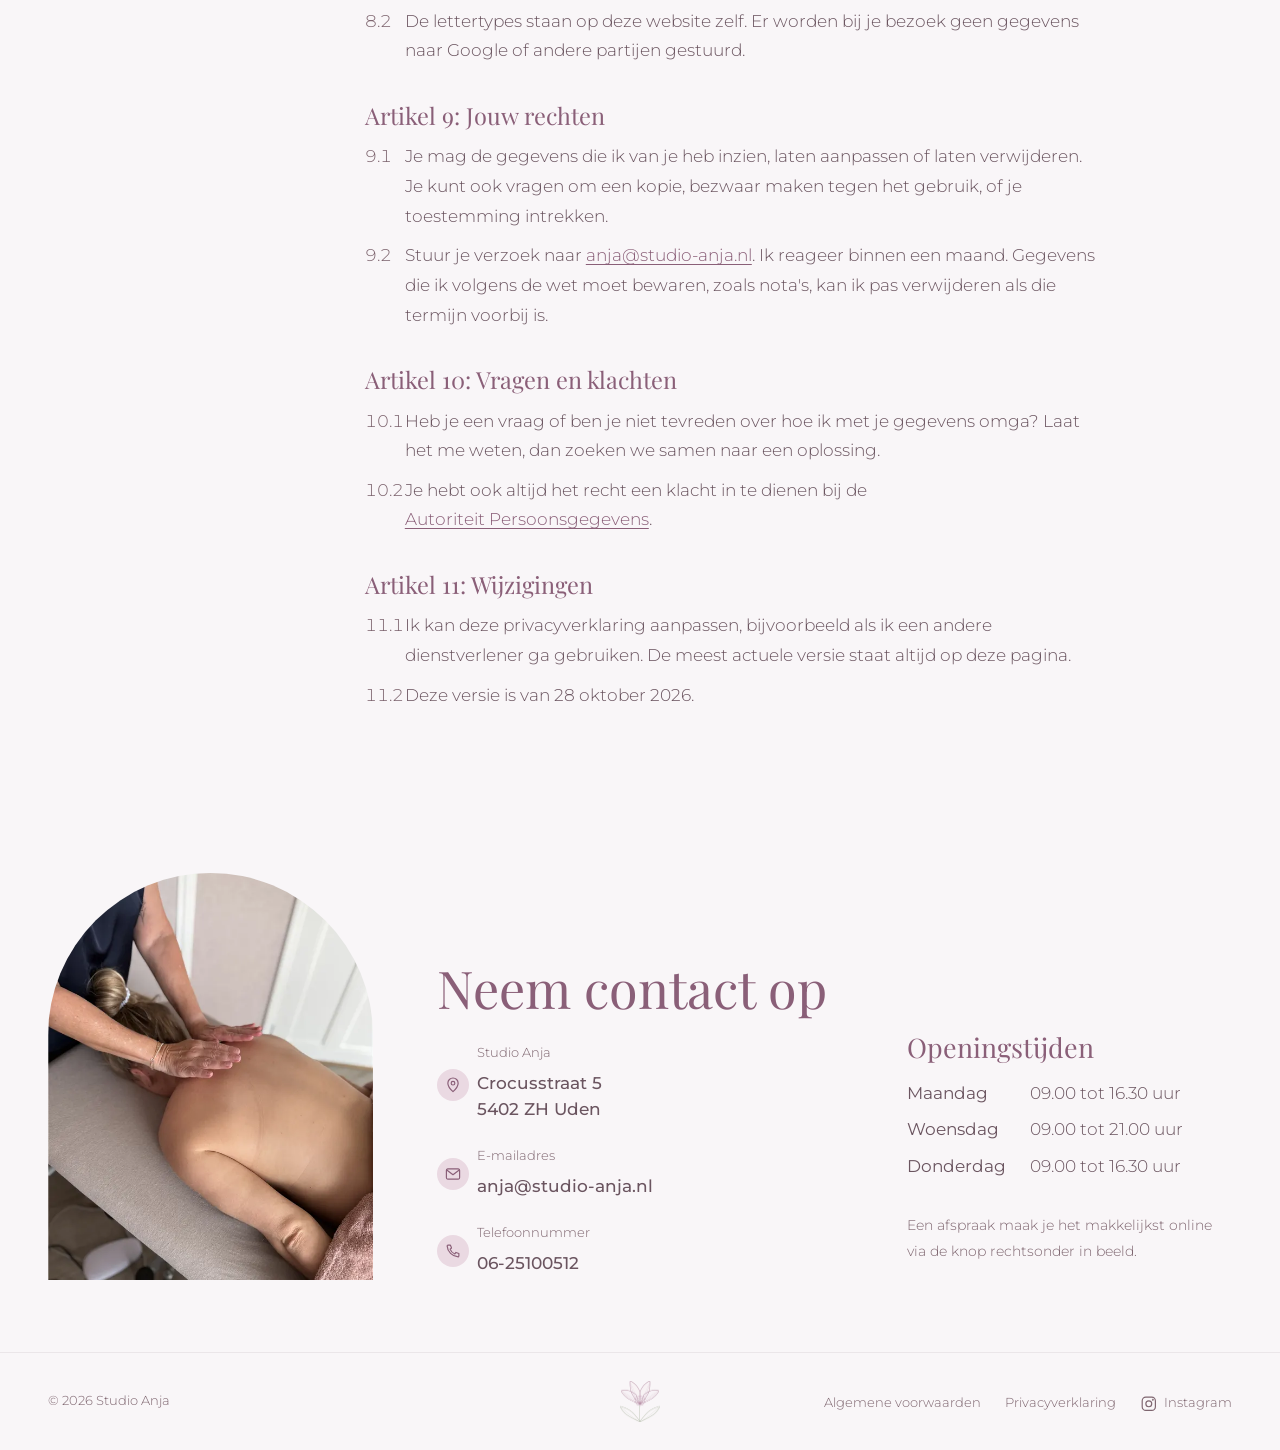
<file: privacyverklaring/index.html>
<!doctype html>
<html lang="nl">
<head>
  <meta charset="utf-8">
  <meta name="viewport" content="width=device-width, initial-scale=1">

  <!-- Titel en omschrijving: dit ziet iemand in de zoekresultaten van Google -->
  <title>Privacyverklaring | Studio Anja Uden</title>
  <meta name="description" content="De privacyverklaring van Studio Anja in Uden: welke gegevens ik bewaar, waarom, hoe lang en wat je rechten zijn.">
  <link rel="canonical" href="https://studio-anja.nl/privacyverklaring/">

  <!-- Hoe de pagina eruitziet als je hem deelt via WhatsApp of social media -->
  <meta property="og:type" content="website">
  <meta property="og:locale" content="nl_NL">
  <meta property="og:site_name" content="Studio Anja">
  <meta property="og:title" content="Privacyverklaring | Studio Anja">
  <meta property="og:description" content="De privacyverklaring van Studio Anja in Uden: welke gegevens ik bewaar, waarom, hoe lang en wat je rechten zijn.">
  <meta property="og:url" content="https://studio-anja.nl/privacyverklaring/">
  <meta property="og:image" content="https://studio-anja.nl/assets/img/studio-anja-praktijk-uden-breed-1200.webp">

  <!-- Icoontje in het browsertabblad -->
  <link rel="icon" href="../assets/img/favicon-32.png" sizes="32x32" type="image/png">
  <link rel="apple-touch-icon" href="../assets/img/favicon-180.png">
  <meta name="theme-color" content="#f9f6f8">

  <!-- Lettertypes staan op de website zelf (assets/fonts) -->
  <link rel="preload" href="../assets/fonts/montserrat-latin.woff2" as="font" type="font/woff2" crossorigin>
  <link rel="preload" href="../assets/fonts/playfair-display-latin.woff2" as="font" type="font/woff2" crossorigin>

  <link rel="stylesheet" href="../assets/css/style.css">

  <!-- Laat de CSS meteen weten dat JavaScript werkt (voor het infaden) -->
  <script>document.documentElement.classList.add('js');</script>
</head>
<body class="pagina-privacyverklaring">

  <a class="skip-link" href="#inhoud">Ga naar de inhoud</a>

  <!-- ============ HEADER ============ -->
  <header class="site-header">
    <div class="container">
      <a class="logo" href="../" aria-label="Studio Anja, naar de homepage">
        <img src="../assets/img/logo-studio-anja.webp" alt="Studio Anja, voetreflex en holistische massage" width="640" height="234">
      </a>

      <button class="menu-knop" type="button" aria-expanded="false" aria-controls="hoofdmenu">
        <span><span class="visually-hidden">Menu openen</span></span>
      </button>

      <nav class="site-nav" id="hoofdmenu" aria-label="Hoofdmenu">
        <ul class="menu">
          <li><a href="../behandelingen/">Behandelingen</a></li>
          <li><a href="../over-mij/">Over mij</a></li>
          <li><a href="../veelgestelde-vragen/">Veelgestelde vragen</a></li>
        </ul>
      </nav>
    </div>
  </header>

  <!-- ============ INHOUD ============ -->
  <main id="inhoud">
    <section class="sectie" aria-labelledby="titel-privacy">
      <div class="container">
        <header class="reveal" style="max-width: 46rem; margin-bottom: clamp(2rem, 5vw, 3.5rem)">
          <span class="bovenkop">Studio Anja</span>
          <h1 id="titel-privacy">Privacyverklaring</h1>
          <p>Bij een behandeling hoort vertrouwen. In deze verklaring lees je welke gegevens ik van je bewaar, waarom, hoe lang en wat je rechten zijn.</p>
        </header>

        <div class="voorwaarden">
          <nav class="voorwaarden__inhoud" aria-label="Inhoud">
            <ol>
              <li><a href="#artikel-1">1. Wie ben ik</a></li>
              <li><a href="#artikel-2">2. Welke gegevens</a></li>
              <li><a href="#artikel-3">3. Waarvoor en op welke grond</a></li>
              <li><a href="#artikel-4">4. Gezondheidsgegevens</a></li>
              <li><a href="#artikel-5">5. Bewaartermijnen</a></li>
              <li><a href="#artikel-6">6. Met wie ik gegevens deel</a></li>
              <li><a href="#artikel-7">7. Beveiliging</a></li>
              <li><a href="#artikel-8">8. Cookies</a></li>
              <li><a href="#artikel-9">9. Jouw rechten</a></li>
              <li><a href="#artikel-10">10. Vragen en klachten</a></li>
              <li><a href="#artikel-11">11. Wijzigingen</a></li>
            </ol>
          </nav>

          <div>
            <article class="artikel" id="artikel-1">
              <h2>Artikel 1: Wie ben ik</h2>
              <p><span>1.1</span><span>Studio Anja is de praktijk voor voetreflextherapie en holistische massage van Anja van Lanen, Crocusstraat 5, 5402 ZH Uden. Studio Anja is verantwoordelijk voor de verwerking van jouw persoonsgegevens zoals beschreven in deze verklaring.</span></p>
              <p><span>1.2</span><span>Je kunt me bereiken via <a href="mailto:anja@studio-anja.nl">anja@studio-anja.nl</a> of <a href="tel:+31625100512">06-25100512</a>.</span></p>
            </article>

            <article class="artikel" id="artikel-2">
              <h2>Artikel 2: Welke gegevens ik verwerk</h2>
              <p><span>2.1</span><span>Als je een afspraak maakt: je naam, e-mailadres, telefoonnummer en adres, en als je die invult je geboortedatum en een opmerking bij je afspraak.</span></p>
              <p><span>2.2</span><span>Over je afspraken: de datum, de behandeling, de prijs, of en hoe je hebt betaald, en de nota.</span></p>
              <p><span>2.3</span><span>Voor je behandeling: je antwoorden op het intakeformulier, een kort verslag van elke behandeling en, als we dat samen afspreken, een behandelplan.</span></p>
              <p><span>2.4</span><span>Als je een cadeaubon aanvraagt: je naam, e-mailadres en eventueel telefoonnummer, de naam van degene voor wie de bon is en de persoonlijke tekst.</span></p>
              <p><span>2.5</span><span>Als je je op de wachtlijst zet of je aanmeldt voor de nieuwsbrief: je naam en e-mailadres.</span></p>
              <p><span>2.6</span><span>Welke e-mails ik je heb gestuurd (onderwerp en datum), zodat ik kan nagaan of een bevestiging of herinnering is verstuurd.</span></p>
            </article>

            <article class="artikel" id="artikel-3">
              <h2>Artikel 3: Waarvoor ik je gegevens gebruik en op welke grond</h2>
              <p><span>3.1</span><span>Om je afspraak in te plannen, te bevestigen, je een herinnering te sturen en je behandeling goed uit te voeren. Dat is nodig voor de overeenkomst die we met elkaar hebben.</span></p>
              <p><span>3.2</span><span>Om de betaling vast te leggen en een nota te maken. De belastingwet verplicht mij die gegevens te bewaren.</span></p>
              <p><span>3.3</span><span>Om je af en toe te laten weten dat het weer tijd is voor een behandeling, of om je te vragen naar je ervaring. Dat doe ik omdat ik je graag goed blijf helpen (gerechtvaardigd belang). Onder elke mail kun je je hiervoor afmelden.</span></p>
              <p><span>3.4</span><span>Om je de nieuwsbrief te sturen, alleen als je daar zelf voor hebt gekozen. Je kunt je altijd weer afmelden.</span></p>
              <p><span>3.5</span><span>Ik gebruik je gegevens niet voor andere doelen, verkoop ze niet en neem geen geautomatiseerde besluiten over je.</span></p>
            </article>

            <article class="artikel" id="artikel-4">
              <h2>Artikel 4: Gezondheidsgegevens</h2>
              <p><span>4.1</span><span>Gezondheidsgegevens zijn extra gevoelig. Ik vraag ernaar in het intakeformulier, omdat ik sommige behandelingen aanpas bij bijvoorbeeld zwangerschap, medicijngebruik of bepaalde aandoeningen.</span></p>
              <p><span>4.2</span><span>Ik verwerk deze gegevens alleen met jouw uitdrukkelijke toestemming, die je geeft aan het einde van het intakeformulier. Je kunt die toestemming altijd intrekken. Ik kan dan wel minder goed beoordelen of een behandeling veilig voor je is.</span></p>
              <p><span>4.3</span><span>Alleen ik kan je intake en behandelverslagen inzien. Ze worden niet gedeeld, tenzij jij daar zelf om vraagt.</span></p>
            </article>

            <article class="artikel" id="artikel-5">
              <h2>Artikel 5: Hoe lang ik gegevens bewaar</h2>
              <p><span>5.1</span><span>Je klantgegevens, intake en behandelverslagen bewaar ik zolang je bij mij komt, en daarna nog 2 jaar na je laatste afspraak. Daarna verwijder ik ze.</span></p>
              <p><span>5.2</span><span>Gegevens over betalingen en nota's bewaar ik 7 jaar, omdat de belastingwet dat verplicht.</span></p>
              <p><span>5.3</span><span>Gegevens van een cadeaubon bewaar ik tot een jaar nadat de bon is gebruikt of verlopen. Een plek op de wachtlijst vervalt zodra de dag voorbij is.</span></p>
              <p><span>5.4</span><span>Het overzicht van verstuurde e-mails bewaar ik 2 jaar.</span></p>
            </article>

            <article class="artikel" id="artikel-6">
              <h2>Artikel 6: Met wie ik gegevens deel</h2>
              <p><span>6.1</span><span>Voor mijn afsprakensysteem, e-mail en website maak ik gebruik van een paar dienstverleners. Zij verwerken gegevens alleen in mijn opdracht en op basis van een verwerkersovereenkomst:</span></p>
              <p><span></span><span>Supabase, voor de opslag van klant- en afspraakgegevens, in een datacentrum in Frankfurt (Duitsland).<br>Vercel, voor het afsprakensysteem op afspraak.studio-anja.nl, met servers in Frankfurt.<br>Resend, voor het versturen van bevestigingen en herinneringen, via servers in Ierland.<br>Hostinger, voor mijn e-mailadres anja@studio-anja.nl, binnen de Europese Unie.<br>GitHub, voor het tonen van deze website.</span></p>
              <p><span>6.2</span><span>Een aantal van deze bedrijven is Amerikaans. Waar gegevens buiten de Europese Unie terecht kunnen komen, gebeurt dat op basis van het EU-VS Data Privacy Framework of de standaardcontractbepalingen van de Europese Commissie.</span></p>
              <p><span>6.3</span><span>Verder deel ik je gegevens met niemand, tenzij de wet mij daartoe verplicht.</span></p>
            </article>

            <article class="artikel" id="artikel-7">
              <h2>Artikel 7: Beveiliging</h2>
              <p><span>7.1</span><span>Alle verbindingen met de website en het afsprakensysteem zijn versleuteld. Het beheer is alleen toegankelijk voor mij en mijn technisch beheerder, met een wachtwoord en een extra inlogcode via een app op de telefoon.</span></p>
              <p><span>7.2</span><span>Elke week maak ik een reservekopie, die op een beveiligde computer wordt bewaard. Ik bewaar alleen de kopieën van de laatste twee maanden.</span></p>
            </article>

            <article class="artikel" id="artikel-8">
              <h2>Artikel 8: Cookies</h2>
              <p><span>8.1</span><span>Deze website en het afsprakensysteem gebruiken geen cookies om je te volgen of voor advertenties. Er worden alleen gegevens in je browser bewaard die nodig zijn om het systeem te laten werken, bijvoorbeeld zodat een half ingevuld intakeformulier niet verloren gaat.</span></p>
              <p><span>8.2</span><span>De lettertypes staan op deze website zelf. Er worden bij je bezoek geen gegevens naar Google of andere partijen gestuurd.</span></p>
            </article>

            <article class="artikel" id="artikel-9">
              <h2>Artikel 9: Jouw rechten</h2>
              <p><span>9.1</span><span>Je mag de gegevens die ik van je heb inzien, laten aanpassen of laten verwijderen. Je kunt ook vragen om een kopie, bezwaar maken tegen het gebruik, of je toestemming intrekken.</span></p>
              <p><span>9.2</span><span>Stuur je verzoek naar <a href="mailto:anja@studio-anja.nl">anja@studio-anja.nl</a>. Ik reageer binnen een maand. Gegevens die ik volgens de wet moet bewaren, zoals nota's, kan ik pas verwijderen als die termijn voorbij is.</span></p>
            </article>

            <article class="artikel" id="artikel-10">
              <h2>Artikel 10: Vragen en klachten</h2>
              <p><span>10.1</span><span>Heb je een vraag of ben je niet tevreden over hoe ik met je gegevens omga? Laat het me weten, dan zoeken we samen naar een oplossing.</span></p>
              <p><span>10.2</span><span>Je hebt ook altijd het recht een klacht in te dienen bij de <a href="https://autoriteitpersoonsgegevens.nl" rel="noopener">Autoriteit Persoonsgegevens</a>.</span></p>
            </article>

            <article class="artikel" id="artikel-11">
              <h2>Artikel 11: Wijzigingen</h2>
              <p><span>11.1</span><span>Ik kan deze privacyverklaring aanpassen, bijvoorbeeld als ik een andere dienstverlener ga gebruiken. De meest actuele versie staat altijd op deze pagina.</span></p>
              <p><span>11.2</span><span>Deze versie is van 28 oktober 2026.</span></p>
            </article>
          </div>
        </div>
      </div>
    </section>
  </main>

  <!-- ============ FOOTER ============ -->
  <footer>
    <section class="contact" aria-labelledby="contact-titel">
      <div class="container contact__grid">
        <div class="contact__foto boog reveal">
          <img src="../assets/img/massage-contact-800.webp" alt="Anja masseert de rug van een cliënt tijdens een holistische massage" width="600" height="800" loading="lazy">
        </div>

        <div class="reveal" style="--vertraging: .1s">
          <h2 id="contact-titel">Neem contact op</h2>
          <ul class="contact-lijst">
            <li>
              <svg class="icoon" viewBox="0 0 24 24" aria-hidden="true"><path d="M12 21s-7-6.2-7-11.5a7 7 0 0 1 14 0C19 14.8 12 21 12 21z"/><circle cx="12" cy="9.5" r="2.5"/></svg>
              <span><span class="label">Studio Anja</span><a href="https://www.google.com/maps/search/?api=1&amp;query=Studio+Anja%2C+Crocusstraat+5%2C+5402+ZH+Uden" target="_blank" rel="noopener">Crocusstraat 5<br>5402 ZH Uden<span class="visually-hidden"> (opent Google Maps in een nieuw tabblad)</span></a></span>
            </li>
            <li>
              <svg class="icoon" viewBox="0 0 24 24" aria-hidden="true"><rect x="3" y="5" width="18" height="14" rx="2"/><path d="m3.5 6.5 8.5 6.5 8.5-6.5"/></svg>
              <span><span class="label">E-mailadres</span><a href="mailto:anja@studio-anja.nl">anja@studio-anja.nl</a></span>
            </li>
            <li>
              <svg class="icoon" viewBox="0 0 24 24" aria-hidden="true"><path d="M5 4h3.5L10 8 8 9.5a11 11 0 0 0 6.5 6.5L16 14l4 1.5V19a1 1 0 0 1-1 1A16 16 0 0 1 4 5a1 1 0 0 1 1-1z"/></svg>
              <span><span class="label">Telefoonnummer</span><a href="tel:+31625100512">06-25100512</a></span>
            </li>
          </ul>
        </div>

        <div class="reveal" style="--vertraging: .2s">
          <h3>Openingstijden</h3>
          <dl class="openingstijden">
            <dt>Maandag</dt><dd>09.00 tot 16.30 uur</dd>
            <dt>Woensdag</dt><dd>09.00 tot 21.00 uur</dd>
            <dt>Donderdag</dt><dd>09.00 tot 16.30 uur</dd>
          </dl>
          <p class="contact__tip">Een afspraak maak je het makkelijkst online via de knop rechtsonder in beeld.</p>
        </div>
      </div>
    </section>

    <div class="footer-onder">
      <div class="container">
        <p style="margin:0">© 2026 Studio Anja</p>
        <img src="../assets/img/klaproos.webp" alt="" width="320" height="334" loading="lazy">
        <ul class="footer-links">
          <li><a href="../algemene-voorwaarden/">Algemene voorwaarden</a></li>
          <li><a href="../privacyverklaring/">Privacyverklaring</a></li>
          <li>
            <a href="https://www.instagram.com/studioanja.nl/" rel="noopener">
              <svg viewBox="0 0 24 24" aria-hidden="true"><rect x="3" y="3" width="18" height="18" rx="5"/><circle cx="12" cy="12" r="4"/><circle cx="17.5" cy="6.5" r=".5"/></svg>
              Instagram
            </a>
          </li>
        </ul>
      </div>
    </div>
  </footer>

  <script src="../assets/js/main.js" defer></script>

  <!-- Boekknop rechtsonder: opent de eigen afsprakenomgeving in een venster -->
  <script src="https://afspraak.studio-anja.nl/widget.js" defer></script>
</body>
</html>
</file>
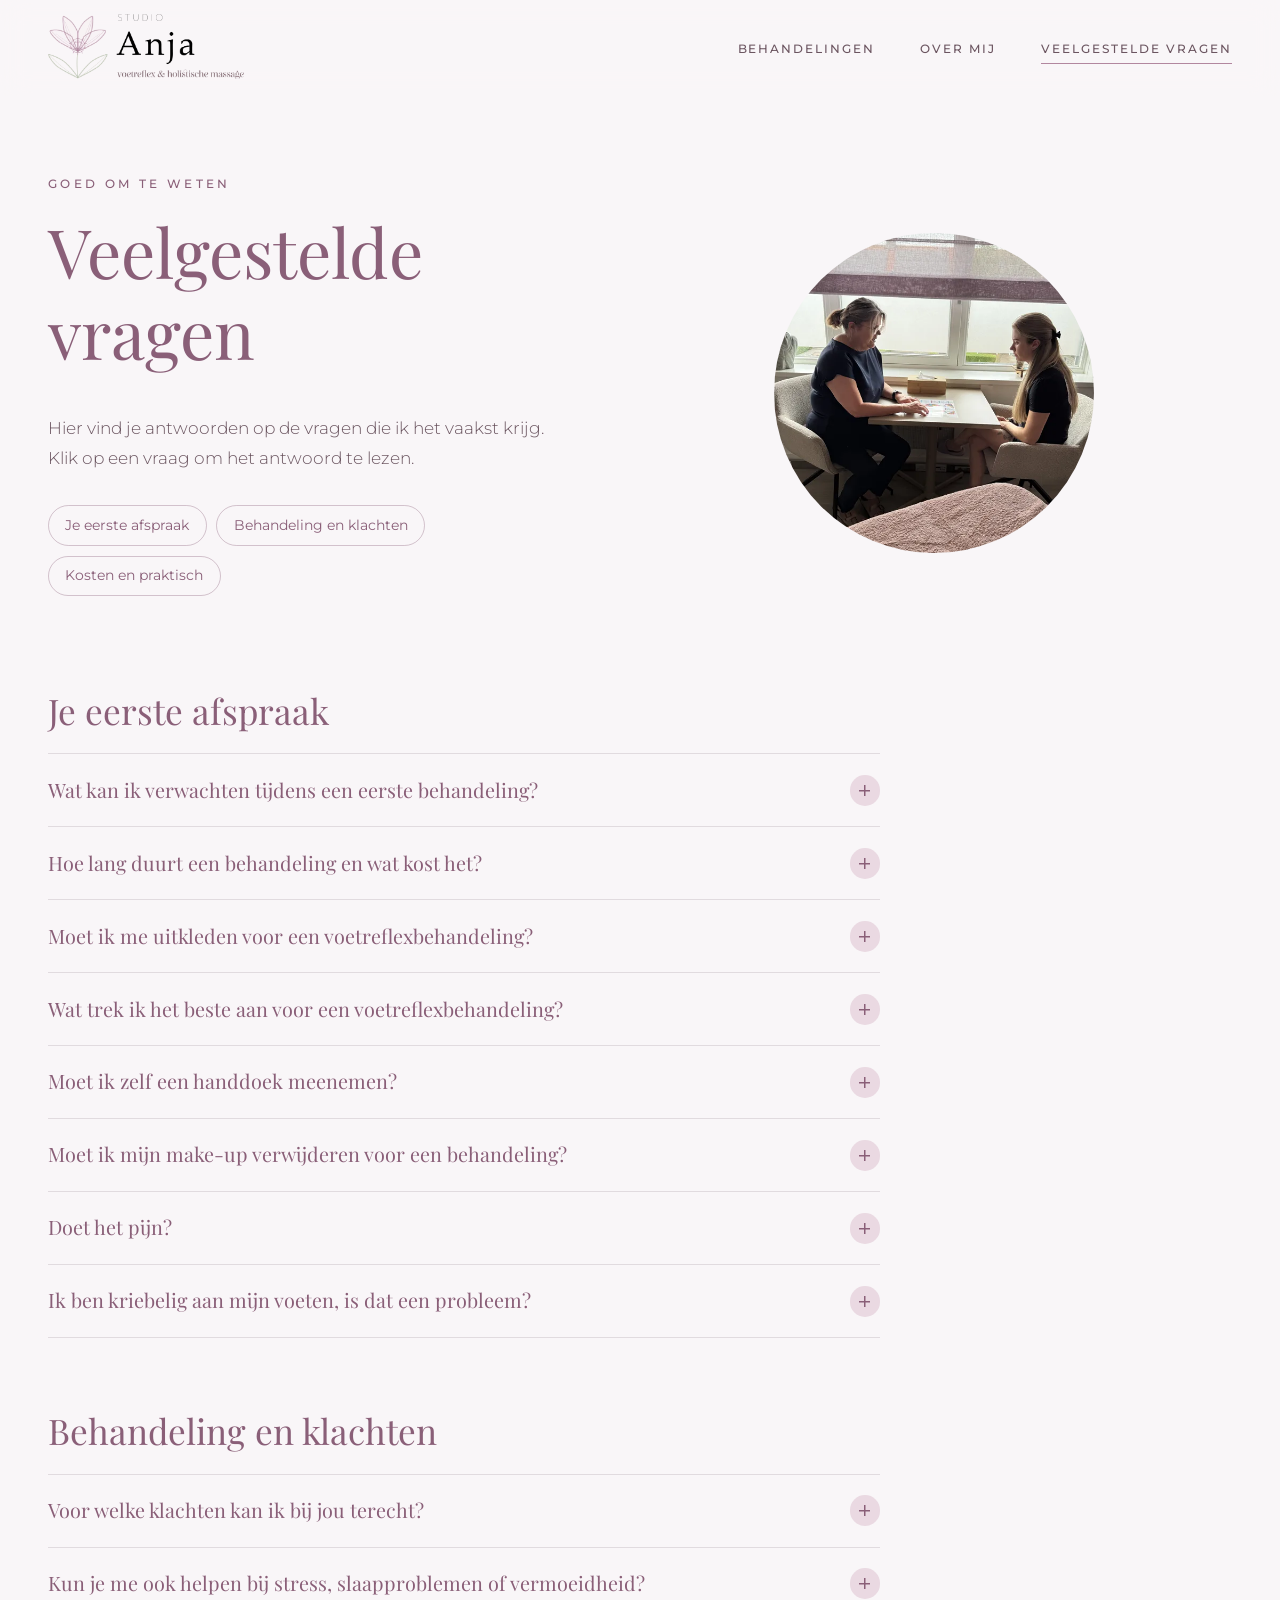
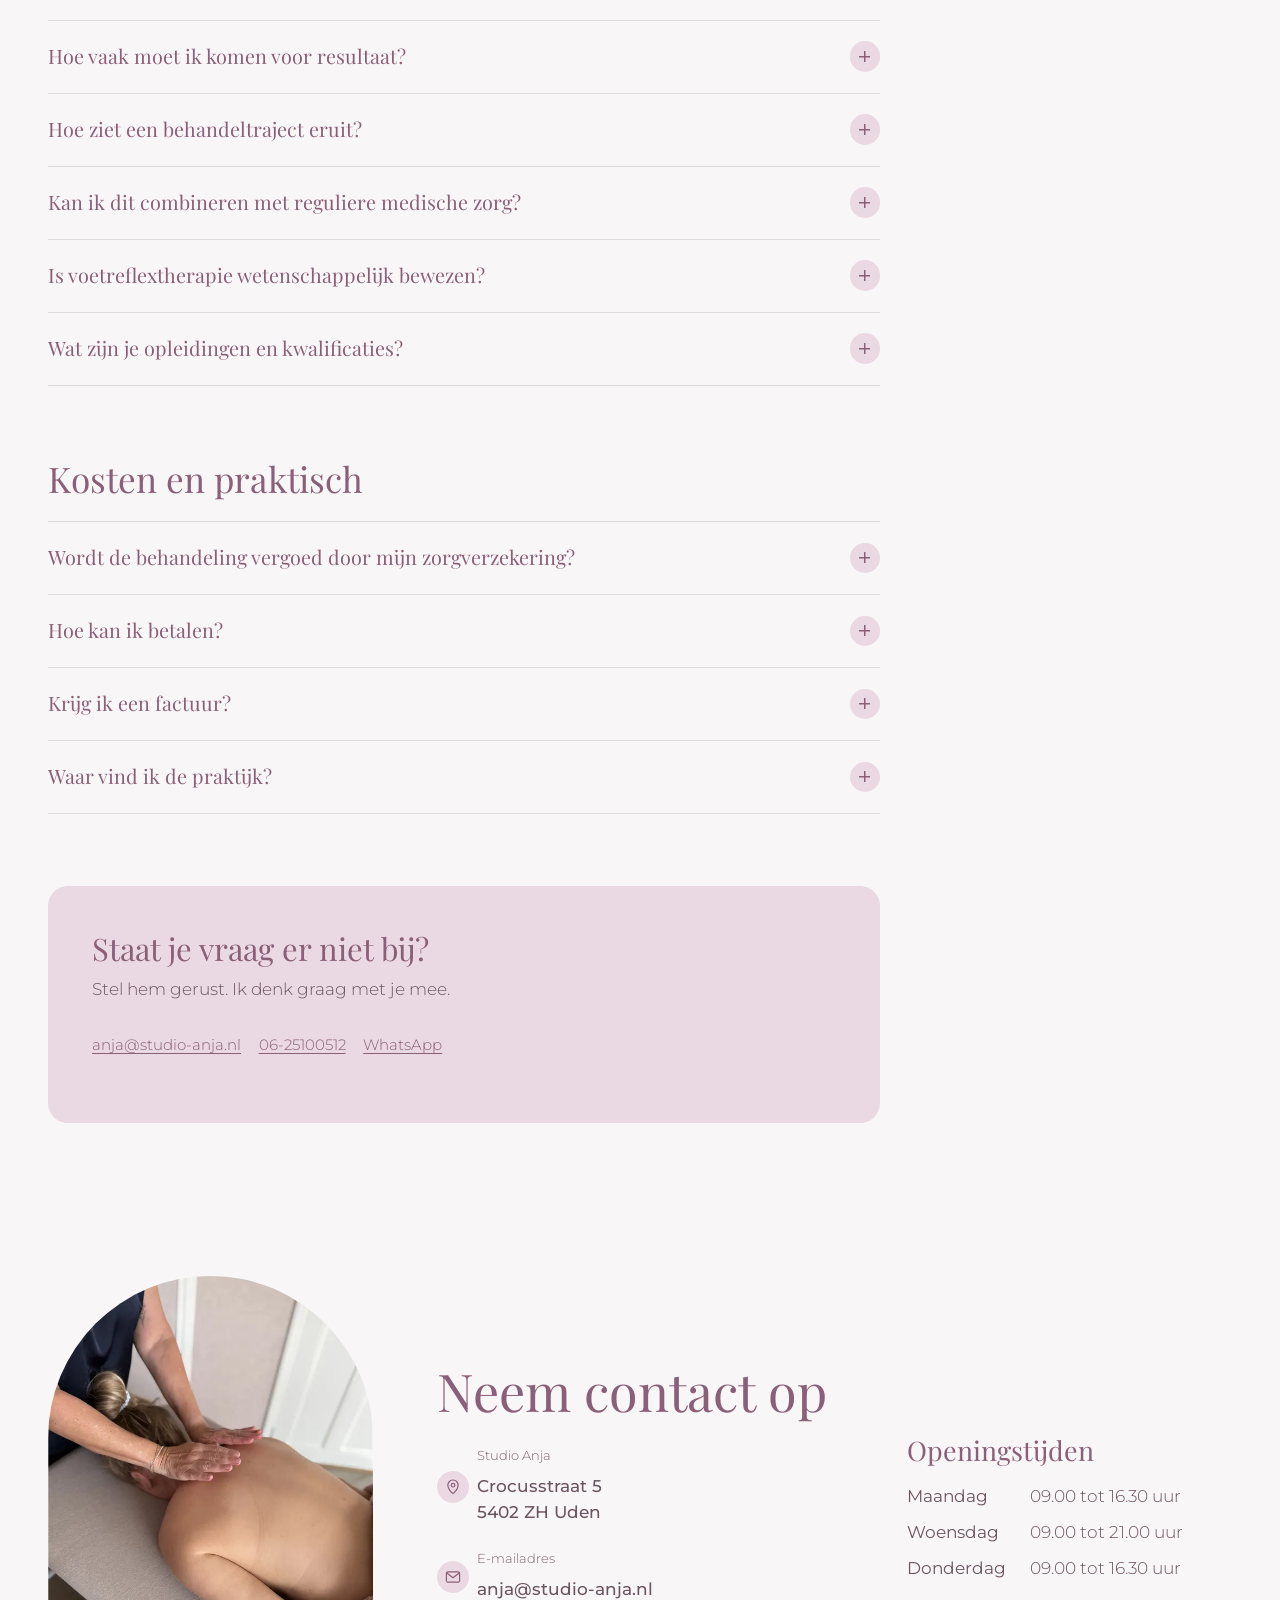
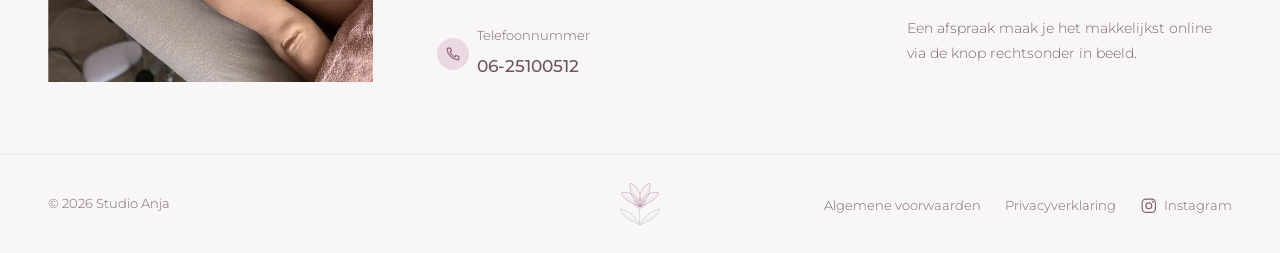
<file: veelgestelde-vragen/index.html>
<!doctype html>
<html lang="nl">
<head>
  <meta charset="utf-8">
  <meta name="viewport" content="width=device-width, initial-scale=1">

  <!-- Titel en omschrijving: dit ziet iemand in de zoekresultaten van Google -->
  <title>Veelgestelde vragen over voetreflex en massage | Studio Anja Uden</title>
  <meta name="description" content="Antwoorden op veelgestelde vragen over voetreflextherapie en holistische massage bij Studio Anja in Uden: de eerste afspraak, kosten, vergoeding, kleding en meer.">
  <link rel="canonical" href="https://studio-anja.nl/veelgestelde-vragen/">

  <!-- Hoe de pagina eruitziet als je hem deelt via WhatsApp of social media -->
  <meta property="og:type" content="website">
  <meta property="og:locale" content="nl_NL">
  <meta property="og:site_name" content="Studio Anja">
  <meta property="og:title" content="Veelgestelde vragen | Studio Anja Uden">
  <meta property="og:description" content="Antwoorden op veelgestelde vragen over voetreflextherapie en holistische massage bij Studio Anja in Uden: de eerste afspraak, kosten, vergoeding, kleding en meer.">
  <meta property="og:url" content="https://studio-anja.nl/veelgestelde-vragen/">
  <meta property="og:image" content="https://studio-anja.nl/assets/img/studio-anja-praktijk-uden-breed-1200.webp">

  <!-- Icoontje in het browsertabblad -->
  <link rel="icon" href="../assets/img/favicon-32.png" sizes="32x32" type="image/png">
  <link rel="apple-touch-icon" href="../assets/img/favicon-180.png">
  <meta name="theme-color" content="#f9f6f8">

  <!-- Lettertypes staan op de website zelf (assets/fonts) -->
  <link rel="preload" href="../assets/fonts/montserrat-latin.woff2" as="font" type="font/woff2" crossorigin>
  <link rel="preload" href="../assets/fonts/playfair-display-latin.woff2" as="font" type="font/woff2" crossorigin>

  <link rel="stylesheet" href="../assets/css/style.css">

  <!-- Laat de CSS meteen weten dat JavaScript werkt (voor het infaden) -->
  <script>document.documentElement.classList.add('js');</script>
</head>
<body class="pagina-veelgestelde-vragen">

  <a class="skip-link" href="#inhoud">Ga naar de inhoud</a>

  <!-- ============ HEADER ============ -->
  <header class="site-header">
    <div class="container">
      <a class="logo" href="../" aria-label="Studio Anja, naar de homepage">
        <img src="../assets/img/logo-studio-anja.webp" alt="Studio Anja, voetreflex en holistische massage" width="640" height="234">
      </a>

      <button class="menu-knop" type="button" aria-expanded="false" aria-controls="hoofdmenu">
        <span><span class="visually-hidden">Menu openen</span></span>
      </button>

      <nav class="site-nav" id="hoofdmenu" aria-label="Hoofdmenu">
        <ul class="menu">
          <li><a href="../behandelingen/">Behandelingen</a></li>
          <li><a href="../over-mij/">Over mij</a></li>
          <li><a href="../veelgestelde-vragen/" aria-current="page">Veelgestelde vragen</a></li>
        </ul>
      </nav>
    </div>
  </header>

  <!-- ============ INHOUD ============ -->
  <main id="inhoud">
    <!-- ===== Intro ===== -->
    <section class="sectie" aria-labelledby="titel-vragen" style="padding-bottom: 0">
      <div class="container duo duo--omgekeerd">
        <div class="rond reveal" style="max-width: 320px">
          <img src="../assets/img/intakegesprek-800.webp" srcset="../assets/img/intakegesprek-800.webp 600w, ../assets/img/intakegesprek-1600.webp 1200w" sizes="(max-width: 800px) 300px, 320px" alt="Anja voert aan tafel een rustig intakegesprek met een cliënt" width="600" height="800" fetchpriority="high" style="object-position: 50% 35%">
        </div>
        <div class="duo__tekst reveal" style="--vertraging: .1s">
          <span class="bovenkop">Goed om te weten</span>
          <h1 id="titel-vragen">Veelgestelde vragen</h1>
          <p>Hier vind je antwoorden op de vragen die ik het vaakst krijg. Klik op een vraag om het antwoord te lezen.</p>
          <ul class="vragen-nav" aria-label="Ga naar een onderwerp">
            <li><a href="#eerste-afspraak">Je eerste afspraak</a></li>
            <li><a href="#behandeling">Behandeling en klachten</a></li>
            <li><a href="#praktisch">Kosten en praktisch</a></li>
          </ul>
        </div>
      </div>
    </section>

    <!-- ===== De vragen =====
         Elke vraag is een <details>: klik op de <summary> en het antwoord klapt open. -->
    <section class="sectie">
      <div class="container">
        <div class="vragen">

        <div class="vragen-groep" id="eerste-afspraak">
          <h2 class="reveal">Je eerste afspraak</h2>

          <details class="vraag">
            <summary>Wat kan ik verwachten tijdens een eerste behandeling?</summary>
            <div class="vraag__antwoord"><p>Bij de eerste afspraak nemen we eerst even de tijd voor een kort intakegesprek: wat speelt er, waar loop je tegenaan en wat hoop je te bereiken. Daarna volgt de behandeling zelf, in een rustige, veilige omgeving. Na afloop bespreken we samen wat ik heb gevoeld en wat een goed vervolg zou zijn.</p></div>
          </details>

          <details class="vraag">
            <summary>Hoe lang duurt een behandeling en wat kost het?</summary>
            <div class="vraag__antwoord"><p>Een voetreflexbehandeling duurt 45 minuten, een holistische total body massage 60 minuten en een combibehandeling 75 tot 90 minuten. Bij een eerste afspraak neem ik extra tijd voor de intake, zodat dat niet van je behandeltijd afgaat. De kosten vind je op de pagina <a href="../behandelingen/">behandelingen en tarieven</a>. Neem gerust contact op als je twijfelt of een bepaalde behandeling bij je klacht past.</p></div>
          </details>

          <details class="vraag">
            <summary>Moet ik me uitkleden voor een voetreflexbehandeling?</summary>
            <div class="vraag__antwoord"><p>Nee. Voor voetreflextherapie hoef je alleen je sokken en schoenen uit te doen. Bij een holistische massage kleed je je gedeeltelijk uit, tot op je gemak, en lig je onder een handdoek of doek. Jij bepaalt wat prettig voelt.</p></div>
          </details>

          <details class="vraag">
            <summary>Wat trek ik het beste aan voor een voetreflexbehandeling?</summary>
            <div class="vraag__antwoord"><p>Comfortabele kleding met wijde pijpen is fijn, zodat je broek makkelijk tot boven je enkels omhoog kan zonder knellen. Sokken en schoenen doe je bij binnenkomst uit.</p></div>
          </details>

          <details class="vraag">
            <summary>Moet ik zelf een handdoek meenemen?</summary>
            <div class="vraag__antwoord"><p>Nee, dat hoeft niet. Ik zorg voor schone handdoeken en linnen, jij hoeft alleen jezelf mee te nemen.</p></div>
          </details>

          <details class="vraag">
            <summary>Moet ik mijn make-up verwijderen voor een behandeling?</summary>
            <div class="vraag__antwoord"><p>Bij een voetreflexbehandeling is dit uiteraard niet nodig. Tijdens de holistische total body massage wordt ook je gezicht gemasseerd. Het is fijn als je je make-up van tevoren verwijdert, maar ik kan dit ook ter plekke voor je doen. Wil je liever niet dat je gezicht gemasseerd wordt? Geef het gerust van tevoren aan.</p></div>
          </details>

          <details class="vraag">
            <summary>Doet het pijn?</summary>
            <div class="vraag__antwoord"><p>Een behandeling mag nooit echt pijn doen. Sommige zones of spieren kunnen gevoelig zijn, zeker als er ergens spanning of een blokkade zit, maar dat voelt eerder als 'gevoelige druk' dan als pijn. Geef het altijd aan als iets niet prettig aanvoelt, dan pas ik het direct aan.</p></div>
          </details>

          <details class="vraag">
            <summary>Ik ben kriebelig aan mijn voeten, is dat een probleem?</summary>
            <div class="vraag__antwoord"><p>Helemaal niet, dat komt vaker voor dan je denkt. Een stevige, rustige aanraking voelt meestal al snel anders dan een lichte kriebel. Laat het me weten, dan pas ik mijn aanpak daarop aan.</p></div>
          </details>
        </div>

        <div class="vragen-groep" id="behandeling">
          <h2 class="reveal">Behandeling en klachten</h2>

          <details class="vraag">
            <summary>Voor welke klachten kan ik bij jou terecht?</summary>
            <div class="vraag__antwoord"><p>Denk aan stress en vermoeidheid, slaapproblemen, spanningsklachten, hormonale klachten, en ondersteuning bij herstel na blessures of overbelasting. Twijfel je of jouw klacht hierbij past? Neem gerust contact op, dan denk ik met je mee.</p></div>
          </details>

          <details class="vraag">
            <summary>Kun je me ook helpen bij stress, slaapproblemen of vermoeidheid?</summary>
            <div class="vraag__antwoord"><p>Ja, dit zijn juist klachten waar voetreflextherapie en holistische massage heel goed bij kunnen helpen. Beide behandelingen richten zich op ontspanning van lichaam en zenuwstelsel, wat vaak al na één sessie merkbaar rustiger voelt.</p></div>
          </details>

          <details class="vraag">
            <summary>Hoe vaak moet ik komen voor resultaat?</summary>
            <div class="vraag__antwoord"><p>Dat verschilt per persoon en per klacht. Voor acute klachten kan één of enkele behandelingen al verlichting geven; bij chronische klachten werken we vaak in een kort traject van meerdere sessies. Na de eerste afspraak geef ik je een eerlijk advies over wat past bij jouw situatie.</p></div>
          </details>

          <details class="vraag">
            <summary>Hoe ziet een behandeltraject eruit?</summary>
            <div class="vraag__antwoord"><p>Elk traject begint met een intake om jouw klacht en wens helder te krijgen. Op basis daarvan stel ik een behandelplan op, meestal opgebouwd in fases: eerst rust en opening, dan gericht werken aan de klacht, en tot slot afronding en advies voor thuis.</p></div>
          </details>

          <details class="vraag">
            <summary>Kan ik dit combineren met reguliere medische zorg?</summary>
            <div class="vraag__antwoord"><p>Ja, voetreflextherapie en holistische massage zijn een mooie aanvulling naast reguliere zorg, niet een vervanging ervan. Ben je onder behandeling bij een arts of specialist, meld dit dan bij de intake, zodat ik daar rekening mee kan houden.</p></div>
          </details>

          <details class="vraag">
            <summary>Is voetreflextherapie wetenschappelijk bewezen?</summary>
            <div class="vraag__antwoord"><p>Eerlijk gezegd: het wetenschappelijk bewijs voor voetreflextherapie is beperkt en wisselend. Wat ik wel keer op keer terugzie bij cliënten is diepe ontspanning en meer lichaamsbewustzijn, en dat heeft op zichzelf al waarde. Ik beloof je geen wondermiddel, wel een zorgvuldige en deskundige behandeling.</p></div>
          </details>

          <details class="vraag">
            <summary>Wat zijn je opleidingen en kwalificaties?</summary>
            <div class="vraag__antwoord"><p>Ik ben gediplomeerd in zowel holistische massage als voetreflextherapie. Ik blijf mezelf continu bijscholen, zodat ik je de best mogelijke behandeling kan bieden.</p></div>
          </details>
        </div>

        <div class="vragen-groep" id="praktisch">
          <h2 class="reveal">Kosten en praktisch</h2>

          <details class="vraag">
            <summary>Wordt de behandeling vergoed door mijn zorgverzekering?</summary>
            <div class="vraag__antwoord"><p>Nee, de behandeling wordt niet vergoed door de zorgverzekering, omdat ik niet aangesloten ben bij de branchevereniging. Daarnaast wegen de kosten van een aanvullende verzekering niet op tegen de vergoeding die je krijgt vanuit de zorgverzekering.</p></div>
          </details>

          <details class="vraag">
            <summary>Hoe kan ik betalen?</summary>
            <div class="vraag__antwoord"><p>Je kunt direct na de behandeling contant betalen of pinnen via tap to pay.</p></div>
          </details>

          <details class="vraag">
            <summary>Krijg ik een factuur?</summary>
            <div class="vraag__antwoord"><p>Standaard krijg je geen factuur mee. Heb je er wel een nodig, geef dit dan even aan, dan zorg ik dat je die krijgt.</p></div>
          </details>

          <details class="vraag">
            <summary>Waar vind ik de praktijk?</summary>
            <div class="vraag__antwoord"><p>Studio Anja is gevestigd aan de Crocusstraat 5, 5402 ZH in Uden. Bij de voordeur hangt een bordje met de naam van de praktijk, dus je kunt me niet missen.</p></div>
          </details>
        </div>

        <!-- Vraag er niet bij? -->
        <div class="vragen-contact reveal">
          <h2>Staat je vraag er niet bij?</h2>
          <p>Stel hem gerust. Ik denk graag met je mee.</p>
          <p class="kaart__links">
            <a href="mailto:anja@studio-anja.nl">anja@studio-anja.nl</a>
            <a href="tel:+31625100512">06-25100512</a>
            <a href="https://wa.me/31625100512" rel="noopener">WhatsApp</a>
          </p>
        </div>
        </div>
      </div>
    </section>
  </main>

  <!-- ============ FOOTER ============ -->
  <footer>
    <section class="contact" aria-labelledby="contact-titel">
      <div class="container contact__grid">
        <div class="contact__foto boog reveal">
          <img src="../assets/img/massage-contact-800.webp" alt="Anja masseert de rug van een cliënt tijdens een holistische massage" width="600" height="800" loading="lazy">
        </div>

        <div class="reveal" style="--vertraging: .1s">
          <h2 id="contact-titel">Neem contact op</h2>
          <ul class="contact-lijst">
            <li>
              <svg class="icoon" viewBox="0 0 24 24" aria-hidden="true"><path d="M12 21s-7-6.2-7-11.5a7 7 0 0 1 14 0C19 14.8 12 21 12 21z"/><circle cx="12" cy="9.5" r="2.5"/></svg>
              <span><span class="label">Studio Anja</span><a href="https://www.google.com/maps/search/?api=1&amp;query=Studio+Anja%2C+Crocusstraat+5%2C+5402+ZH+Uden" target="_blank" rel="noopener">Crocusstraat 5<br>5402 ZH Uden<span class="visually-hidden"> (opent Google Maps in een nieuw tabblad)</span></a></span>
            </li>
            <li>
              <svg class="icoon" viewBox="0 0 24 24" aria-hidden="true"><rect x="3" y="5" width="18" height="14" rx="2"/><path d="m3.5 6.5 8.5 6.5 8.5-6.5"/></svg>
              <span><span class="label">E-mailadres</span><a href="mailto:anja@studio-anja.nl">anja@studio-anja.nl</a></span>
            </li>
            <li>
              <svg class="icoon" viewBox="0 0 24 24" aria-hidden="true"><path d="M5 4h3.5L10 8 8 9.5a11 11 0 0 0 6.5 6.5L16 14l4 1.5V19a1 1 0 0 1-1 1A16 16 0 0 1 4 5a1 1 0 0 1 1-1z"/></svg>
              <span><span class="label">Telefoonnummer</span><a href="tel:+31625100512">06-25100512</a></span>
            </li>
          </ul>
        </div>

        <div class="reveal" style="--vertraging: .2s">
          <h3>Openingstijden</h3>
          <dl class="openingstijden">
            <dt>Maandag</dt><dd>09.00 tot 16.30 uur</dd>
            <dt>Woensdag</dt><dd>09.00 tot 21.00 uur</dd>
            <dt>Donderdag</dt><dd>09.00 tot 16.30 uur</dd>
          </dl>
          <p class="contact__tip">Een afspraak maak je het makkelijkst online via de knop rechtsonder in beeld.</p>
        </div>
      </div>
    </section>

    <div class="footer-onder">
      <div class="container">
        <p style="margin:0">© 2026 Studio Anja</p>
        <img src="../assets/img/klaproos.webp" alt="" width="320" height="334" loading="lazy">
        <ul class="footer-links">
          <li><a href="../algemene-voorwaarden/">Algemene voorwaarden</a></li>
          <li><a href="../privacyverklaring/">Privacyverklaring</a></li>
          <li>
            <a href="https://www.instagram.com/studioanja.nl/" rel="noopener">
              <svg viewBox="0 0 24 24" aria-hidden="true"><rect x="3" y="3" width="18" height="18" rx="5"/><circle cx="12" cy="12" r="4"/><circle cx="17.5" cy="6.5" r=".5"/></svg>
              Instagram
            </a>
          </li>
        </ul>
      </div>
    </div>
  </footer>

  <script src="../assets/js/main.js" defer></script>

  <!-- Boekknop rechtsonder: opent de eigen afsprakenomgeving in een venster -->
  <script src="https://afspraak.studio-anja.nl/widget.js" defer></script>
</body>
</html>
</file>
<file: assets/css/style.css>
/* =========================================================
   Studio Anja: stylesheet
   Opbouw van dit bestand:
   1. Variabelen (kleuren, lettertypes, maten)
   2. Basis (reset en standaard tekst)
   3. Hulpklassen (container, knoppen, boogfoto, golven)
   4. Header en menu
   5. Footer en contact
   6. Homepage
   7. Behandelpagina (tarieven en stappen)
   8. Over mij, veelgestelde vragen, algemene voorwaarden
   9. Animaties en prefers-reduced-motion
   ========================================================= */

/* ---------- Lettertypes ----------
   Staan op de website zelf (assets/fonts), niet via Google Fonts: zo gaan er geen bezoekersgegevens naar Google.
   Het zijn variabele lettertypes: één bestand bevat alle diktes. Licentie: SIL Open Font License. */
@font-face {
  font-family: "Montserrat";
  font-style: normal;
  font-weight: 300 500;
  font-display: swap;
  src: url("../fonts/montserrat-latin.woff2") format("woff2");
}
@font-face {
  font-family: "Playfair Display";
  font-style: normal;
  font-weight: 400 500;
  font-display: swap;
  src: url("../fonts/playfair-display-latin.woff2") format("woff2");
}
@font-face {
  font-family: "Playfair Display";
  font-style: italic;
  font-weight: 400;
  font-display: swap;
  src: url("../fonts/playfair-display-italic-latin.woff2") format("woff2");
}



/* ---------- 1. Variabelen ---------- */
/* Alles wat vaker terugkomt staat hier één keer.
   Wil je later een kleur aanpassen? Dan doe je dat alleen hier. */
:root {
  /* Huisstijl */
  --mauve: #b2879f;          /* accent, knoppen, voetreflex */
  --oudroze: #cca29f;        /* accent */
  --salie: #b1c09e;          /* holistische massage */
  --nachtblauw: #192a3d;     /* in de huisstijl, op de site niet meer gebruikt */
  --bg: #f9f6f8;             /* achtergrond */
  --bg-roze: #f8f1f5;        /* achtergrond, iets rozer */

  /* Tekstkleuren: warme pruimtinten rond #7e656f.
     Tussen haakjes het contrast met de achtergrond (minimaal 4,5 nodig). */
  --tekst-zacht: #7e656f;    /* kleine bijteksten, labels (4,9 op --bg) */
  --tekst: #6b5560;          /* lopende tekst, menu (6,3 op --bg) */
  --tekst-diep: #4f3c46;     /* extra donkere tekst, voor als het nodig is */

  /* Donkere varianten van de huisstijl voor leesbaarheid */
  --mauve-donker: #8a5f78;   /* mauve koppen en knoppen op licht (4,9) */
  --mauve-diep: #94687f;     /* mauve vlak met witte tekst erop (4,6) */
  --salie-diep: #8a9c76;     /* salie vlak met witte tekst erop (3,0) */
  --salie-donker: #5f7050;
  --mauve-zacht: #ead9e2;    /* heel licht mauve vlak (zoals "Voordelen") */

  /* Lettertypes */
  --font-kop: "Playfair Display", Georgia, serif;
  --font-tekst: "Montserrat", "Helvetica Neue", Arial, sans-serif;

  /* Maten: clamp(min, voorkeur, max) laat iets meegroeien met het scherm */
  --container: 1200px;
  --gutter: clamp(1.25rem, 4vw, 3rem);           /* ruimte aan de zijkant */
  --sectie: clamp(3rem, 6vw, 5.5rem);            /* ruimte boven/onder secties */
  --header-h: 6rem;                              /* hoogte van de header */
  --radius: 1.25rem;

  /* Beweging */
  --ease: cubic-bezier(.22, .61, .36, 1);        /* rustig uitlopende beweging */
}

@media (max-width: 900px) {
  :root { --header-h: 4.5rem; }
}


/* ---------- 2. Basis ---------- */
*,
*::before,
*::after { box-sizing: border-box; }

html {
  scroll-behavior: smooth;
  scroll-padding-top: var(--header-h);   /* ankerlinks verdwijnen niet onder de header */
  -webkit-text-size-adjust: 100%;
}

body {
  margin: 0;
  background: var(--bg);
  color: var(--tekst);
  font-family: var(--font-tekst);
  font-weight: 300;
  font-size: clamp(1rem, .96rem + .2vw, 1.0625rem);
  line-height: 1.75;
  -webkit-font-smoothing: antialiased;
}

h1, h2, h3, h4 {
  font-family: var(--font-kop);
  font-weight: 400;
  line-height: 1.2;
  color: var(--mauve-donker);
  margin: 0 0 .6em;
  text-wrap: balance;      /* verdeelt koppen mooi over regels */
}
h1 { font-size: clamp(2.4rem, 1.6rem + 3.4vw, 4.25rem); }
h2 { font-size: clamp(2rem, 1.5rem + 2.2vw, 3.25rem); }
h3 { font-size: clamp(1.35rem, 1.2rem + .6vw, 1.7rem); }

p { margin: 0 0 1.1em; text-wrap: pretty; }

a { color: var(--mauve-donker); text-underline-offset: .2em; }
a:hover { color: var(--tekst); }

img { display: block; max-width: 100%; height: auto; }

ul { padding-left: 1.2em; }

/* Losse tekstlinks een groter klikvlak geven, zodat ze met een vinger
   makkelijk te raken zijn (minstens 24 pixels hoog, de norm van WCAG 2.2) */
.contact-lijst a,
.footer-links a,
.voorwaarden__inhoud a,
.kaart__links a,
.link-pijl {
  display: inline-block;
  padding-block: .55rem .2em;
}

/* Zichtbare focusrand voor wie met het toetsenbord navigeert */
:focus-visible {
  outline: 2px solid var(--mauve-donker);
  outline-offset: 3px;
  border-radius: 4px;
}

/* "Ga naar de inhoud": alleen zichtbaar als je met Tab navigeert */
.skip-link {
  position: absolute;
  left: 1rem;
  top: -4rem;
  z-index: 100;
  padding: .75rem 1.25rem;
  background: var(--tekst);
  color: #fff;
  border-radius: 999px;
  transition: top .2s;
}
.skip-link:focus { top: 1rem; color: #fff; }

/* Tekst alleen voor schermlezers */
.visually-hidden {
  position: absolute !important;
  width: 1px; height: 1px;
  overflow: hidden;
  clip: rect(0 0 0 0);
  white-space: nowrap;
}


/* ---------- 3. Hulpklassen ---------- */
.container {
  width: min(100% - 2 * var(--gutter), var(--container));
  margin-inline: auto;
}

.sectie { padding-block: var(--sectie); }

/* Klein woord boven een kop, zoals "STUDIO" in het logo */
.bovenkop {
  display: block;
  font-family: var(--font-tekst);
  font-size: .75rem;
  font-weight: 500;
  letter-spacing: .28em;
  text-transform: uppercase;
  color: var(--mauve-donker);
  margin-bottom: 1rem;
}

/* Knop */
.knop {
  display: inline-flex;
  align-items: center;
  gap: .6em;
  padding: .95em 2em;
  border-radius: 999px;
  background: var(--mauve-donker);
  color: #fff;
  font-family: var(--font-tekst);
  font-size: .9rem;
  font-weight: 500;
  letter-spacing: .06em;
  text-decoration: none;
  transition: background-color .4s var(--ease), transform .4s var(--ease);
}
.knop:hover { background: var(--tekst); color: #fff; transform: translateY(-2px); }

/* Tekstlink met een lijntje dat bij hover meegroeit */
.link-pijl {
  font-weight: 500;
  text-decoration: none;
  background: linear-gradient(currentColor, currentColor) 0 100% / 30% 1px no-repeat;
  padding-bottom: .2em;
  transition: background-size .5s var(--ease);
}
.link-pijl:hover { background-size: 100% 1px; }

/* Foto in boogvorm: rond aan de bovenkant.
   Een heel grote border-radius wordt door de browser automatisch
   verkleind tot een perfecte halve cirkel, hoe breed de foto ook is. */
.boog {
  border-radius: 100vmax 100vmax 0 0;
  overflow: hidden;
}
.boog img {
  width: 100%;
  height: 100%;
  object-fit: cover;   /* vult de vorm zonder te vervormen */
}

/* Golvende rand tussen twee vlakken.
   De SVG staat in de HTML. Je geeft twee kleuren mee:
   --van  = kleur van het vlak erboven (achtergrond van de golf)
   --naar = kleur van het vlak eronder (de golf zelf)
   Voorbeeld: <svg class="golf" style="--van: var(--bg); --naar: var(--mauve)"> */
.golf {
  display: block;
  width: 100%;
  height: clamp(36px, 5vw, 90px);
  background: var(--van, transparent);
  color: var(--naar, var(--mauve));
  fill: currentColor;
  margin-block: -1px -3px;   /* overlapt een paar pixels: voorkomt een haarlijntje tussen golf en vlak */
}
.golf--gespiegeld { transform: scaleX(-1); }
/* Het vlak na een golf ligt er net overheen, zodat de onderrand van de golf wegvalt */
.golf + *,
footer { position: relative; }


/* ---------- 4. Header en menu ---------- */
/* De header blijft bovenin staan (fixed) en is half doorzichtig.
   backdrop-filter maakt wat erachter zit zacht wazig, zoals matglas. */
.site-header {
  position: fixed;
  inset: 0 0 auto;
  z-index: 50;
  height: var(--header-h);
  background: rgb(249 246 248 / .55);
  -webkit-backdrop-filter: blur(14px) saturate(1.2);
  backdrop-filter: blur(14px) saturate(1.2);
  transition: background-color .5s var(--ease), box-shadow .5s var(--ease);
}
/* Na een stukje scrollen wordt hij iets minder doorzichtig (via main.js) */
.site-header.is-gescrold {
  background: rgb(249 246 248 / .82);
  box-shadow: 0 1px 0 rgb(79 60 70 / .06), 0 10px 30px -18px rgb(79 60 70 / .25);
}

.site-header .container {
  height: 100%;
  display: flex;
  align-items: center;
  justify-content: space-between;
  gap: 2rem;
}

.logo { display: block; flex-shrink: 0; }
.logo img { height: calc(var(--header-h) - 1.5rem); width: auto; }

.menu {
  display: flex;
  gap: clamp(1.5rem, 3.5vw, 3.25rem);
  list-style: none;
  margin: 0;
  padding: 0;
}
.menu a {
  position: relative;
  font-size: .78rem;
  font-weight: 500;
  letter-spacing: .16em;
  text-transform: uppercase;
  color: var(--tekst);
  text-decoration: none;
  padding-block: .5rem;
}
/* Lijntje onder het menu-item: groeit vanuit het midden bij hover */
.menu a::after {
  content: "";
  position: absolute;
  left: 0; right: 0; bottom: 0;
  height: 1px;
  background: var(--mauve);
  transform: scaleX(0);
  transition: transform .5s var(--ease);
}
.menu a:hover::after,
.menu a[aria-current="page"]::after { transform: scaleX(1); }

/* Hamburgerknop: alleen zichtbaar op kleinere schermen */
.menu-knop {
  display: none;
  position: relative;
  width: 2.75rem;
  height: 2.75rem;
  border: 0;
  border-radius: 50%;
  background: transparent;
  color: var(--tekst);
  cursor: pointer;
}
/* De drie streepjes zijn één span plus ::before en ::after */
.menu-knop span,
.menu-knop span::before,
.menu-knop span::after {
  position: absolute;
  left: 50%;
  width: 1.4rem;
  height: 1.5px;
  margin-left: -.7rem;
  background: currentColor;
  border-radius: 2px;
  transition: transform .45s var(--ease), opacity .3s;
}
.menu-knop span { top: 50%; }
.menu-knop span::before,
.menu-knop span::after { content: ""; left: 0; margin-left: 0; }
.menu-knop span::before { transform: translateY(-.45rem); }
.menu-knop span::after { transform: translateY(.45rem); }
/* Open: de streepjes worden een kruisje */
.menu-knop[aria-expanded="true"] span { background: transparent; }
.menu-knop[aria-expanded="true"] span::before { transform: rotate(45deg); background: var(--tekst); }
.menu-knop[aria-expanded="true"] span::after { transform: rotate(-45deg); background: var(--tekst); }

@media (max-width: 900px) {
  .menu-knop { display: block; }

  /* Het menu klapt onder de header uit.
     De truc met grid-template-rows (0fr naar 1fr) laat de hoogte
     soepel meegroeien, ook al weten we de precieze hoogte niet. */
  .site-nav {
    position: absolute;
    inset: 100% 0 auto;
    display: grid;
    grid-template-rows: 0fr;
    background: rgb(249 246 248 / .97);
    -webkit-backdrop-filter: blur(14px);
    backdrop-filter: blur(14px);
    box-shadow: 0 24px 40px -24px rgb(79 60 70 / .3);
    visibility: hidden;
    transition: grid-template-rows .55s var(--ease), visibility 0s .55s;
  }
  .site-nav.is-open {
    grid-template-rows: 1fr;
    visibility: visible;
    transition: grid-template-rows .55s var(--ease), visibility 0s;
  }
  .site-nav > .menu { overflow: hidden; min-height: 0; }

  .menu {
    flex-direction: column;
    align-items: center;
    gap: 0;
  }
  .menu li:first-child { margin-top: 1.5rem; }
  .menu li:last-child { margin-bottom: 2.25rem; }
  .menu a {
    display: block;
    padding: 1rem 0;
    font-size: .85rem;
    opacity: 0;
    transform: translateY(-.5rem);
    transition: opacity .4s var(--ease), transform .4s var(--ease);
  }
  /* Menu-items komen één voor één tevoorschijn */
  .site-nav.is-open .menu a { opacity: 1; transform: none; }
  .site-nav.is-open li:nth-child(2) a { transition-delay: .06s; }
  .site-nav.is-open li:nth-child(3) a { transition-delay: .12s; }
}

/* Ruimte bovenaan zodat de inhoud niet onder de vaste header verdwijnt.
   De homepage heeft een grote foto die juist wél onder de header doorloopt. */
main { padding-top: var(--header-h); }
.pagina-home main { padding-top: 0; }


/* ---------- 5. Footer en contact ---------- */
.contact {
  background: var(--bg);
  padding-block: var(--sectie) clamp(3rem, 6vw, 4.5rem);
}
.contact__grid {
  display: grid;
  grid-template-columns: minmax(0, 4fr) minmax(0, 5fr) minmax(0, 4fr);
  gap: clamp(2rem, 5vw, 5rem);
  align-items: end;
}
.contact__foto { aspect-ratio: 4 / 5; max-width: 360px; }
.contact h2 { margin-bottom: 1.5rem; }
.contact h3 { margin-bottom: 1rem; }

.contact-lijst {
  list-style: none;
  margin: 0;
  padding: 0;
  display: grid;
  gap: 1.25rem;
}
.contact-lijst li {
  display: grid;
  grid-template-columns: 2.5rem 1fr;
  align-items: center;
  line-height: 1.5;
}
.contact-lijst .label {
  display: block;
  font-size: .8rem;
  color: var(--tekst-zacht);
}
.contact-lijst a,
.contact-lijst strong {
  font-weight: 500;
  color: var(--tekst);
  text-decoration: none;
}
.contact-lijst a:hover { color: var(--mauve-donker); }

/* Rond icoontje voor adres, mail, telefoon */
.icoon {
  width: 2rem;
  height: 2rem;
  padding: .45rem;
  border-radius: 50%;
  background: var(--mauve-zacht);
  color: var(--mauve-donker);
  fill: none;
  stroke: currentColor;
  stroke-width: 1.6;
  stroke-linecap: round;
  stroke-linejoin: round;
}

.openingstijden {
  display: grid;
  grid-template-columns: auto 1fr;
  gap: .4rem 1.5rem;
  margin: 0 0 2rem;
}
.openingstijden dt { font-weight: 400; }
.openingstijden dd { margin: 0; white-space: nowrap; }

.contact__tip {
  font-size: .9rem;
  color: var(--tekst-zacht);
}

.footer-onder {
  border-top: 1px solid rgb(79 60 70 / .08);
  padding-block: 1.75rem;
  font-size: .8rem;
  color: var(--tekst-zacht);
}
.footer-onder .container {
  display: grid;
  grid-template-columns: 1fr auto 1fr;
  align-items: center;
  gap: 1rem;
}
.footer-onder img { width: 2.5rem; height: auto; }
.footer-links {
  display: flex;
  justify-content: flex-end;
  gap: 1.5rem;
  list-style: none;
  margin: 0;
  padding: 0;
}
.footer-links a {
  display: inline-flex;
  align-items: center;
  gap: .4rem;
  color: inherit;
  text-decoration: none;
}
.footer-links a:hover { color: var(--mauve-donker); }
.footer-links svg {
  width: 1.1rem; height: 1.1rem;
  fill: none; stroke: currentColor; stroke-width: 1.6;
}

@media (max-width: 1000px) {
  .contact__grid { grid-template-columns: 1fr 1fr; align-items: start; }
  .contact__foto { grid-row: span 2; }
}
@media (max-width: 640px) {
  .contact__grid { grid-template-columns: 1fr; }
  .contact__foto { grid-row: auto; max-width: 280px; }
  .footer-onder .container { grid-template-columns: 1fr; justify-items: center; text-align: center; }
  .footer-onder img { order: -1; }
  .footer-links { justify-content: center; }
}


/* ---------- 6. Homepage ---------- */

/* Grote foto bovenaan. De header ligt eroverheen. */
.hero {
  position: relative;
  min-height: min(92vh, 900px);
  display: grid;
  align-items: center;
  overflow: hidden;
  background: var(--bg-roze);
}
.hero__foto {
  position: absolute;
  inset: 0;
  width: 100%;
  height: 100%;
  object-fit: cover;
  object-position: 50% 62%;
}
/* Zachte waas van links, zodat de tekst goed leesbaar is op de foto */
.hero::before {
  content: "";
  position: absolute;
  inset: 0;
  z-index: 1;
  background: linear-gradient(100deg, rgb(249 246 248 / .88) 0%, rgb(249 246 248 / .55) 38%, rgb(249 246 248 / 0) 62%);
}
.hero__tekst {
  position: relative;
  z-index: 2;
  padding-block: calc(var(--header-h) + 3rem) 5.5rem;
}
.hero h1 {
  max-width: 14ch;
  margin-bottom: 1.25rem;
}
.hero p {
  max-width: 26rem;
  font-size: 1.05rem;
}
/* De golf ligt onderaan over de foto heen */
.hero .golf {
  position: absolute;
  inset: auto 0 0;
  z-index: 3;
}

@media (max-width: 700px) {
  .hero { min-height: 82vh; align-items: end; }
  .hero::before {
    background: linear-gradient(0deg, rgb(249 246 248 / .97) 0%, rgb(249 246 248 / .9) 42%, rgb(249 246 248 / 0) 72%);
  }
  .hero__foto { object-position: 50% 20%; }
  .hero__tekst { padding-block: 0 5.5rem; }
}

/* Gekleurd vlak voor een behandeling (mauve of salie), met lichte tekst.
   Beide kleuren zijn een paar tinten donkerder dan de huisstijl,
   zodat de witte tekst beter leesbaar is. */
.behandeling {
  padding-block: clamp(2.5rem, 5vw, 4.5rem);
  color: #fff;
}
.behandeling--mauve { background: var(--mauve-diep); }
.behandeling--salie { background: var(--salie-diep); }
.behandeling h2 { color: #fff; }

.behandeling__grid {
  display: grid;
  grid-template-columns: minmax(0, 5fr) minmax(0, 6fr);
  gap: clamp(2.5rem, 7vw, 7rem);
  align-items: center;
}
/* Bij de massage staat de foto rechts */
.behandeling--salie .behandeling__foto { order: 2; }

.behandeling__foto {
  aspect-ratio: 4 / 5;
  width: 100%;
  max-width: 460px;
  justify-self: center;
}
.behandeling__foto img { transition: transform 1.6s var(--ease); }
.behandeling__foto:hover img { transform: scale(1.04); }

.behandeling__tekst { max-width: 34rem; }
.behandeling__tekst p { font-weight: 400; }

/* Tijd en prijs als klein label */
.label-prijs {
  display: inline-flex;
  gap: .9em;
  margin-bottom: 1.5rem;
  padding: .45em 1.1em;
  border-radius: 999px;
  background: rgb(255 255 255 / .35);
  font-size: .8rem;
  font-weight: 500;
  letter-spacing: .08em;
}

/* Lijst met een klein bolletje als opsommingsteken */
.lijst-zacht {
  list-style: none;
  padding: 0;
  margin: 0 0 2rem;
  display: grid;
  grid-template-columns: repeat(2, minmax(0, 1fr));
  gap: .55rem 2rem;
  font-weight: 400;
}
.lijst-zacht li {
  position: relative;
  padding-left: 1.3rem;
  line-height: 1.5;
}
.lijst-zacht li::before {
  content: "";
  position: absolute;
  left: 0;
  top: .55em;
  width: .45rem;
  height: .45rem;
  border-radius: 50%;
  background: #fff;
}
.behandeling a.link-pijl { color: inherit; }   /* zelfde kleur als de tekst van het vlak */
.behandeling a.link-pijl:hover { color: inherit; opacity: .8; }
.behandeling .label-prijs { background: rgb(255 255 255 / .18); }

@media (max-width: 800px) {
  .behandeling__grid { grid-template-columns: 1fr; }
  .behandeling--salie .behandeling__foto { order: 0; }
  .behandeling__foto { max-width: 340px; }
}
@media (max-width: 460px) {
  .lijst-zacht { grid-template-columns: 1fr; }
}

/* Over Anja: foto met een kaart die er half overheen valt */
.intro-anja { background: var(--bg); }
.intro-anja__grid {
  display: grid;
  grid-template-columns: minmax(0, 6fr) minmax(0, 6fr);
  align-items: center;
}
.intro-anja__foto {
  grid-column: 1;
  grid-row: 1;
  aspect-ratio: 4 / 5;
  border-radius: var(--radius);
  overflow: hidden;
}
.intro-anja__foto img { width: 100%; height: 100%; object-fit: cover; object-position: 50% 30%; }
.intro-anja__kaart {
  grid-column: 2;
  grid-row: 1;
  margin-left: -18%;
  position: relative;
  padding: clamp(2rem, 5vw, 4rem);
  background: var(--bg-roze);
  border-radius: var(--radius);
  box-shadow: 0 30px 60px -30px rgb(79 60 70 / .25);
}

@media (max-width: 800px) {
  .intro-anja__grid { grid-template-columns: 1fr; }
  .intro-anja__foto { max-width: 420px; width: 88%; }
  .intro-anja__kaart { grid-column: 1; grid-row: 2; margin: -4rem 0 0 auto; width: 92%; }
}

/* Voordelen */
.voordelen {
  background: var(--mauve-zacht);
  text-align: center;
}
.voordelen__intro { max-width: 36rem; margin: 0 auto 3.5rem; }
.voordelen__lijst {
  list-style: none;
  margin: 0;
  padding: 0;
  display: grid;
  grid-template-columns: repeat(4, minmax(0, 1fr));
  gap: 3rem 2rem;
}
.voordelen__lijst li {
  display: grid;
  justify-items: center;
  gap: 1rem;
  line-height: 1.5;
  font-weight: 400;
}
.voordelen__lijst svg {
  width: 4.25rem;
  height: 4.25rem;
  padding: 1.1rem;
  border-radius: 50%;
  background: var(--bg);
  color: var(--mauve-donker);
  fill: none;
  stroke: currentColor;
  stroke-width: 1.3;
  stroke-linecap: round;
  stroke-linejoin: round;
  transition: transform .8s var(--ease), background-color .8s var(--ease);
}
.voordelen__lijst li:hover svg { transform: translateY(-4px); background: #fff; }
.voordelen__noot {
  max-width: 40rem;
  margin: 4rem auto 0;
  font-size: .9rem;
  color: var(--tekst);       /* --tekst-zacht is op dit roze vlak te licht */
}

@media (max-width: 800px) {
  .voordelen__lijst { grid-template-columns: repeat(2, minmax(0, 1fr)); }
}

/* Cadeaubon en strippenkaart */
.cadeau__grid {
  display: grid;
  grid-template-columns: minmax(0, 4fr) minmax(0, 7fr);
  gap: clamp(2.5rem, 7vw, 6rem);
  align-items: center;
}
.cadeau__foto { aspect-ratio: 3 / 4; max-width: 400px; }
.cadeau__kaarten {
  display: grid;
  grid-template-columns: repeat(2, minmax(0, 1fr));
  gap: 1.5rem;
  margin-top: 2rem;
}
.kaart {
  padding: 2rem;
  border-radius: var(--radius);
  background: #fff;
  box-shadow: 0 20px 50px -35px rgb(79 60 70 / .35);
}
.kaart h3 { margin-bottom: .75rem; }
.kaart p { font-size: .95rem; }
.kaart p:last-child { margin-bottom: 0; }
.kaart__accent {
  font-family: var(--font-kop);
  font-size: 1.15rem;
  font-style: italic;
  color: var(--mauve-donker);
}
.kaart__links {
  display: flex;
  flex-wrap: wrap;
  gap: .4rem 1.1rem;
  font-size: .9rem;
}

@media (max-width: 1000px) {
  .cadeau__grid { grid-template-columns: 1fr; }
  .cadeau__foto { display: none; }   /* op kleinere schermen alleen de kaarten */
}
@media (max-width: 640px) {
  .cadeau__kaarten { grid-template-columns: 1fr; }
}


/* ---------- 7. Behandelpagina ---------- */

/* Tarieven bovenaan */
.tarieven__grid {
  display: grid;
  grid-template-columns: minmax(0, 4fr) minmax(0, 7fr);
  gap: clamp(2.5rem, 7vw, 7rem);
  align-items: start;   /* foto en tekst beginnen op dezelfde hoogte */
}
.tarieven__foto { aspect-ratio: 4 / 5; max-width: 400px; }
.tarieven__intro { max-width: 34rem; }

.prijslijst {
  list-style: none;
  margin: 2.5rem 0 1.5rem;
  padding: 0;
  border-top: 1px solid rgb(79 60 70 / .12);
}
.prijslijst li {
  display: grid;
  grid-template-columns: 1fr auto;
  align-items: baseline;
  gap: .25rem 2rem;
  padding: 1.35rem 0;
  border-bottom: 1px solid rgb(79 60 70 / .12);
}
.prijslijst__naam {
  font-family: var(--font-kop);
  font-size: clamp(1.15rem, 1.05rem + .4vw, 1.4rem);
  color: var(--mauve-donker);
}
.prijslijst__tijd {
  grid-column: 1;
  font-size: .85rem;
  color: var(--tekst-zacht);
}
.prijslijst__prijs {
  grid-column: 2;
  grid-row: 1 / span 2;
  align-self: center;
  font-family: var(--font-kop);
  font-size: clamp(1.3rem, 1.15rem + .5vw, 1.6rem);
  color: var(--mauve-donker);
}
.tarieven__noot {
  font-size: .95rem;
  color: var(--tekst);
}

@media (max-width: 800px) {
  .tarieven__grid { grid-template-columns: 1fr; }
  .tarieven__foto { max-width: 300px; width: 100%; justify-self: center; }
}

/* Een behandeling met een stappenplan */
.stappenplan {
  padding-block: clamp(2.5rem, 5vw, 4.5rem);
}
.stappenplan__kop {
  max-width: 44rem;
  margin: 0 auto clamp(2.5rem, 5vw, 4rem);
  text-align: center;
}
.stappenplan__kop .bovenkop { color: inherit; opacity: .85; }

/* Mauve: donker vlak met lichte tekst */
.stappenplan--mauve { background: var(--mauve-diep); color: #fff; }
.stappenplan--mauve h2,
.stappenplan--mauve h3 { color: #fff; }

/* Massage: lichte achtergrond met saliegroene accenten (zoals in Canva) */
.stappenplan--salie h2,
.stappenplan--salie h3 { color: var(--salie-donker); }
.stappenplan--salie .bovenkop { color: var(--salie-donker); }

/* ---- Het stappenpad ----
   Een golflijn verbindt de drie stappen en tekent zichzelf terwijl je scrolt.
   main.js zet daarvoor twee dingen op het pad:
   --voortgang  een getal van 0 tot 1: hoe ver de lijn getekend is
   --x1 --y1 --x2 --y2  de middens van de eerste en laatste cirkel
   Zodra de lijn een stap bereikt, krijgt die stap de class "is-actief". */
.stappenpad {
  --beeld: 150px;                         /* doorsnede van de ronde foto */
  --kolom-gat: clamp(2rem, 4vw, 3.5rem);
  --accent: #fff;                         /* lijn en ring (mauve vlak) */
  --spoor: rgb(255 255 255 / .3);         /* de nog niet getekende lijn */
  --adem: rgb(255 255 255 / .14);         /* de ademende vorm achter de foto */
  position: relative;
}
.stappenplan--salie .stappenpad {
  --accent: var(--salie-diep);
  --spoor: rgb(138 156 118 / .4);
  --adem: rgb(177 192 158 / .38);
}

/* De lijn ligt achter de stappen. Zonder JavaScript is hij er niet. */
.stappenpad__lijn {
  position: absolute;
  display: none;
  overflow: visible;
  pointer-events: none;
  fill: none;
}
.js .stappenpad__lijn--breed {
  display: block;
  left: var(--x1);
  top: calc(var(--y1) - 22px);
  width: calc(var(--x2) - var(--x1));
  height: 44px;
}
.stappenpad__lijn .spoor {
  stroke: var(--spoor);
  stroke-width: 1.5;
  stroke-dasharray: .004 .01;             /* stippellijn (in "padlengte", zie pathLength="1") */
}
.stappenpad__lijn .getekend {
  stroke: var(--accent);
  stroke-width: 2;
  stroke-linecap: round;
  stroke-dasharray: 1;
  stroke-dashoffset: calc(1 - var(--voortgang, 0));   /* 0 = niets, 1 = helemaal */
}

.stappen {
  list-style: none;
  margin: 0;
  padding: 0;
  display: grid;
  grid-template-columns: repeat(3, minmax(0, 1fr));
  gap: var(--kolom-gat);
  position: relative;                     /* ligt boven de lijn */
}
.stap { text-align: center; }

/* Ronde foto met ring, nummer en ademende vorm */
.stap__beeld {
  position: relative;
  width: var(--beeld);
  height: var(--beeld);
  margin: 0 auto 1.75rem;
}
.stap__adem {
  position: absolute;
  inset: -16%;
  background: var(--adem);
  border-radius: 58% 42% 55% 45% / 48% 60% 40% 52%;
  animation: ademen 8s ease-in-out infinite alternate;
  transition: scale .6s var(--ease), opacity 1s var(--ease);
}
.stap:nth-child(2) .stap__adem { animation-delay: -2.7s; }
.stap:nth-child(3) .stap__adem { animation-delay: -5.4s; }

/* Rustig in- en uitademen: groter worden en van vorm veranderen */
@keyframes ademen {
  from { transform: scale(.94) rotate(0deg); border-radius: 58% 42% 55% 45% / 48% 60% 40% 52%; }
  to   { transform: scale(1.06) rotate(12deg); border-radius: 44% 56% 42% 58% / 57% 43% 57% 43%; }
}

.stap__foto {
  position: absolute;
  inset: 9px;
  border-radius: 50%;
  overflow: hidden;
  background: var(--adem);
  transition: transform 1s var(--ease), opacity 1s var(--ease), filter 1s var(--ease);
}
.stap__foto img {
  width: 100%;
  height: 100%;
  object-fit: cover;
  transition: transform .6s var(--ease);
}

/* De ring om de foto: een SVG-cirkel die zich tekent */
.stap__ring {
  position: absolute;
  inset: 0;
  transform: rotate(-90deg);              /* begin bovenaan */
  fill: none;
  stroke: var(--accent);
  stroke-width: 1.5;
  stroke-dasharray: 1;
  stroke-dashoffset: 0;
  transition: stroke-dashoffset 1.3s var(--ease);
}

/* Nummer: strak, in Montserrat */
.stap__nummer {
  position: absolute;
  top: 2%;
  right: -2%;
  display: grid;
  place-items: center;
  width: 2.6rem;
  height: 2.6rem;
  border-radius: 50%;
  background: var(--accent);
  color: var(--mauve-diep);
  font-family: var(--font-tekst);
  font-size: .78rem;
  font-weight: 400;
  letter-spacing: .08em;
  font-variant-numeric: tabular-nums;
  transition: transform .8s var(--ease), opacity .8s var(--ease);
}
.stappenplan--salie .stap__nummer { color: #fff; }

.stap h3 { margin-bottom: .6rem; }
.stap p { font-size: .975rem; }
.stappenplan--mauve .stap p { font-weight: 400; }
.stap__tekst { transition: opacity 1s var(--ease), transform 1s var(--ease); }

/* Begintoestand (alleen met JavaScript): de stap wacht tot de lijn er is */
.js .stap:not(.is-actief) .stap__foto { opacity: .45; transform: scale(.82); filter: grayscale(.7); }
.js .stap:not(.is-actief) .stap__ring { stroke-dashoffset: 1; }
.js .stap:not(.is-actief) .stap__nummer { opacity: 0; transform: scale(.6); }
.js .stap:not(.is-actief) .stap__adem { opacity: 0; animation-play-state: paused; }
.js .stap:not(.is-actief) .stap__tekst { opacity: .5; transform: translateY(10px); }

/* Hover, alleen met een muis */
@media (hover: hover) {
  .stap:hover .stap__foto img { transform: scale(1.08); }
  .stap:hover .stap__adem { scale: 1.1; }
}

/* Afsluitende zin onder de stappen */
.stappenplan__slot {
  max-width: 34rem;
  margin: clamp(2.5rem, 5vw, 3.5rem) auto 0;
  text-align: center;
  font-size: .95rem;
  font-weight: 400;
  line-height: 1.7;
}
.stappenplan__slot::before {
  content: "";
  display: block;
  width: 2.5rem;
  height: 1px;
  margin: 0 auto 1.25rem;
  background: currentColor;
  opacity: .5;
}

/* Tablet en telefoon: stappen onder elkaar, cirkel links, lijn verticaal */
@media (max-width: 900px) {
  .stappenpad { --beeld: 112px; }
  .js .stappenpad__lijn--breed { display: none; }
  .js .stappenpad__lijn--smal {
    display: block;
    left: calc(var(--x1) - 20px);
    top: var(--y1);
    width: 40px;
    height: calc(var(--y2) - var(--y1));
  }
  .stappen { grid-template-columns: 1fr; gap: 2.5rem; }
  .stap {
    display: grid;
    grid-template-columns: var(--beeld) minmax(0, 1fr);
    gap: 1.75rem;
    align-items: start;
    text-align: left;
  }
  .stap__beeld { margin: 0; }
}
@media (max-width: 560px) {
  .stappenpad { --beeld: 92px; }
  .stap { gap: 1.25rem; }
  .stap__nummer { width: 2.3rem; height: 2.3rem; font-size: .75rem; }
}

/* Combibehandeling */
.combi {
  background: var(--mauve-zacht);
  text-align: center;
}
.combi .container { max-width: 46rem; }
.combi .label-prijs { background: var(--bg); color: var(--mauve-donker); }
.combi__noot {
  margin-top: 2rem;
  font-size: .9rem;
  color: var(--tekst);       /* --tekst-zacht is op dit roze vlak te licht */
}


/* ---------- 8. Over mij, veelgestelde vragen, algemene voorwaarden ---------- */

/* Twee kolommen: tekst en beeld (gebruikt op Over mij en Veelgestelde vragen) */
.duo {
  display: grid;
  grid-template-columns: minmax(0, 5fr) minmax(0, 6fr);
  gap: clamp(2.5rem, 7vw, 6rem);
  align-items: center;
}
.duo--omgekeerd > :first-child { order: 2; }
.duo__tekst { max-width: 36rem; }

/* Ronde foto */
.rond {
  aspect-ratio: 1;
  border-radius: 50%;
  overflow: hidden;
  width: 100%;
  max-width: 440px;
  justify-self: center;
}
.rond img { width: 100%; height: 100%; object-fit: cover; }

@media (max-width: 800px) {
  .duo { grid-template-columns: 1fr; }
  .duo--omgekeerd > :first-child { order: 0; }
  .rond { max-width: 300px; }
}

/* Klaproos-kaartje onder de missie */
.klaproos-noot {
  display: grid;
  grid-template-columns: 4.5rem 1fr;
  gap: 1.25rem;
  align-items: center;
  margin-top: 1.75rem;
  padding: 1.25rem 1.5rem 1.25rem 1.25rem;
  border-radius: var(--radius);
  background: var(--bg-roze);
  box-shadow: 0 20px 45px -35px rgb(79 60 70 / .35);
}
.klaproos-noot p {
  margin: 0;
  font-family: var(--font-kop);
  font-style: italic;
  font-size: 1rem;
  line-height: 1.6;
  color: var(--tekst);
}
.klaproos-noot__bloem {
  width: 100%;
  height: auto;
  transform-origin: 50% 100%;             /* draaien vanuit de steel */
}
@media (max-width: 560px) {
  .klaproos-noot { grid-template-columns: 1fr; gap: .75rem; padding: 1.25rem; }
  .klaproos-noot__bloem { width: 3.25rem; }
}

/* De bloei: zodra het kaartje in beeld komt (class "is-zichtbaar"),
   groeit de klaproos van onder naar boven open en wiegt daarna zacht. */
.js .klaproos-noot .klaproos-noot__bloem { clip-path: inset(100% 0 0 0); }
.js .klaproos-noot.is-zichtbaar .klaproos-noot__bloem {
  animation:
    bloeien 2.2s var(--ease) .5s forwards,
    wiegen 6s ease-in-out 2.7s infinite alternate;
}
@keyframes bloeien {
  0%   { clip-path: inset(100% 0 0 0); transform: scale(.7) rotate(-12deg); }
  60%  { clip-path: inset(0 0 0 0);    transform: scale(1.06) rotate(3deg); }
  100% { clip-path: inset(0 0 0 0);    transform: scale(1) rotate(0deg); }
}
@keyframes wiegen {
  from { clip-path: inset(0 0 0 0); transform: rotate(-3deg); }
  to   { clip-path: inset(0 0 0 0); transform: rotate(3deg); }
}

/* Over mij: alles een maatje kleiner, zodat de pagina compact blijft */
.pagina-over-mij h1 { font-size: clamp(2rem, 1.5rem + 2vw, 3rem); }
.pagina-over-mij .rond { max-width: 360px; }
.pagina-over-mij .tekstblok h2 { font-size: clamp(1.45rem, 1.25rem + .8vw, 1.9rem); }
.pagina-over-mij .icoon-groot { width: 2.5rem; height: 2.5rem; margin-bottom: .75rem; }
.pagina-over-mij .tekstblok + .tekstblok { margin-top: 2rem; }
.pagina-over-mij .fotoduo { max-width: 420px; justify-self: center; }
.pagina-over-mij .fotoduo .boog:last-child { margin-top: 2.5rem; }
.pagina-over-mij .citaat { padding-block: clamp(2rem, 4vw, 3rem); }
.pagina-over-mij .citaat blockquote { font-size: clamp(1.2rem, 1rem + .9vw, 1.6rem); }

/* Opleiding en praktijk */
.icoon-groot {
  width: 3.5rem;
  height: 3.5rem;
  margin-bottom: 1.25rem;
  color: var(--mauve-donker);
  fill: none;
  stroke: currentColor;
  stroke-width: 1.2;
  stroke-linecap: round;
  stroke-linejoin: round;
}
.tekstblok + .tekstblok { margin-top: clamp(2.5rem, 5vw, 3.5rem); }

/* Twee boogfoto's die een beetje verspringen */
.fotoduo {
  display: grid;
  grid-template-columns: 1fr 1fr;
  gap: 1.25rem;
  align-items: start;
}
.fotoduo .boog { aspect-ratio: 3 / 4; }
.fotoduo .boog:last-child { margin-top: 4rem; }

/* Citaat op mauve */
.citaat {
  background: var(--mauve-diep);
  color: #fff;
  text-align: center;
  padding-block: var(--sectie);
}
.citaat blockquote {
  max-width: 46rem;
  margin: 0 auto;
  font-family: var(--font-kop);
  font-style: italic;
  font-size: clamp(1.35rem, 1.1rem + 1.1vw, 2rem);
  line-height: 1.5;
}
.citaat blockquote::before {
  content: "\201C";                       /* het openingsaanhalingsteken */
  display: block;
  font-size: 3.5em;
  line-height: .6;
  margin-bottom: .2em;
  opacity: .5;
}
.citaat p { margin: 0; }
.citaat cite {
  display: block;
  margin-top: 1.5rem;
  font-family: var(--font-tekst);
  font-style: normal;
  font-size: .8rem;
  letter-spacing: .2em;
  text-transform: uppercase;
  opacity: .85;
}

/* ---- Veelgestelde vragen ---- */
.vragen-nav {
  display: flex;
  flex-wrap: wrap;
  gap: .6rem;
  margin-top: 2rem;
  padding: 0;
  list-style: none;
}
.vragen-nav a {
  display: inline-block;
  padding: .55em 1.2em;
  border: 1px solid rgb(138 95 120 / .35);
  border-radius: 999px;
  font-size: .85rem;
  font-weight: 400;
  text-decoration: none;
  transition: background-color .3s var(--ease), color .3s var(--ease);
}
.vragen-nav a:hover { background: var(--mauve-donker); color: #fff; }

.vragen { max-width: 52rem; }
.vragen-groep + .vragen-groep { margin-top: clamp(3rem, 6vw, 4.5rem); }
.vragen-groep h2 { font-size: clamp(1.6rem, 1.3rem + 1.2vw, 2.2rem); }

/* Uitklapvraag. <details> en <summary> zijn HTML-elementen die zelf al
   open en dicht kunnen: daar is geen JavaScript voor nodig. */
.vraag { border-bottom: 1px solid rgb(79 60 70 / .14); }
.vraag:first-of-type { border-top: 1px solid rgb(79 60 70 / .14); }
.vraag summary {
  display: flex;
  justify-content: space-between;
  align-items: center;
  gap: 1.5rem;
  padding: 1.3rem 0;
  list-style: none;                       /* geen standaard driehoekje */
  cursor: pointer;
  font-family: var(--font-kop);
  font-size: clamp(1.05rem, 1rem + .3vw, 1.25rem);
  line-height: 1.4;
  color: var(--mauve-donker);
  transition: color .3s var(--ease);
}
.vraag summary::-webkit-details-marker { display: none; }
.vraag summary:hover { color: var(--tekst); }

/* Plusje dat een minnetje wordt */
.vraag summary::after {
  content: "";
  flex-shrink: 0;
  width: 1.9rem;
  height: 1.9rem;
  border-radius: 50%;
  background:
    linear-gradient(currentColor, currentColor) center / 11px 1.5px no-repeat,
    linear-gradient(currentColor, currentColor) center / 1.5px 11px no-repeat,
    var(--mauve-zacht);
  transition: transform .45s var(--ease), background-size .45s var(--ease);
}
.vraag[open] summary::after {
  transform: rotate(180deg);
  background-size: 11px 1.5px, 1.5px 0, auto;
}

.vraag__antwoord { padding: 0 3.5rem 1.4rem 0; }
.vraag__antwoord p:last-child { margin-bottom: 0; }

/* Soepel open- en dichtschuiven. Werkt in nieuwe browsers (Chrome, Edge);
   in andere browsers springt het antwoord gewoon open. */
:root { interpolate-size: allow-keywords; }
.vraag::details-content {
  block-size: 0;
  overflow: hidden;
  transition: block-size .5s var(--ease), content-visibility .5s allow-discrete;
}
.vraag[open]::details-content { block-size: auto; }

.vragen-contact {
  max-width: 52rem;
  margin-top: clamp(3rem, 6vw, 4.5rem);
  padding: clamp(1.75rem, 4vw, 2.75rem);
  border-radius: var(--radius);
  background: var(--mauve-zacht);
}
.vragen-contact h2 { font-size: clamp(1.5rem, 1.3rem + .8vw, 2rem); margin-bottom: .5rem; }
.vragen-contact .kaart__links { margin-top: 1rem; font-size: .95rem; }

@media (max-width: 560px) {
  .vraag__antwoord { padding-right: 0; }
}

/* ---- Algemene voorwaarden ---- */
.voorwaarden {
  display: grid;
  grid-template-columns: 15rem minmax(0, 46rem);
  gap: clamp(2rem, 6vw, 5rem);
  align-items: start;
}
/* Inhoudsopgave die blijft staan tijdens het lezen */
.voorwaarden__inhoud {
  position: sticky;
  top: calc(var(--header-h) + 1.5rem);
  font-size: .85rem;
}
.voorwaarden__inhoud ol { list-style: none; margin: 0; padding: 0; display: grid; gap: .35rem; }
.voorwaarden__inhoud a { color: var(--tekst); text-decoration: none; }
.voorwaarden__inhoud a:hover { color: var(--mauve-donker); text-decoration: underline; }

.artikel + .artikel { margin-top: 2.25rem; }
.artikel h2 {
  font-size: clamp(1.25rem, 1.15rem + .4vw, 1.5rem);
  margin-bottom: .75rem;
}
/* Genummerde regels met het nummer in een eigen kolom */
.artikel p {
  display: grid;
  grid-template-columns: 2.5rem 1fr;
  margin-bottom: .6rem;
}
.artikel p span:first-child { color: var(--tekst-zacht); font-variant-numeric: tabular-nums; }

@media (max-width: 900px) {
  .voorwaarden { grid-template-columns: 1fr; }
  .voorwaarden__inhoud { position: static; }
  .voorwaarden__inhoud ol { grid-template-columns: repeat(2, minmax(0, 1fr)); }
}


/* ---------- 9. Animaties ---------- */
/* Elementen met class "reveal" faden rustig in zodra ze in beeld komen.
   Alleen als JavaScript werkt (class "js" op <html>), anders blijft alles
   gewoon zichtbaar. */
.js .reveal {
  opacity: 0;
  transform: translateY(28px);
  transition: opacity 1.1s var(--ease), transform 1.1s var(--ease);
  transition-delay: var(--vertraging, 0s);
}
.js .reveal.is-zichtbaar { opacity: 1; transform: none; }

/* Wie in de instellingen van zijn apparaat "minder beweging" heeft gekozen,
   krijgt geen animaties: alles staat er meteen. */
@media (prefers-reduced-motion: reduce) {
  html { scroll-behavior: auto; }
  *,
  *::before,
  *::after {
    animation-duration: .01ms !important;
    animation-iteration-count: 1 !important;
    transition-duration: .01ms !important;
    transition-delay: 0s !important;
  }
  .js .reveal { opacity: 1; transform: none; }
  /* Geen inzoomende foto's bij hover */
  .stap:hover .stap__foto img,
  .behandeling__foto:hover img { transform: none; }
  /* Stappenpad: lijn meteen helemaal, alle stappen actief, geen ademen */
  .stappenpad { --voortgang: 1 !important; }
  .js .stap:not(.is-actief) .stap__foto { opacity: 1; transform: none; filter: none; }
  .js .stap:not(.is-actief) .stap__ring { stroke-dashoffset: 0; }
  .js .stap:not(.is-actief) .stap__nummer { opacity: 1; transform: none; }
  .js .stap .stap__adem { opacity: 1; animation: none; }
  .stap:hover .stap__adem { scale: 1; }
  /* Klaproos meteen in bloei, zonder wiegen */
  .js .klaproos-noot .klaproos-noot__bloem { clip-path: none; animation: none; }
  .js .stap:not(.is-actief) .stap__tekst { opacity: 1; transform: none; }
}
</file>
